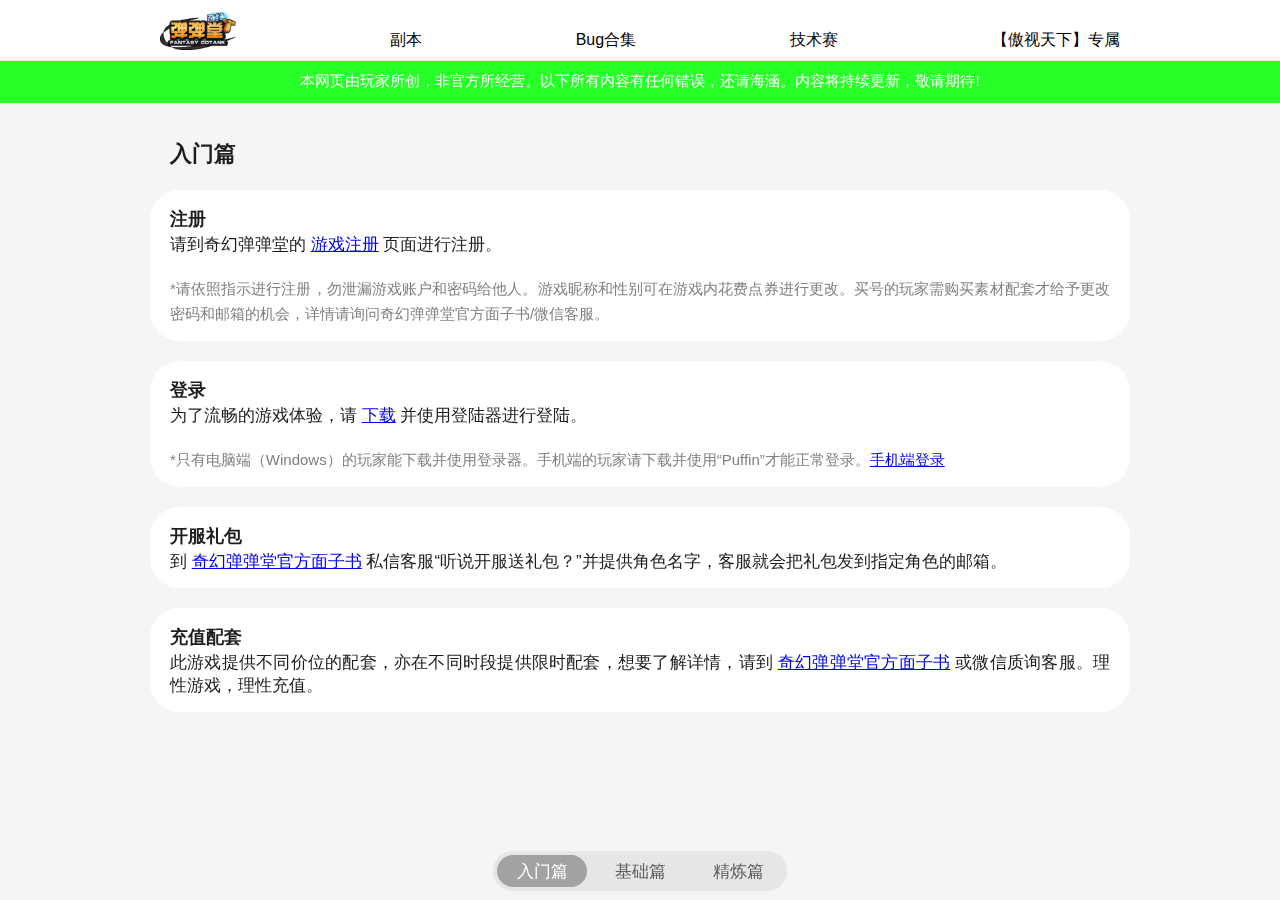
<file: index.html>
<!DOCTYPE html>
<html lang="zh-Hans">
<head>
	<meta charset="utf-8">
	<meta name="viewport" content="width=device-width, initial-scale=1, viewport-fit=cover">
	<title>奇幻弹弹堂 - 指南</title>
	<link rel="stylesheet" href="https://cdnjs.cloudflare.com/ajax/libs/font-awesome/4.7.0/css/font-awesome.min.css">
	<link rel="stylesheet" type="text/css" href="home.css">
</head>
<body>
<!-- Header -->
<header>
    <div class="header-container">
        <nav class="nav">
            <ul class="nav-list nav-list-mobile">
                <li class="nav-item">
                    <div class="mobile-menu">
                    	<span class="line-border line-border-top">
	                        <span class="line line-top"></span>
	                    </span>
	                    <span class="line-border line-border-bottom">
	                        <span class="line line-bottom"></span>
	                    </span>
                    </div>
                </li>
                <li class="nav-item logo">
                    <a href="index.html" class="nav-link nav-link-logo"></a>
                </li>
            </ul>
            <ul class="nav-list nav-list-mobile nav-list-larger">
                <li class="notice-box">
                    <div class="notice">
                        <p>
                            欢迎
                        </p>
                    </div>
                </li>
            </ul>
            <ul class="nav-list nav-list-larger">
                <li class="nav-item nav-item-hidden">
                    <a href="index.html" class="nav-link nav-link-logo"></a>
                </li>
                <li class="nav-item">
                    <a href="Gamescript.html" class="nav-link">副本</a>
                </li>
                <li class="nav-item">
                    <a href="bugcom.html" class="nav-link">Bug合集</a>
                </li>
                <li class="nav-item">
                    <a href="Tec.html" class="nav-link">技术赛</a>
                </li>
                <li class="nav-item">
                    <a href="Login.html" class="nav-link">【傲视天下】专属</a>
                </li>
            </ul>
        </nav>
    </div>
</header>

<!-- Main -->
<main class="main">
	<!-- Main -Ribbon -->
	<section class="homepage-section collection-module">
		<div class="module-content">
			<div class="ribbon-notice">
				<div class="section-content section-content-notice">
					<span class="ribbon-copy variant">
						本网页由玩家所创，非官方所经营。以下所有内容有任何错误，还请海涵。内容将持续更新，敬请期待!
					</span>
				</div>
			</div>
		</div>
	</section>
    
    <!-- Main Content -->
    <section class="main-module">
        <div class="section-content">
            <div class="wrapper">
                <div class="wrapper-box">
                    <div class="box">
                        <button class="links" onclick="openEventP(event, 'ENT')" id="DOpen">入门篇</button>
                        <button class="links" onclick="openEventP(event, 'BAS')" id="two">基础篇</button>
                        <button class="links" onclick="openEventP(event, 'REF')" id="three">精炼篇</button>
                        <div class="segmentnav-selection-background"></div>
                    </div>
                </div>
            </div>
            <div id="google_translate_element"></div>

            <!-- 入门篇 -->
            <div id="ENT" class="links-content">
                <!-- 标题 -->
                <div class="title-container">
                    <div class="container">
                        <div class="title">
                            <span>
                                入门篇
                            </span>
                            
                        </div>
                    </div>
                </div>
    
                <!-- 注册 -->
                <div class="small-container">
                    <div class="container">
                        <div class="title">
                            <span>
                                注册
                            </span>
                        </div>
                        <div class="content">
                            <span>
                                请到奇幻弹弹堂的
                                <a href="https://fantasyddt.com/game/register.php">游戏注册</a>
                                页面进行注册。
                            </span>
                            <br><br>
                            <span class="notice">
                                *请依照指示进行注册，勿泄漏游戏账户和密码给他人。游戏昵称和性别可在游戏内花费点券进行更改。买号的玩家需购买素材配套才给予更改密码和邮箱的机会，详情请询问奇幻弹弹堂官方面子书/微信客服。
                            </span>
                        </div>
                    </div>
                </div>

                <!-- 登录 -->
                <div class="small-container">
                    <div class="container">
                        <div class="title">
                            <span>
                                登录
                            </span>
                        </div>
                        <div class="content">
                            <span>
                                为了流畅的游戏体验，请
                                <a href="https://fantasyddt.com/main/download.html">下载</a>
                                并使用登陆器进行登陆。
                            </span>
                            <br><br>
                            <span class="notice">
                                *只有电脑端（Windows）的玩家能下载并使用登录器。手机端的玩家请下载并使用“Puffin”才能正常登录。<a href="https://fantasyddt.com/game/ ">手机端登录</a>
                            </span>
                        </div>
                    </div>
                </div>

                <!-- 开服礼包 -->
                <div class="small-container">
                    <div class="container">
                        <div class="title">
                            <span>
                                开服礼包
                            </span>
                        </div>
                        <div class="content">
                            <span>
                                到
                                <a href="https://www.facebook.com/FantasyDDTank/">奇幻弹弹堂官方面子书</a>
                                私信客服“听说开服送礼包？”并提供角色名字，客服就会把礼包发到指定角色的邮箱。
                            </span>
                        </div>
                    </div>
                </div>

                <!-- 充值配套 -->
                <div class="small-container">
                    <div class="container">
                        <div class="title">
                            <span>
                                充值配套
                            </span>
                        </div>
                        <div class="content">
                            <span>
                                此游戏提供不同价位的配套，亦在不同时段提供限时配套，想要了解详情，请到
                                <a href="https://www.facebook.com/FantasyDDTank/">奇幻弹弹堂官方面子书</a>
                                或微信质询客服。理性游戏，理性充值。
                            </span>
                        </div>
                    </div>
                </div>
            </div>

            <!-- 基础篇 -->
            <div id="BAS" class="links-content">
                <!-- 标题 -->
                <div class="title-container">
                    <div class="container">
                        <div class="title">
                            <span>
                                基础篇
                            </span>
                        </div>
                    </div>
                </div>
                <!-- 资讯 -->
                <div class="small-container information">
                    <div class="container">
                        <div class="title">
                            <span>
                                阅读顺序
                            </span>
                        </div>
                        <div class="content">
                            <span>
                                以下内容是根据游戏主页的左至右，上至下所排列的。点击标题显示 / 关闭内容。
                            </span>
                        </div>
                    </div>
                </div>

                <!-- 面板 -->
                <div class="small-container">
                    <div class="container" id="container-0">
                        <div class="title main-title" id="title-0">
                            <span>
                                面板
                            </span>
                        </div>

                        <div id="content-0">
                            <div class="title">
                                <span>
                                    1. 头像
                                </span>
                            </div>
                            <div class="content">
                                <span>
                                    点击头像即可开启背包，快速开启键 – B。
                                </span>
                            </div>
                            
                            <br>
                            <div class="title">
                                <span>
                                    2. VIP充值
                                </span>
                            </div>
                            <div class="content">
                                <span>
                                    建议开启VIP，享VIP专权。
                                </span>
                                <br>
                                <span>
                                    <b>如何开启：</b>点击“立即续费”，并确认并支付点券开通即可。
                                </span>
                            </div>

                            <br>
                            <div class="title">
                                <span>
                                    3. 弹王盟约
                                </span>
                            </div>
                            <div class="content">
                                <span>
                                    建议开启弹王盟约，享弹王特权。
                                </span>
                                <br>
                                <span>
                                    <b>如何开启：</b>点击“立即续费”，并确认并支付点券开通即可。
                                </span>
                            </div>

                            <br>
                            <div class="title">
                                <span>
                                    4. 邮件
                                </span>
                            </div>
                            <div class="content">
                                <span>
                                    收发物品的地方，快速开启键 – R。
                                </span>
                            </div>

                            <br>
                            <div class="title">
                                <span>
                                    5. 名人堂
                                </span>
                            </div>
                            <div class="content">
                                <span>
                                    展示个人与公会战斗力的排行榜（战队未开放）。此游戏只开放【一区】，跨区任何没用作用。除却“战斗力”以外的排行榜皆不准确。
                                </span>
                            </div>

                            <br>
                            <div class="title">
                                <span>
                                    6. 弹王契约
                                </span>
                            </div>
                            <div class="content">
                                <span>
                                    建议开启弹王契约，享弹王特权。
                                </span>
                                <br>
                                <span>
                                    <b>如何开启：</b>点击弹王契约，并确认并支付开通即可。
                                </span>
                            </div>

                            <br>
                            <div class="title">
                                <span>
                                    7. 福利加油站
                                </span>
                            </div>
                            <div class="content">
                                <ul>
                                    <li class="sub-title">签到buff</li>
                                    <li class="sub-content">增加经验和功勋收益，不知是否生效。</li>
                                    <br>
                                    <li class="sub-title">战力加油</li>
                                    <li class="sub-content">战力达到指定标准就能获得指定奖励。</li>
                                </ul>
                            </div>
                        </div>
                    </div>
                </div>

                <!-- 活动 -->
                <div class="small-container">
                    <div class="container" id="container-1">
                        <div class="title main-title" id="title-1">
                            <span>
                                活动
                            </span>
                        </div>

                        <div id="content-1">
                            <div class="title">
                                <span>
                                    1. 累积登入
                                </span>
                            </div>
                            <div class="content">
                                <span>
                                    可连续领取登陆奖励，为期六天（第七天奖励不能被领取）。此奖励一个玩家只能完成一次。
                                </span>
                            </div>

                            <br>
                            <div class="title">
                                <span>
                                    2. 限时活动
                                </span>
                            </div>
                            <div class="content">
                                <ul>
                                    <li class="sub-title">新手礼包</li>
                                    <li class="sub-content">此奖励一个玩家只能领取一次。</li>
                                    <br>
                                    <li class="sub-title">活动素材兑换</li>
                                    <li class="sub-content">兑换活动使用的素材（相关活动结束就会关闭）。</li>
                                </ul>
                            </div>

                            <br>
                            <div class="title">
                                <span>
                                    3. 大富翁
                                </span>
                            </div>
                            <div class="content">
                                <span>
                                    内涵永久武器（神器，极·武器，等等），副手（巴罗夫盾牌），稀有武器高级碎片（金箍棒，极·龙尾竹，极·垂云竿，等等），稀有泡泡（龙舟泡泡），等等。

                                    <br><br>
                                    每天有三次免费掷骰子的机会，亦可花费点券一直投掷骰子直至幸运积分到达每日上限，到达每日上限将不能进行投掷（幸运积分将在午夜12时进行刷新）。大富翁格子中的宝物可使用点券进行“刷新”，其刷新出的格中宝物<b>不会</b>在午夜12时进行刷新。
                                </span>
                            </div>

                            <br>
                            <div class="title">
                                <span>
                                    4. 捣蛋怪兽（年兽）
                                </span>
                            </div>
                            <div class="content">
                                <span>
                                    每天有一次挑战的机会，根据玩家造成的伤害来给予奖励。建议玩家每天进行挑战，挑战前请务必购买BUFF增加伤害。
                                    <br><br>
                                    <b>奖励：</b><br>
                                    【奇幻】一级年兽箱子：开孔钻头1级*50，开孔钻头2级*50，开孔钻头3级*50，进阶石*50，坐骑图鉴碎片*50，初级坐骑升级石*50，荣誉精华*50
                                    <br><br>
                                    【奇幻】二级年兽箱子：开孔钻头1级*50，开孔钻头2级*50，开孔钻头3级*50，封印石*30，坐骑升级丹*200，坐骑图鉴碎片*100，荣誉精华*50
                                    <br><br>
                                    【奇幻】三级年兽箱子：开孔钻头4级*50，开孔钻头5级*50，战魂丹*200，圣火之炬碎片*2，远古幼龙高级封印*2，属性宝珠Lv4*2，荣誉精华*100
                                    <br><br>
                                    【奇幻】四级年兽箱子：战魂丹*200，魂晶盒(中)*10，坐骑图鉴碎片*30，初级坐骑升级石*50，中级坐骑升级石*50，路瑟法碎片*1，真.爱心回力标高级碎片*2，真.牛头怪高级碎片*2，真·远古竹枪高级碎片*2
                                    <br><br>
                                    【奇幻】五级年兽箱子：冰晶凤凰高级封印*2，高级神器碎片箱*3，高级祭品*200，灵魂石*500，注灵石*500，荣誉精华*300，战魂丹*600，初级坐骑升级石*200，中级坐骑升级石*200
                                    <br><br>
                                    <span class="NTC"><b>贴士：</b>伤害不高的玩家可使用宠物 – 小鸡/小毒鸡的宠物技能【V3炮台】进行伤害叠加再配合坐骑技能【重创】 / 【穿甲】进行攻击。</span>
                                </span>
                            </div>

                            <br>
                            <div class="title">
                                <span>
                                    5. 娱乐竞技
                                </span>
                            </div>
                            <div class="content">
                                <span>
                                    用途不明，疑似无法使用。
                                </span>
                            </div>

                            <br>
                            <div class="title">
                                <span>
                                    6. 打折商城
                                </span>
                            </div>
                            <div class="content">
                                <span>
                                    可购买各类打折素材和物品（现处于关闭状态）。
                                </span>
                            </div>

                            <br>
                            <div class="title">
                                <span>
                                    7. 弹弹乐
                                </span>
                            </div>
                            <div class="content">
                                <span>
                                    花费点券购买乐币进行抽奖，并获得积分。完成一条直线获得300点券。积分不能被兑换，属于游戏bug。
                                </span>
                            </div>

                            <br>
                            <div class="title">
                                <span>
                                    8. 宝藏拼拼拼
                                </span>
                            </div>
                            <div class="content">
                                <span>
                                    未开放。
                                </span>
                            </div>

                            <br>
                            <div class="title">
                                <span>
                                    9. 充值狂欢
                                </span>
                            </div>
                            <div class="content">
                                <span>
                                    未开放。
                                </span>
                            </div>

                            <br>
                            <div class="title">
                                <span>
                                    10. 成双成对
                                </span>
                            </div>
                            <div class="content">
                                <span>
                                    未开放。
                                </span>
                            </div>

                            <br>
                            <div class="title">
                                <span>
                                    11. 消除大师
                                </span>
                            </div>
                            <div class="content">
                                <span>
                                    类似消消乐，每天提供5个步数，于午夜12时进行刷新。移动方块有几率获得水晶，可于水晶商店兑换素材。消除方块亦可获得积分，消除越多，积分越多。达到指定目标积分可获得指定奖励。可花费点券购买道具提高趣味性。

                                    <br><br>
                                    <span class="ATT"><b>注意：</b>切勿购买过多的步数，步数将于午夜进行刷新。</span>
                                </span>
                            </div>

                            <br>
                            <div class="title">
                                <span>
                                    12. 弹弹奇缘
                                </span>
                            </div>
                            <div class="content">
                                <span>
                                    每次上供会获得随机素材。供奉达到指定的次数将获得指定的素材。
                                </span>
                            </div>

                            <br>
                            <div class="title">
                                <span>
                                    13. 英雄之门
                                </span>
                            </div>
                            <div class="content">
                                <span>
                                    未开放。
                                </span>
                            </div>

                            <br>
                            <div class="title">
                                <span>
                                    14. 皇家银行
                                </span>
                            </div>
                            <div class="content">
                                <span>
                                    存入点券，收益则为绑定点券。不同的期限有不同的利息，分别是活期，一个月，三个月，五个月。活期需存够二十四小时才算一日利息。
                                </span>
                            </div>
                        </div>
                    </div>
                </div>

                <!-- 精彩玩法 -->
                <div class="small-container">
                    <div class="container" id="container-2">
                        <div class="title main-title" id="title-2">
                            <span>
                                精彩玩法
                            </span>
                        </div>
                        
                        <div id="content-2">
                            <div class="content">
                                <span>
                                    除却“城市争夺”和“世界BOSS”其他皆无用处。
                                </span>
                            </div>

                            <br>
                            <div class="title">
                                <span>
                                    1. 城市争夺
                                </span>
                            </div>
                            <div class="content">
                                <span>
                                    首先选择红蓝方阵，进入后点击右上角的帮助，阅读规则。
                                    <br><br>
                                    <b>领主奖励：</b>
                                    <br>
                                    <b>星期一 - 巢穴领主礼包</b>
                                    <br>
                                    开孔钻头5级*50，进阶石*50，紫晶石*100，魔法修炼药水2级*50，糖糖淑女称号卡*1
                                    <br>
                                    <b>随机获得</b>：兔包车图鉴卡，萌兔图鉴卡，竹熊猫图鉴卡

                                    <br><br>
                                    <b>星期二 - 王城精锐礼包</b>
                                    <br>
                                    金沙*100，高级祭品*200，修炼药水4级*20，弹弹绅士称号卡*1，高级魔石*20
                                    <br>
                                    <b>随机获得</b>：猴塞雷召唤卡，喵喵召唤卡，暴力熊召唤卡

                                    <br><br>
                                    <b>星期三 - 黑暗祭祀礼包</b>
                                    <br>
                                    超级经验药水*500，淡雅脱俗称号卡*1
                                    <br>
                                    <b>随机获得</b>：大力神，极·垂云竿，啵咕盾牌

                                    <br><br>
                                    <b>星期四 - 暗夜统领礼包</b>
                                    <br>
                                    情定终生+4*1，翔·天使之赐*1，时尚靓丽称号卡*1，卓越四象魔石*3

                                    <br><br>
                                    <b>星期五 - 屠龙勇士礼包</b>
                                    <br>
                                    远古幼龙高级封印*10，上古魔蛇高级封印*10，冰晶凤凰高级封印*10

                                    <br><br>
                                    <b>星期六 - 时空旅人礼包</b>
                                    <br>
                                    幸运神old

                                    <br><br>
                                    <b>星期日</b>
                                    <br>
                                    开孔钻头3级*4，开孔钻头5级*4，未卜先知称号卡*1 
                                    <br>
                                    <b>随机获得</b>：21级伤害宝珠*1，21级护甲宝珠*1，21级攻击宝珠*1，3级攻伤宝珠*1
                                    </span>
                            </div>

                            <br>
                            <div class="title">
                                <span>
                                    2. 世界BOSS
                                </span>
                            </div>
                            <div class="content">
                                <span>
                                    世界BOSS的出现时间为马来西亚时间下午二时（1400）和晚上七时（1900）。开打时间为马来西亚时间下午二时零五分（1405）和晚上七时零五分（1905）。世界BOSS将于马来西亚时间下午三时（1500）和晚上八时（2000）关闭。于下午三时零五分（1505）和晚上八时零五分（2005）开始开放奖励兑换。

                                    <br><br>
                                    <span class="NTC"><b>贴士：</b>伤害不高的玩家可使用宠物 – 小鸡/小毒鸡的宠物技能【V3炮台】进行伤害叠加再配合攻击宝珠【吸血】。【V3炮台】若点不出来，请快速并连续的点击此技能直至技能使用。</span>

                                    <br><br>
                                    <span class="ATT"><b>注意：</b>（一）请理性叠加【V3炮台】，玩家可能因为过高的炮台层数 + 攻击宝珠【吸血】，导致自身死亡。（二）世界BOSS通常在开始后一分钟左右（40秒）死亡，BOSS死亡后玩家将不能进入。</span>

                                    <br><br>
                                    <span class="JY"><b>兑换建议：</b>建议兑换“荣誉精华”和“神秘卡牌”。</span>
                                </span>
                            </div>
                        </div>
                    </div>
                </div>

                <div class="small-container">
                    <div class="container" id="container-3">
                        <div class="title main-title" id="title-3">
                            <span>
                                弹弹商城
                            </span>
                        </div>

                        <div id="content-3">
                            <div class="content">
                                <span>
                                    第一次进入商城请选择“男生”，男生的物品比较齐全。可使用右上角的搜索栏进行搜索。
                                </span>
                            </div>

                            <br>
                            <div class="title">
                                <span>
                                    “推荐”的好物：
                                </span>
                            </div>
                            <div class="content">
                                <span>
                                    灵露丹，坐骑升级丹，技能升级灵珠，修炼药水3级，改名卡，求婚钻戒，勇士竞技门票（英雄），强化石，凝神药水2级，兽皮，秘银，陨金，魔钻，变色卡。
                                </span>
                            </div>

                            <br>
                            <div class="title">
                                <span>
                                    “道具”的好物：
                                </span>
                            </div>
                            <div class="content">
                                <span>
                                    圣诞祝福礼包，进阶石，神秘卡盒，四属神兽石，变性卡，高级能量石。
                                </span>
                            </div>
                        </div>
                    </div>
                </div>

                <div class="small-container">
                    <div class="container" id="container-4">
                        <div class="title main-title" id="title-4">
                            <span>
                                背包（快捷键B）
                            </span>
                        </div>

                        <div id="content-4">
                            <div class="title">
                                <span>
                                    1. 个人资料
                                </span>
                            </div>
                            <div class="title">
                                <span>
                                    称号管理
                                </span>
                            </div>
                            <div class="content">
                                <span>
                                    完成指定活动会获得指定称号。不同的称号有不同的属性。
                                </span>
                            </div>

                            <br>
                            <div class="title">
                                <span>
                                    探险家手册
                                </span>
                            </div>
                            <div class="content">
                                <span>
                                    完成【主线任务】- 【循环-龙巢】即可获得“探险家苍白币”。开启“探险家苍白币”获得探险点数。任意点击一个大纲，将会在中下的位置看见“探险家协会”。点击“探险家协会”以购买手册。手册共五个种类对应五个不同种类的大纲，不同的点数可以买到不同等级的手册：破碎（400）完整（800）璀璨（1200）。不同种类的大纲有不同的章节。开启该种类大纲的手册有几率获得碎片，集齐一章的碎片可使用点券进行激活。完成激活后会获得属性加成。
                                    <br><br>
                                    探险家手册可进行进化。进化需要消耗“进化材料”和达成“要求”。材料可在普通副本-龙巢之战 / 时空漩涡获得，亦可在商城进行购买。“进化要求”在“开始进化”的按键下面。
                                    <br><br>
                                    <span class="JY"><b>建议：</b>大量购买400点数的破碎手册，以数量压制！手册不是一朝一夕能完成的，希望玩家不要气馁。</span>
                                    <br><br>
                                    <span class="ATT"><b>注意：</b>“绑定”和“未绑定”的“进化材料”不能同时使用，请把其中一种放进“保险箱”或者出售。</span>
                                </span>
                            </div>

                            <br>
                            <div class="title">
                                <span>
                                    守护
                                </span>
                            </div>
                            <div class="content">
                                <span>
                                    “守护”内有着不同效果的“魂”。花费金币，经验值和守护之魂进行升级。“魂”的效果会随着守护等级的升级有所提升。“守护之魂”可以在每月的推广礼包里获得。
                                </span>
                            </div>

                            <br>
                            <div class="title">
                                <span>
                                    项链炼化
                                </span>
                            </div>
                            <div class="content">
                                <span>
                                    “项链炼化”分12级，级数越高血量加成越多。消耗“紫晶石”进行炼化升级。
                                </span>
                            </div>

                            <br>
                            <div class="title">
                                <span>
                                    夫妻情意
                                </span>
                            </div>
                            <div class="content">
                                <span>
                                    “夫妻情意”通过收集情意值进行升级，级数越高属性加成越多。夫妻可以通过挑战副本，夫妻战和使用道具获得情意值。到达指定级数，夫妻技能将进行升级。
                                </span>
                            </div>

                            <br>
                            <div class="title">
                                <span>
                                    守护符
                                </span>
                            </div>
                            <div class="content">
                                <span>
                                    “守护符”由开服礼包里获得。可以消耗“心愿石”和“灵愿石”进行升级，最高50级。
                                    <br><br>
                                    除了升级，守护符也可以进行“洗炼”。洗炼消耗粉尘和点券，最高为10星。粉尘可花费点券购买。
                                    <br><br>
                                    <span class="JY"><b>建议：</b>优先洗炼【韧性】，【守护】和【必抗】。</span>
                                </span>
                            </div>

                            <br>
                            <div class="title">
                                <span>
                                    2. 修炼
                                </span>
                            </div>
                            <div class="content">
                                <span>
                                    修炼分“外修”和“内修”。外修应用在日常副本和竞技；内修只在竞技生效。无论“外修”或“内修”都有等级上限。其上限为玩家等级 + 5级，最高修炼等级为75级。每日“可修炼次数”将会重置，玩家等级每升一级“可修炼次数”增加两次。修炼药水可在右下进行购买，亦或者到商城进行购买。
                                    <br><br>
                                    <span class="JY"><b>建议：</b>不建议玩家卡等级，导致修炼提升缓慢。</span>
                                </span>
                            </div>

                            <br>
                            <div class="title">
                                <span>
                                    3. 卡牌
                                </span>
                            </div>
                            <div class="content">
                                <span>
                                    卡牌内有很多“套”卡，不同数量的套卡会触发不同得效果。套卡内会分成“主卡”和“副卡”。主卡只能装备一张，副卡则能装备四张。每一张卡牌有不同的质量，分别为：铜，银，金和白金。可通过开启神秘卡牌获得高质量的卡。
                                    <br><br>
                                    “卡牌”内的五个卡槽分别可通过消耗“卡魂”进行升级，最高为40级。每一张卡牌可进行“洗点”为卡牌增加额外属性。“洗点”消耗卡魂和点券。卡魂可通过直接购买，开启卡魂宝珠，开启神秘卡牌获得。
                                    <br><br>
                                    通过开启神秘卡盒收集完整的套卡将完成“成就”。通过点击“卡魂”底下的“成就”进入，点击“完成”就会获得指定成就的属性。
                                    <br><br>
                                    <span class="JY"><b>建议：</b>卡牌质量为白金方可开始洗点，如果卡牌过早开始洗点，就算卡牌质量提升了，洗点的上限依旧不会提高。</span>
                                </span>
                            </div>

                            <br>
                            <div class="title">
                                <span>
                                    4. 图腾
                                </span>
                            </div>
                            <div class="content">
                                <span>
                                    图腾共分为五章，每十级一章，最高为50级。通过消耗“荣誉”和“点券”才可激活。荣誉可通过直接购买（每日20次），使用“荣誉精华”和攻打“世界BOSS”获得。
                                    <br><br>
                                    每一章的图腾皆可消耗“荣誉”和“图腾符石”进行“升阶”。升阶是以百分比的形式对该图腾的属性进行提升，最高为50%。
                                </span>
                            </div>

                            <br>
                            <div class="title">
                                <span>
                                    5. 宝珠
                                </span>
                            </div>
                            <div class="content">
                                <span>
                                    点击并阅读右上角的“帮助”进行详细了解。可透过直接购买，挑战副本和玩家交易获得。
                                    <br><br>
                                    <span class="JY"><b>建议：</b>高级进阶选择“超伤”宝珠。</span>
                                    <br><br>
                                    <span class="ATT"><b>注意：</b>（一）进行高级进阶时需确保有一页的空白，否则进阶出的宝珠将直接消失。（二）通过每周二和四马来西亚时间晚上七时（1900）到八时（2000）挑战【宝珠副本】所获得的“双倍宝珠”需手动进行分离，否则“批量合成”系统将判定为一颗。（通过点击宝珠再点击空白处进行分离）</span>
                                </span>
                            </div>

                            <br>
                            <div class="title">
                                <span>
                                    6. 图鉴
                                </span>
                            </div>
                            <div class="content">
                                <span>
                                    点击并阅读右上角的“帮助”进行详细了解。图鉴通过武器和服装来激活。武器和服装的来源：充值配套，图鉴配套，吉普赛商人，商城，大富翁，活动任务，精炼和熔炼
                                </span>
                            </div>

                            <br>
                            <div class="title">
                                <span>
                                    7. 魔石
                                </span>
                            </div>
                            <div class="content">
                                <span>
                                    魔石有着不同的种类和品质。可通过挑战副本，官方购买和完成任务获得。不同颜色的魔石代表着不同的质量，不同类型的魔石拥有不同的属性。魔石最高为10级，10级的魔石不能用做“祭品”来提升其他魔石的等级。
                                    <br><br>
                                    <span class="ATT"><b>注意：</b>（一）相同属性的“单属魔石”或“二圣魔石”无法重复装备。（二）“探索”，“批量探索”和“魔穴探险”无法使用。</span>
                                </span>
                            </div>

                            <br>
                            <div class="title">
                                <span>
                                    8. 神庙
                                </span>
                            </div>
                            <div class="content">
                                <span>
                                    神庙分为六星，每一星共十级，可通过“献祭”“低级祭品”和“高级祭品”来升级。玩家可通过直接购买，挑战副本和玩家交易获得祭品。
                                </span>
                            </div>

                            <br>
                            <div class="title">
                                <span>
                                    9.印刻
                                </span>
                            </div>
                            <div class="content">
                                <span>
                                    印刻有不同的“类型”，“种类”和“品质”。不同的“类型”有不同的套装属性和效果，一共七种，对应不同的符号。“种类”一共有六种，分别对应不同的形状和属性。“品质”一共有五种分别是粗糙（灰），普通（绿），优秀（蓝），精良（紫）和卓越（橙）。印刻可直接在“藏宝室”购买，挑战副本，完成任务，官方购买和玩家交易获得。“藏宝室”于印刻右上角。
                                    <br><br>
                                    印刻可通过消耗魂晶来进行锤炼，最高等级为+15。魂晶可以通过出售印刻和开启“魂晶盒”获得。
                                    <br><br>
                                    <span class="JY"><b>建议：</b>建议在装备上以2 + 2 + 2的方式搭配不同“类型”的印刻来达到最大的属性的加成。</span>
                                </span>
                            </div>

                        </div>
                    </div>
                </div>

            </div>

            <!-- 精炼篇 -->
            <div id="REF" class="links-content">
                <!-- 标题 -->
                <div class="title-container">
                    <div class="container">
                        <div class="title">
                            <span>
                                精炼篇
                            </span>
                        </div>
                    </div>
                </div>
                <div class="small-container">
                    <div class="container">
                        <div class="title">
                            <span>
                                精炼公式：
                            </span>
                        </div>
                        <div class="content">
                            <span>
                                1.  真·神器*2 + 极·武器*2<br>
                                2.  巴罗夫盾牌*3 + 真·天使之赐*1<br>
                                3.  精炼获得武器*3 + 爱心回力镖（不可使用“真”的）<br>
                                4.  精炼获得的武器*4<br>
                                5.  真·武器*1 + 极·武器*1 + 血量项链*1 + 天使之赐（不可使用“真”的）
                            </span>
                        </div>
                        <br><br>
                        <div class="title">
                            <span>
                                精炼获得的武器如下：
                            </span>
                        </div>
                        <div class="content">
                            <span>
                                •   极·飞天跑车<br>
                                •   极·魔力水枪<br>
                                •   极·缤纷甜筒<br>
                                •   极·爱心便当<br>
                                •   极·好声音<br>
                                •   极·飞天扫<br>
                                •   极·圣诞派<br>
                                •   极·海王叉<br>
                                •   极·圣水<br>
                                •   放逐之刃<br>
                                •   棒棒糖<br>
                                <br>
                                <b>以上武器皆可激活图鉴。记得激活后再将其使用进行精炼。</b>
                            </span>
                            <br><br>
                            <span>
                                <b>真·神器（获得方式：熔炼 / 普通副本-啵咕王城）：</b><br>真·爱心回力标，真·远古竹枪，真·牛头怪，真·疯狂小鸡<br><br>
                                <b>极·武器（获得方式：开启公会红包 / 玩大富翁）：</b><br>极·司马砸缸，极·医用工具箱，极·神风，极·烈火，极·雷霆，极·牛顿水果篮，极·畅通利器，极·轰天，极·黑白家电<br><br>
                                <b>真·武器（获得方式：商城购买）：</b><br>真·司马砸缸，真·医用工具箱，真·神风，真·烈火，真·雷霆，真·牛顿水果篮，真·畅通利器，真·轰天，真·黑白家电<br><br>
                                <b>血量项链（获得方式：开启公会红包 / 公会商城购买 / 普通副本-邪神部落 / 熔炼 / 充值 / 累积充值）</b>
                            </span>
                        </div>
                    </div>
                </div>

            </div>

        </div>
    </section>
</main>
</body>

<script>
    function openEventP(evt, cityName) {
        var i, linkscontent, links;
        linkscontent = document.getElementsByClassName("links-content");
        for (i = 0; i < linkscontent.length; i++) {
            linkscontent[i].style.display = "none";
        }
        links = document.getElementsByClassName("links");
        for (i = 0; i < links.length; i++) {
            links[i].className = links[i].className.replace(" active", "");
        }
        document.getElementById(cityName).style.display = "block";
        evt.currentTarget.className += " active";
    }

// Get the element with id="defaultOpen" and click on it
document.getElementById("DOpen").click();
</script>

<script src="js/headerncontent.js"></script>
</html>
</file>
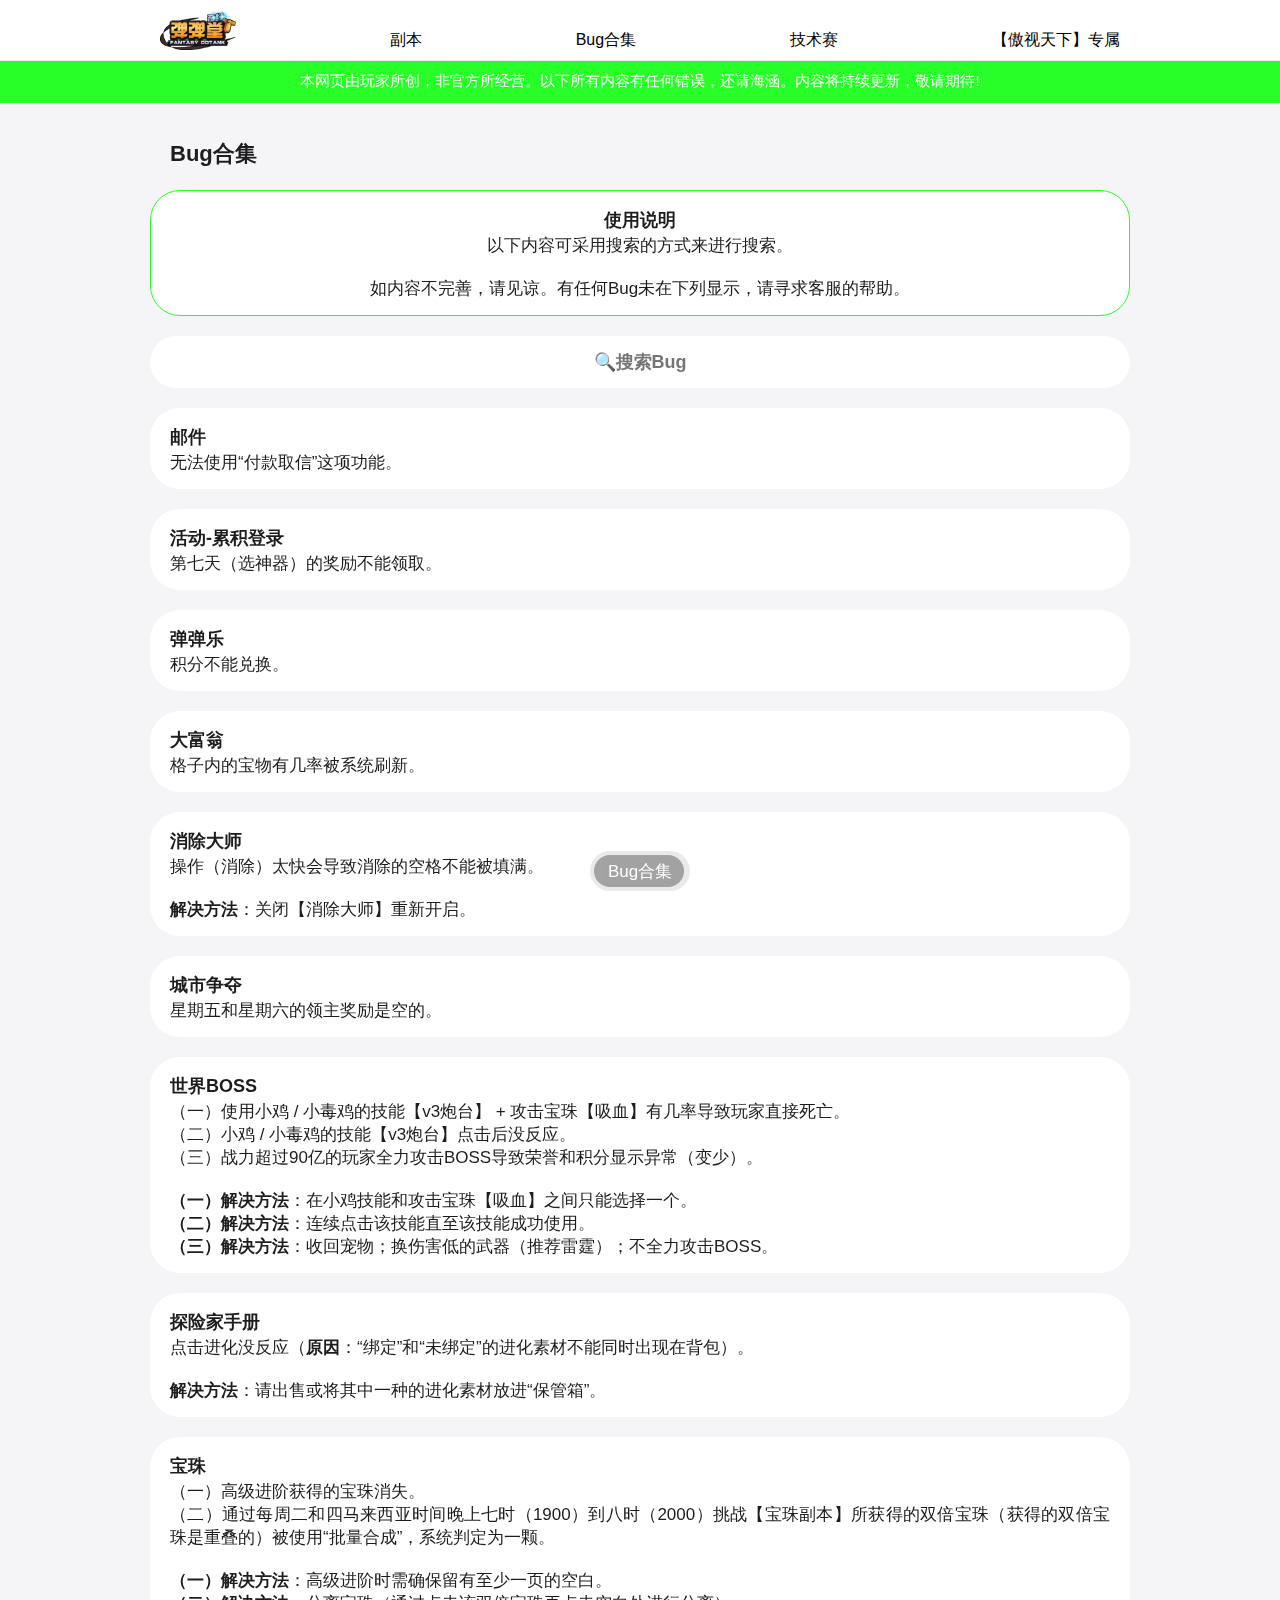
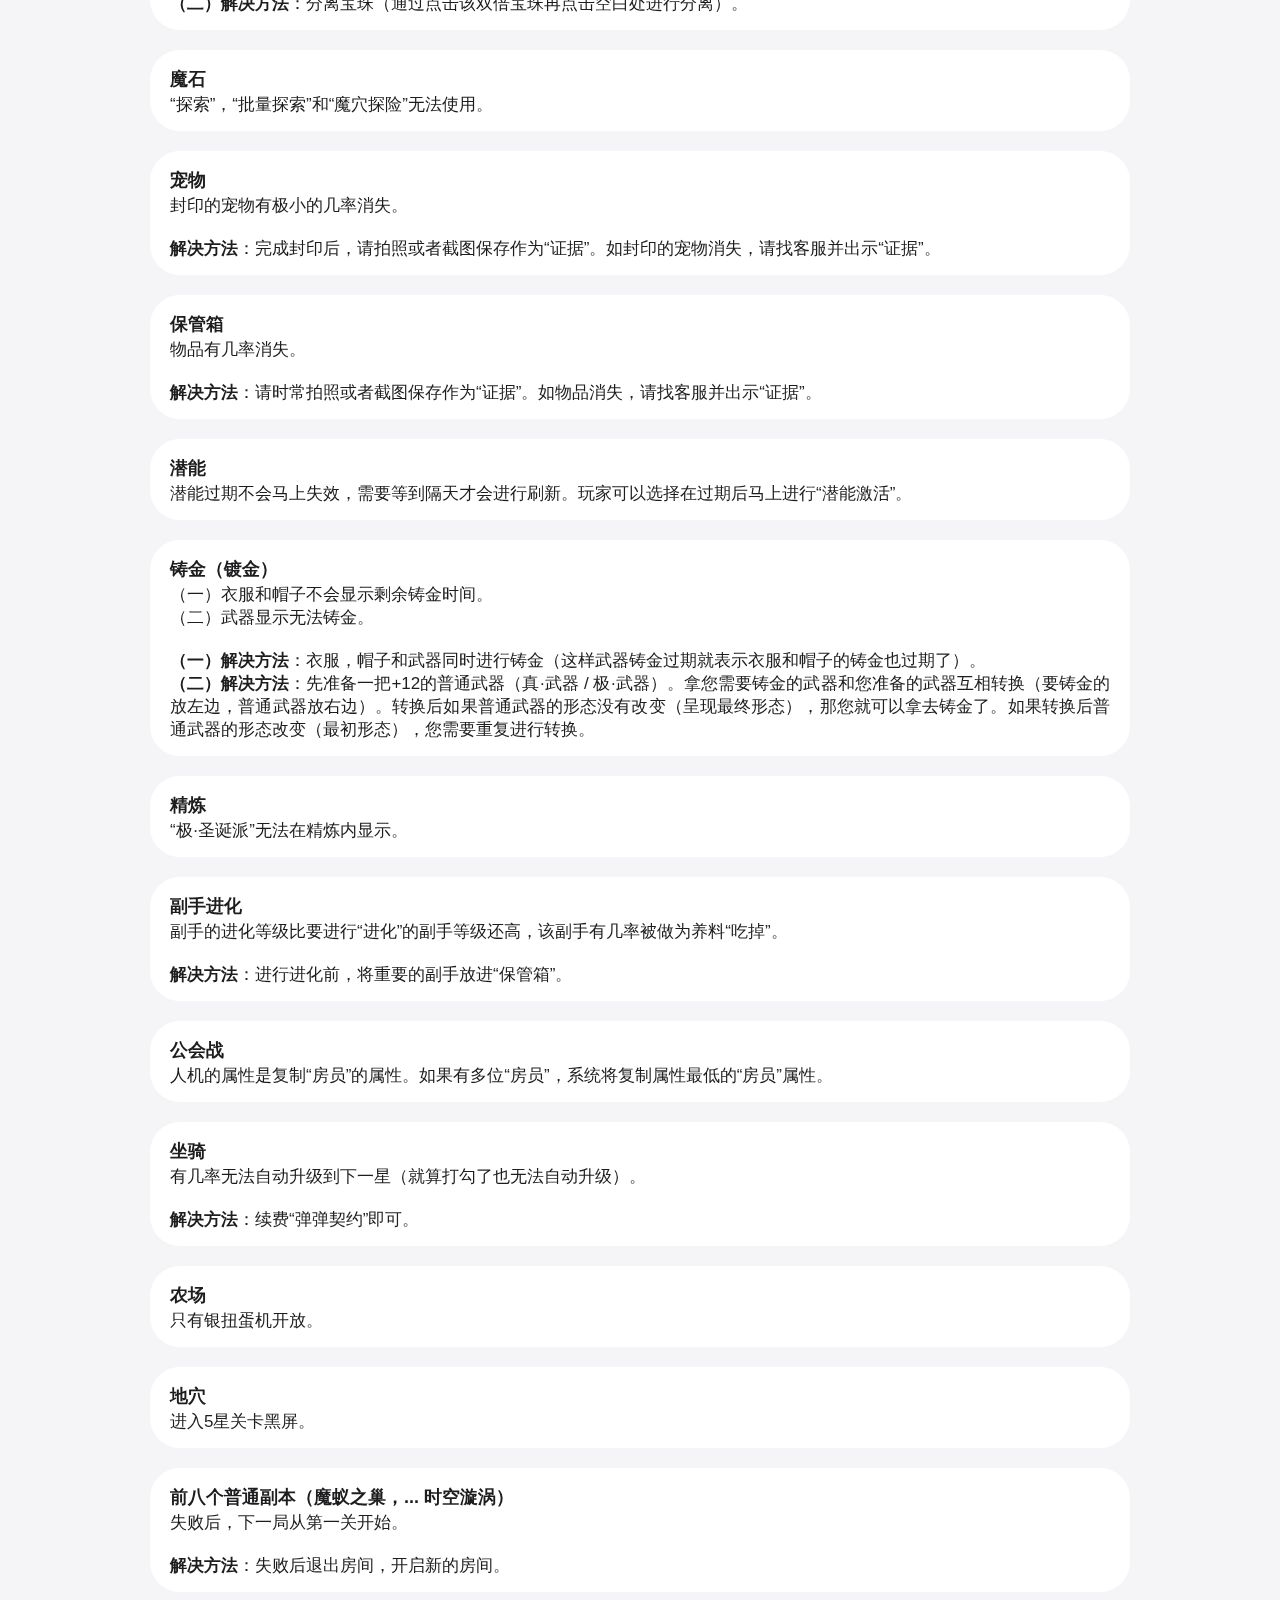
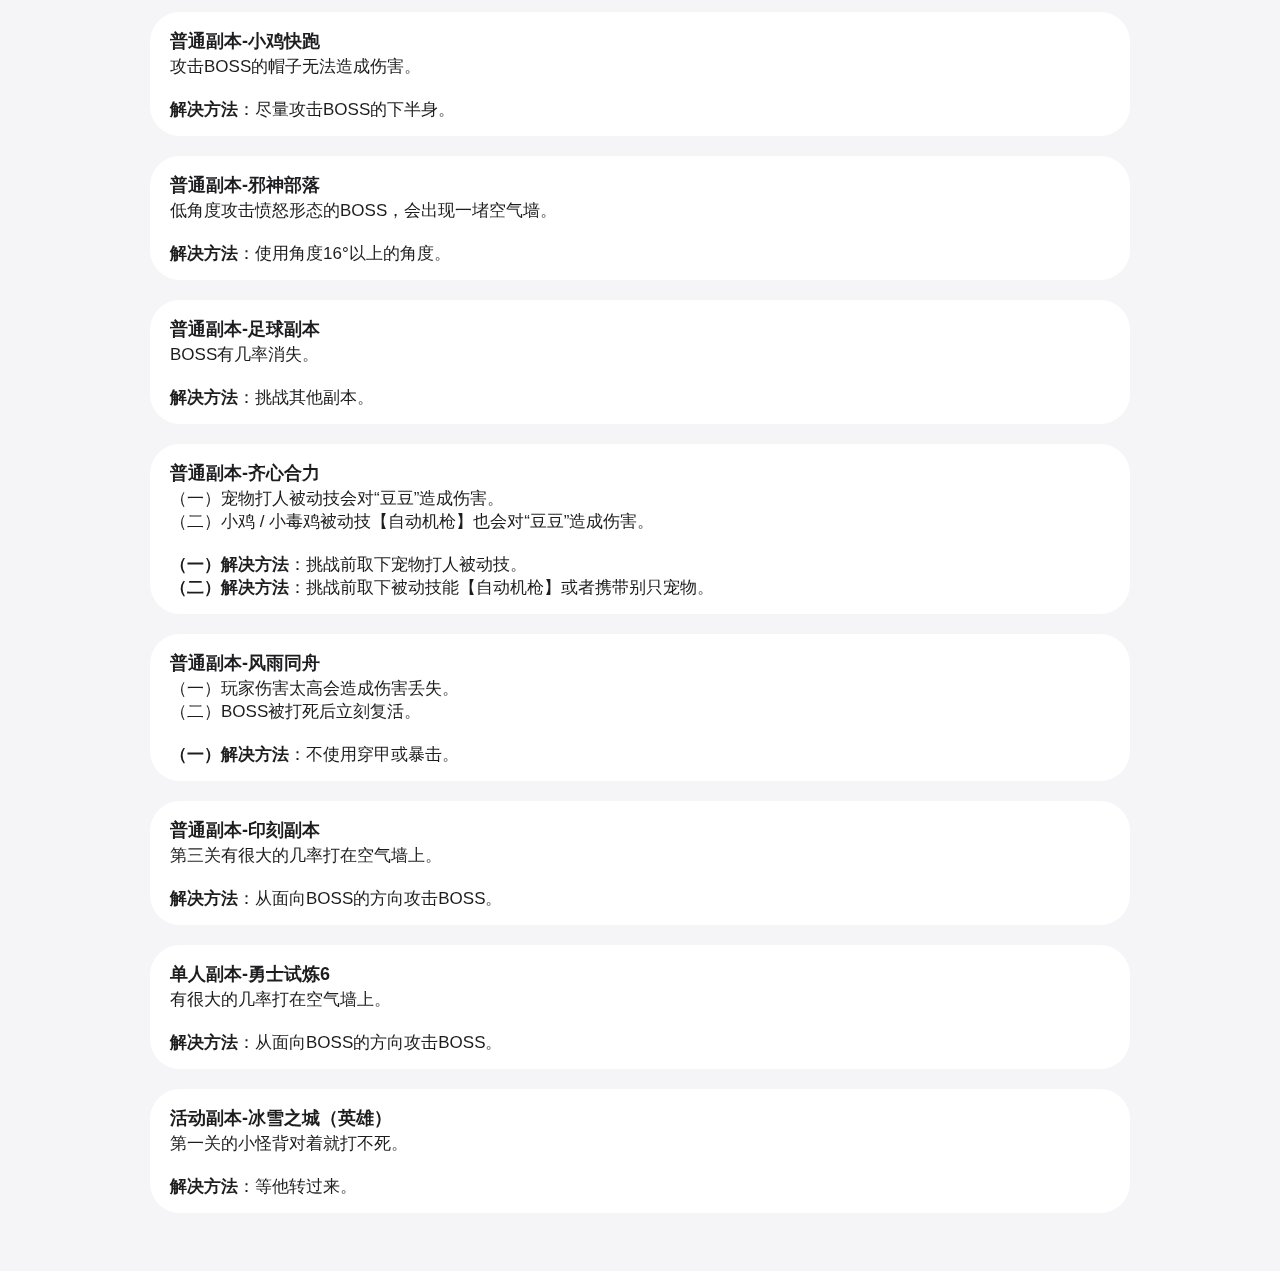
<file: bugcom.html>
<!DOCTYPE html>
<html lang="zh-Hans">
<head>
	<meta charset="utf-8">
	<meta name="viewport" content="width=device-width, initial-scale=1, viewport-fit=cover">
	<title>奇幻弹弹堂 - Bug合集</title>
	<link rel="stylesheet" href="https://cdnjs.cloudflare.com/ajax/libs/font-awesome/4.7.0/css/font-awesome.min.css">
	<link rel="stylesheet" type="text/css" href="bugcom.css">
</head>
<body>
<!-- Header -->
<header>
    <div class="header-container">
        <nav class="nav">
            <ul class="nav-list nav-list-mobile">
                <li class="nav-item">
                    <div class="mobile-menu">
                    	<span class="line-border line-border-top">
	                        <span class="line line-top"></span>
	                    </span>
	                    <span class="line-border line-border-bottom">
	                        <span class="line line-bottom"></span>
	                    </span>
                    </div>
                </li>
                <li class="nav-item logo">
                    <a href="index.html" class="nav-link nav-link-logo"></a>
                </li>
            </ul>
            <ul class="nav-list nav-list-mobile nav-list-larger">
                <li class="notice-box">
                    <div class="notice">
                        <p>欢迎</p>
                    </div>
                </li>
            </ul>
            <ul class="nav-list nav-list-larger">
                <li class="nav-item nav-item-hidden">
                    <a href="index.html" class="nav-link nav-link-logo"></a>
                </li>
                <li class="nav-item">
                    <a href="Gamescript.html" class="nav-link">副本</a>
                </li>
                <li class="nav-item">
                    <a href="bugcom.html" class="nav-link">Bug合集</a>
                </li>
                <li class="nav-item">
                    <a href="Tec.html" class="nav-link">技术赛</a>
                </li>
                <li class="nav-item">
                    <a href="Login.html" class="nav-link">【傲视天下】专属</a>
                </li>
            </ul>
        </nav>
    </div>
</header>
<script src="js/header.js"></script>

<!-- Main -->
<main class="main">
	<!-- Main -Ribbon -->
	<section class="homepage-section collection-module">
		<div class="module-content">
			<div class="ribbon-notice">
				<div class="section-content section-content-notice">
					<span class="ribbon-copy variant">
						本网页由玩家所创，非官方所经营。以下所有内容有任何错误，还请海涵。内容将持续更新，敬请期待!
					</span>
				</div>
			</div>
		</div>
	</section>
    <!-- Main Content -->
    <section class="main-module">
        <div class="section-content">
            <div class="wrapper">
                <div class="wrapper-box">
                    <div class="box">
                        <button class="links" onclick="openEventP(event, 'DROP')" id="DOpen">Bug合集</button>
                        <div class="segmentnav-selection-background"></div>
                    </div>
                </div>
            </div>

            <!-- Bug合集 -->
            <div id="DROP" class="links-content">
                <!-- 标题 -->
                <div class="title-container">
                    <div class="container">
                        <div class="title">
                            <span>
                                Bug合集
                            </span>
                        </div>
                    </div>
                </div>
                <!-- 资讯 -->
                <div class="small-container information">
                    <div class="container">
                        <div class="title">
                            <span>
                                使用说明
                            </span>
                        </div>
                        <div class="content">
                            <span>
                                以下内容可采用搜索的方式来进行搜索。
                                <br><br>
                                如内容不完善，请见谅。有任何Bug未在下列显示，请寻求客服的帮助。
                            </span>
                        </div>
                    </div>
                </div>

                <div class="search-container">
                    <input type="text" id="myInput" onkeyup="myFunction()" placeholder="🔍搜索Bug" title="输入名字">
                </div>

                <ul id="myUL">
                    <li class="small-container">
                        <div class="container">
                            <a>
                                <div class="title">
                                    <span>
                                        邮件
                                    </span>
                                </div>
                                <div class="content">
                                    <span>
                                        无法使用“付款取信”这项功能。
                                    </span>
                                </div>
                            </a>
                        </div>
                    </li>

                    <li class="small-container">
                        <div class="container">
                            <a>
                                <div class="title">
                                    <span>
                                        活动-累积登录
                                    </span>
                                </div>
                                <div class="content">
                                    <span>
                                        第七天（选神器）的奖励不能领取。
                                    </span>
                                </div>
                            </a>
                        </div>
                    </li>

                    <li class="small-container">
                        <div class="container">
                            <a>
                                <div class="title">
                                    <span>
                                        弹弹乐
                                    </span>
                                </div>
                                <div class="content">
                                    <span>
                                        积分不能兑换。
                                    </span>
                                </div>
                            </a>
                        </div>
                    </li>

                    <li class="small-container">
                        <div class="container">
                            <a>
                                <div class="title">
                                    <span>
                                        大富翁
                                    </span>
                                </div>
                                <div class="content">
                                    <span>
                                        格子内的宝物有几率被系统刷新。
                                    </span>
                                </div>
                            </a>
                        </div>
                    </li>

                    <li class="small-container">
                        <div class="container">
                            <a>
                                <div class="title">
                                    <span>
                                        消除大师
                                    </span>
                                </div>
                                <div class="content">
                                    <span>
                                        操作（消除）太快会导致消除的空格不能被填满。
                                        <br><br>
                                        <b>解决方法</b>：关闭【消除大师】重新开启。
                                    </span>
                                </div>
                            </a>
                        </div>
                    </li>

                    <li class="small-container">
                        <div class="container">
                            <a>
                                <div class="title">
                                    <span>
                                        城市争夺
                                    </span>
                                </div>
                                <div class="content">
                                    <span>
                                        星期五和星期六的领主奖励是空的。
                                    </span>
                                </div>
                            </a>
                        </div>
                    </li>

                    <li class="small-container">
                        <div class="container">
                            <a>
                                <div class="title">
                                    <span>
                                        世界BOSS
                                    </span>
                                </div>
                                <div class="content">
                                    <span>
                                        （一）使用小鸡 / 小毒鸡的技能【v3炮台】 + 攻击宝珠【吸血】有几率导致玩家直接死亡。
                                        <br>
                                        （二）小鸡 / 小毒鸡的技能【v3炮台】点击后没反应。
                                        <br>
                                        （三）战力超过90亿的玩家全力攻击BOSS导致荣誉和积分显示异常（变少）。
                                        <br><br>
                                        <b>（一）解决方法</b>：在小鸡技能和攻击宝珠【吸血】之间只能选择一个。
                                        <br>
                                        <b>（二）解决方法</b>：连续点击该技能直至该技能成功使用。
                                        <br>
                                        <b>（三）解决方法</b>：收回宠物；换伤害低的武器（推荐雷霆）；不全力攻击BOSS。
                                    </span>
                                </div>
                            </a>
                        </div>
                    </li>

                    <li class="small-container">
                        <div class="container">
                            <a>
                                <div class="title">
                                    <span>
                                        探险家手册
                                    </span>
                                </div>
                                <div class="content">
                                    <span>
                                        点击进化没反应（<b>原因</b>：“绑定”和“未绑定”的进化素材不能同时出现在背包）。
                                        <br><br>
                                        <b>解决方法</b>：请出售或将其中一种的进化素材放进“保管箱”。
                                    </span>
                                </div>
                            </a>
                        </div>
                    </li>

                    <li class="small-container">
                        <div class="container">
                            <a>
                                <div class="title">
                                    <span>
                                        宝珠
                                    </span>
                                </div>
                                <div class="content">
                                    <span>
                                        （一）高级进阶获得的宝珠消失。
                                        <br>
                                        （二）通过每周二和四马来西亚时间晚上七时（1900）到八时（2000）挑战【宝珠副本】所获得的双倍宝珠（获得的双倍宝珠是重叠的）被使用“批量合成”，系统判定为一颗。
                                        <br><br>
                                        <b>（一）解决方法</b>：高级进阶时需确保留有至少一页的空白。
                                        <br>
                                        <b>（二）解决方法</b>：分离宝珠（通过点击该双倍宝珠再点击空白处进行分离）。
                                    </span>
                                </div>
                            </a>
                        </div>
                    </li>

                    <li class="small-container">
                        <div class="container">
                            <a>
                                <div class="title">
                                    <span>
                                        魔石
                                    </span>
                                </div>
                                <div class="content">
                                    <span>
                                        “探索”，“批量探索”和“魔穴探险”无法使用。
                                    </span>
                                </div>
                            </a>
                        </div>
                    </li>

                    <li class="small-container">
                        <div class="container">
                            <a>
                                <div class="title">
                                    <span>
                                        宠物
                                    </span>
                                </div>
                                <div class="content">
                                    <span>
                                        封印的宠物有极小的几率消失。
                                        <br><br>
                                        <b>解决方法</b>：完成封印后，请拍照或者截图保存作为“证据”。如封印的宠物消失，请找客服并出示“证据”。
                                    </span>
                                </div>
                            </a>
                        </div>
                    </li>

                    <li class="small-container">
                        <div class="container">
                            <a>
                                <div class="title">
                                    <span>
                                        保管箱
                                    </span>
                                </div>
                                <div class="content">
                                    <span>
                                        物品有几率消失。
                                        <br><br>
                                        <b>解决方法</b>：请时常拍照或者截图保存作为“证据”。如物品消失，请找客服并出示“证据”。
                                    </span>
                                </div>
                            </a>
                        </div>
                    </li>

                    <li class="small-container">
                        <div class="container">
                            <a>
                                <div class="title">
                                    <span>
                                        潜能
                                    </span>
                                </div>
                                <div class="content">
                                    <span>
                                        潜能过期不会马上失效，需要等到隔天才会进行刷新。玩家可以选择在过期后马上进行“潜能激活”。
                                    </span>
                                </div>
                            </a>
                        </div>
                    </li>

                    <li class="small-container">
                        <div class="container">
                            <a>
                                <div class="title">
                                    <span>
                                        铸金（镀金）
                                    </span>
                                </div>
                                <div class="content">
                                    <span>
                                        （一）衣服和帽子不会显示剩余铸金时间。
                                        <br>
                                        （二）武器显示无法铸金。
                                        <br><br>
                                        <b>（一）解决方法</b>：衣服，帽子和武器同时进行铸金（这样武器铸金过期就表示衣服和帽子的铸金也过期了）。
                                        <br>
                                        <b>（二）解决方法</b>：先准备一把+12的普通武器（真·武器 / 极·武器）。拿您需要铸金的武器和您准备的武器互相转换（要铸金的放左边，普通武器放右边）。转换后如果普通武器的形态没有改变（呈现最终形态），那您就可以拿去铸金了。如果转换后普通武器的形态改变（最初形态），您需要重复进行转换。
                                    </span>
                                </div>
                            </a>
                        </div>
                    </li>

                    <li class="small-container">
                        <div class="container">
                            <a>
                                <div class="title">
                                    <span>
                                        精炼
                                    </span>
                                </div>
                                <div class="content">
                                    <span>
                                        “极·圣诞派”无法在精炼内显示。
                                    </span>
                                </div>
                            </a>
                        </div>
                    </li>

                    <li class="small-container">
                        <div class="container">
                            <a>
                                <div class="title">
                                    <span>
                                        副手进化
                                    </span>
                                </div>
                                <div class="content">
                                    <span>
                                        副手的进化等级比要进行“进化”的副手等级还高，该副手有几率被做为养料“吃掉”。
                                        <br><br>
                                        <b>解决方法</b>：进行进化前，将重要的副手放进“保管箱”。
                                    </span>
                                </div>
                            </a>
                        </div>
                    </li>

                    <li class="small-container">
                        <div class="container">
                            <a>
                                <div class="title">
                                    <span>
                                        公会战
                                    </span>
                                </div>
                                <div class="content">
                                    <span>
                                        人机的属性是复制“房员”的属性。如果有多位“房员”，系统将复制属性最低的“房员”属性。
                                    </span>
                                </div>
                            </a>
                        </div>
                    </li>

                    <li class="small-container">
                        <div class="container">
                            <a>
                                <div class="title">
                                    <span>
                                        坐骑
                                    </span>
                                </div>
                                <div class="content">
                                    <span>
                                        有几率无法自动升级到下一星（就算打勾了也无法自动升级）。
                                        <br><br>
                                        <b>解决方法</b>：续费“弹弹契约”即可。
                                    </span>
                                </div>
                            </a>
                        </div>
                    </li>

                    <li class="small-container">
                        <div class="container">
                            <a>
                                <div class="title">
                                    <span>
                                        农场
                                    </span>
                                </div>
                                <div class="content">
                                    <span>
                                        只有银扭蛋机开放。
                                    </span>
                                </div>
                            </a>
                        </div>
                    </li>

                    <li class="small-container">
                        <div class="container">
                            <a>
                                <div class="title">
                                    <span>
                                        地穴
                                    </span>
                                </div>
                                <div class="content">
                                    <span>
                                        进入5星关卡黑屏。
                                    </span>
                                </div>
                            </a>
                        </div>
                    </li>

                    <li class="small-container">
                        <div class="container">
                            <a>
                                <div class="title">
                                    <span>
                                        前八个普通副本（魔蚁之巢，... 时空漩涡）
                                    </span>
                                </div>
                                <div class="content">
                                    <span>
                                        失败后，下一局从第一关开始。
                                        <br><br>
                                        <b>解决方法</b>：失败后退出房间，开启新的房间。
                                    </span>
                                </div>
                            </a>
                        </div>
                    </li>

                    <li class="small-container">
                        <div class="container">
                            <a>
                                <div class="title">
                                    <span>
                                        普通副本-小鸡快跑
                                    </span>
                                </div>
                                <div class="content">
                                    <span>
                                        攻击BOSS的帽子无法造成伤害。
                                        <br><br>
                                        <b>解决方法</b>：尽量攻击BOSS的下半身。
                                    </span>
                                </div>
                            </a>
                        </div>
                    </li>

                    <li class="small-container">
                        <div class="container">
                            <a>
                                <div class="title">
                                    <span>
                                        普通副本-邪神部落
                                    </span>
                                </div>
                                <div class="content">
                                    <span>
                                        低角度攻击愤怒形态的BOSS，会出现一堵空气墙。
                                        <br><br>
                                        <b>解决方法</b>：使用角度16°以上的角度。
                                    </span>
                                </div>
                            </a>
                        </div>
                    </li>

                    <li class="small-container">
                        <div class="container">
                            <a>
                                <div class="title">
                                    <span>
                                        普通副本-足球副本
                                    </span>
                                </div>
                                <div class="content">
                                    <span>
                                        BOSS有几率消失。
                                        <br><br>
                                        <b>解决方法</b>：挑战其他副本。
                                    </span>
                                </div>
                            </a>
                        </div>
                    </li>

                    <li class="small-container">
                        <div class="container">
                            <a>
                                <div class="title">
                                    <span>
                                        普通副本-齐心合力
                                    </span>
                                </div>
                                <div class="content">
                                    <span>
                                        （一）宠物打人被动技会对“豆豆”造成伤害。
                                        <br>
                                        （二）小鸡 / 小毒鸡被动技【自动机枪】也会对“豆豆”造成伤害。
                                        <br><br>
                                        <b>（一）解决方法</b>：挑战前取下宠物打人被动技。
                                        <br>
                                        <b>（二）解决方法</b>：挑战前取下被动技能【自动机枪】或者携带别只宠物。
                                    </span>
                                </div>
                            </a>
                        </div>
                    </li>

                    <li class="small-container">
                        <div class="container">
                            <a>
                                <div class="title">
                                    <span>
                                        普通副本-风雨同舟
                                    </span>
                                </div>
                                <div class="content">
                                    <span>
                                        （一）玩家伤害太高会造成伤害丢失。
                                        <br>
                                        （二）BOSS被打死后立刻复活。
                                        <br><br>
                                        <b>（一）解决方法</b>：不使用穿甲或暴击。
                                    </span>
                                </div>
                            </a>
                        </div>
                    </li>

                    <li class="small-container">
                        <div class="container">
                            <a>
                                <div class="title">
                                    <span>
                                        普通副本-印刻副本
                                    </span>
                                </div>
                                <div class="content">
                                    <span>
                                        第三关有很大的几率打在空气墙上。
                                        <br><br>
                                        <b>解决方法</b>：从面向BOSS的方向攻击BOSS。
                                    </span>
                                </div>
                            </a>
                        </div>
                    </li>

                    <li class="small-container">
                        <div class="container">
                            <a>
                                <div class="title">
                                    <span>
                                        单人副本-勇士试炼6
                                    </span>
                                </div>
                                <div class="content">
                                    <span>
                                        有很大的几率打在空气墙上。
                                        <br><br>
                                        <b>解决方法</b>：从面向BOSS的方向攻击BOSS。
                                    </span>
                                </div>
                            </a>
                        </div>
                    </li>

                    <li class="small-container">
                        <div class="container">
                            <a>
                                <div class="title">
                                    <span>
                                        活动副本-冰雪之城（英雄）
                                    </span>
                                </div>
                                <div class="content">
                                    <span>
                                        第一关的小怪背对着就打不死。
                                        <br><br>
                                        <b>解决方法</b>：等他转过来。
                                    </span>
                                </div>
                            </a>
                        </div>
                    </li>

                </ul>
            </div>

        </div>
    </section>
</main>
</body>
<script>
    function openEventP(evt, cityName) {
        var i, linkscontent, links;
        linkscontent = document.getElementsByClassName("links-content");
        for (i = 0; i < linkscontent.length; i++) {
            linkscontent[i].style.display = "none";
        }
        links = document.getElementsByClassName("links");
        for (i = 0; i < links.length; i++) {
            links[i].className = links[i].className.replace(" active", "");
        }
        document.getElementById(cityName).style.display = "block";
        evt.currentTarget.className += " active";
    }

// Get the element with id="defaultOpen" and click on it
document.getElementById("DOpen").click();
</script>

<script type="text/javascript">
function myFunction() {
    var input, filter, ul, li, a, i, txtValue;
    input = document.getElementById("myInput");
    filter = input.value.toUpperCase();
    ul = document.getElementById("myUL");
    li = ul.getElementsByTagName("li");
    for (i = 0; i < li.length; i++) {
        a = li[i].getElementsByTagName("a")[0];
        txtValue = a.textContent || a.innerText;
        if (txtValue.toUpperCase().indexOf(filter) > -1) {
            li[i].style.display = "";
        } else {
            li[i].style.display = "none";
        }
    }
}
</script>
</html>
</file>
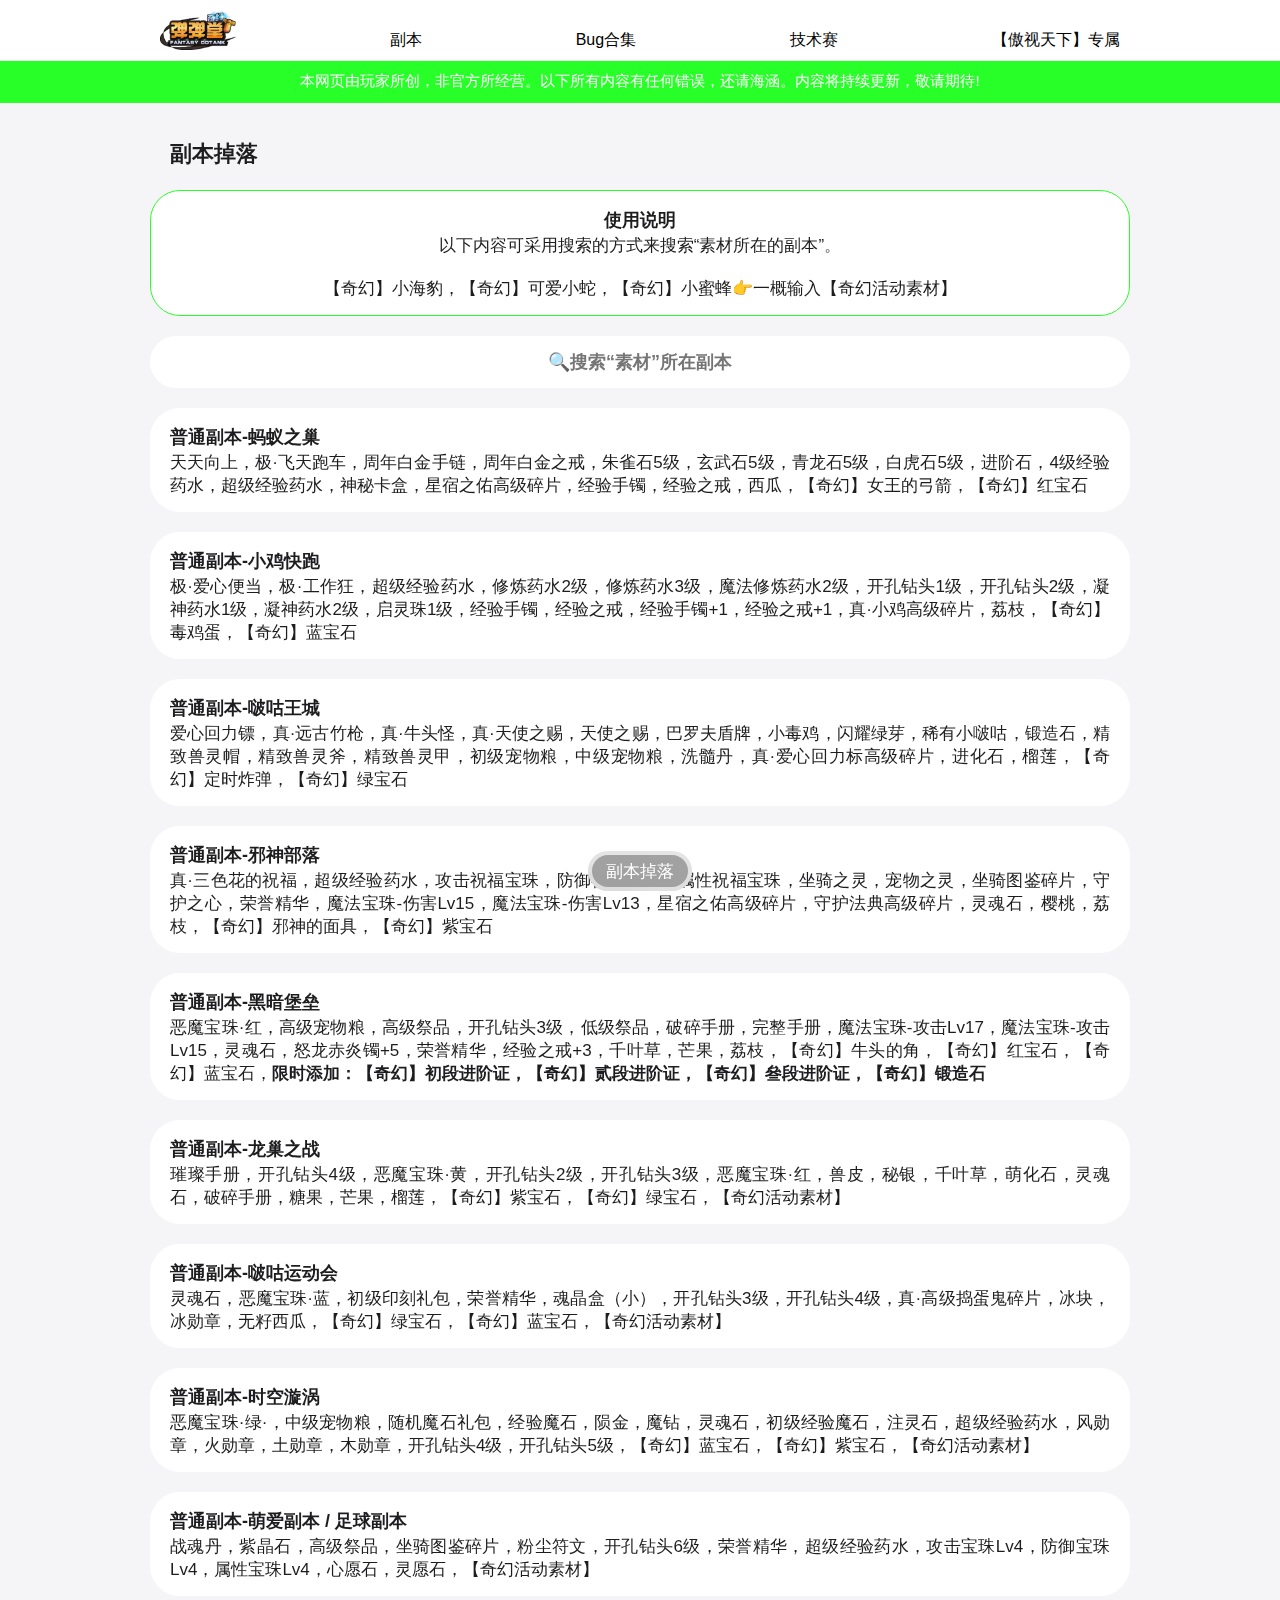
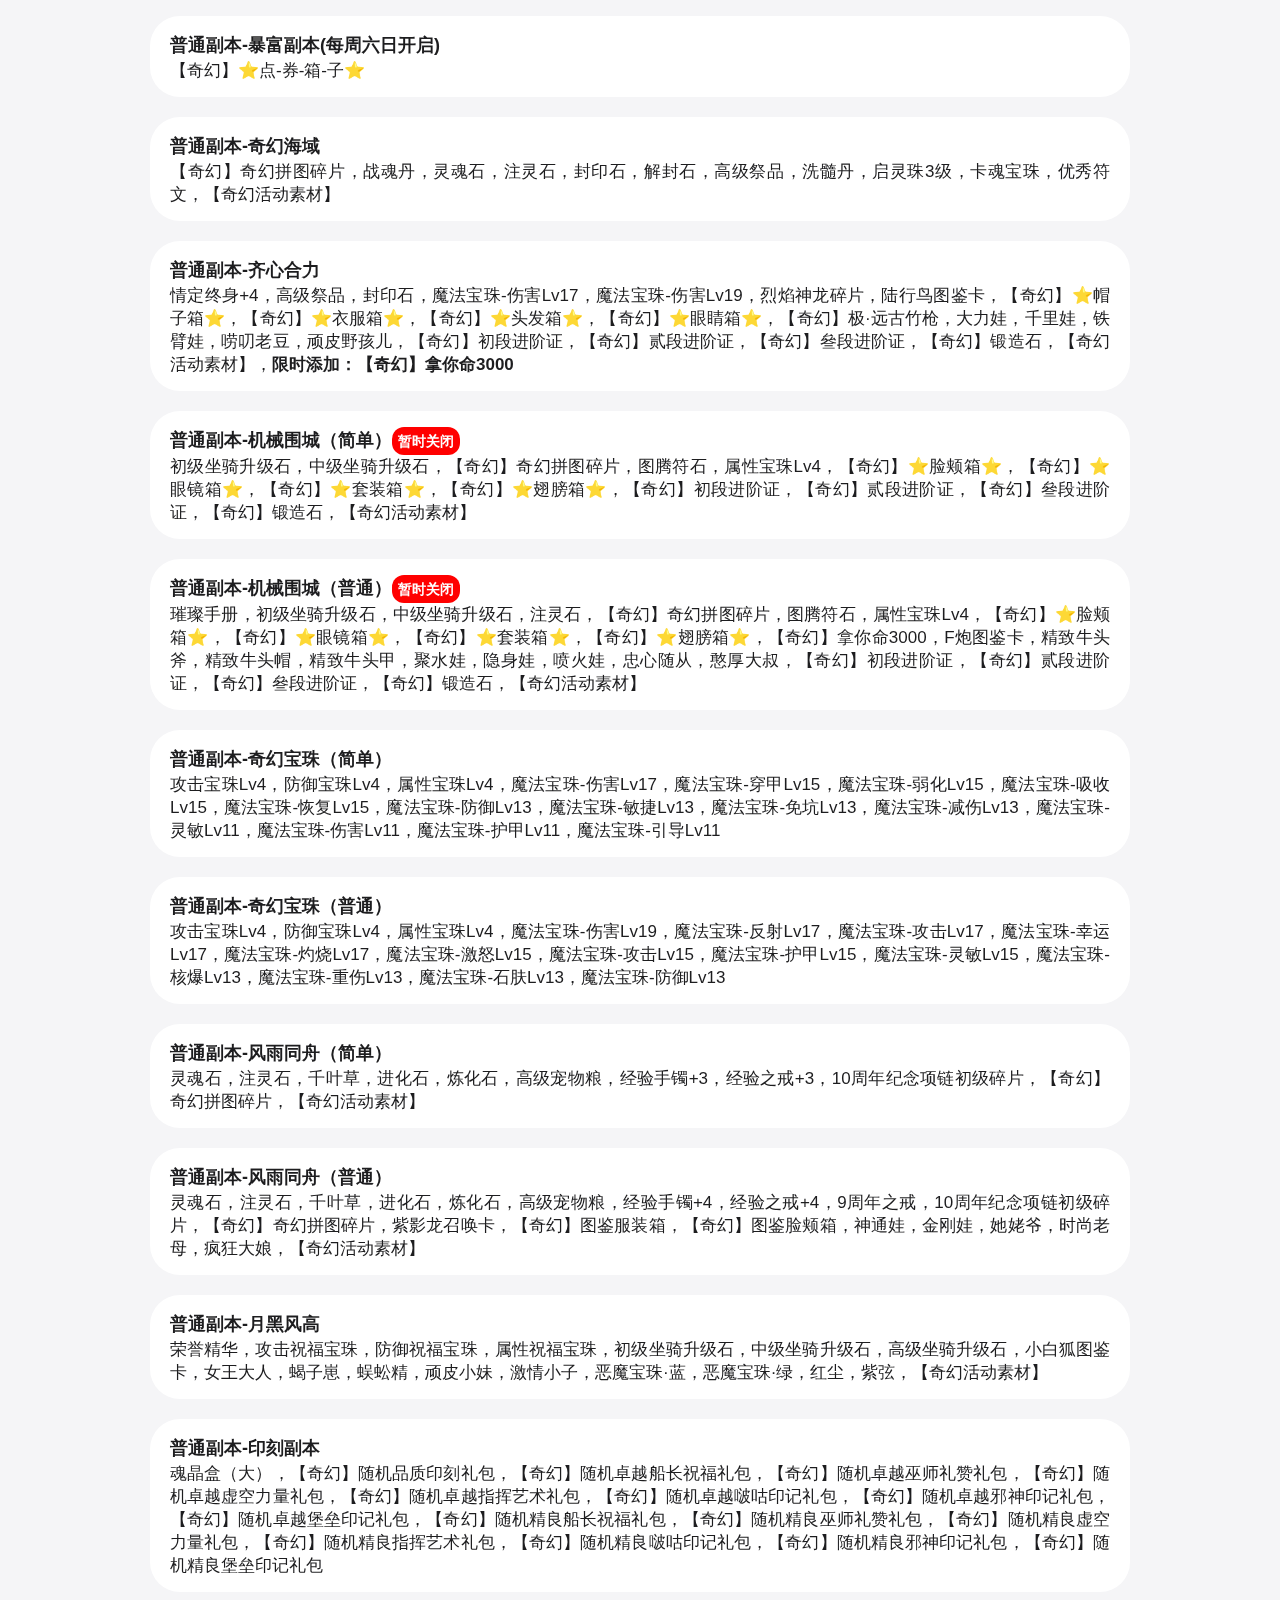
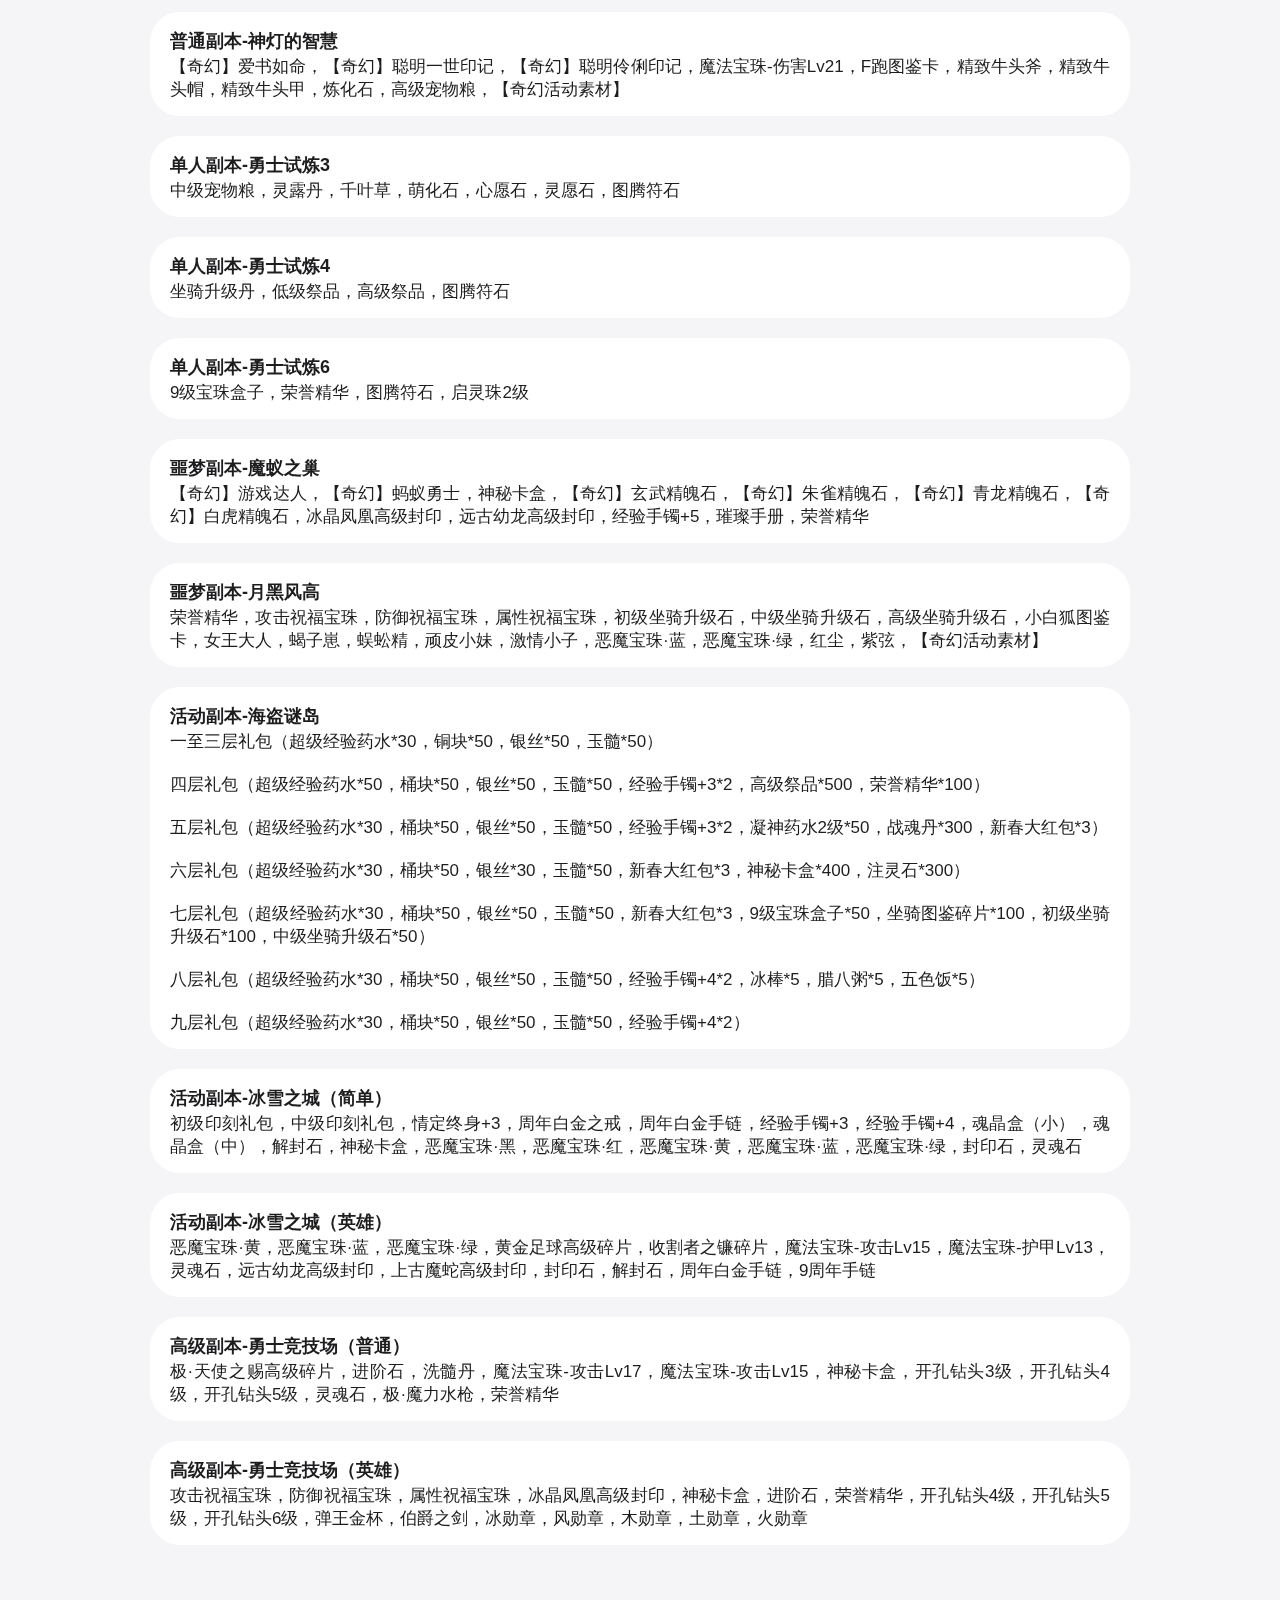
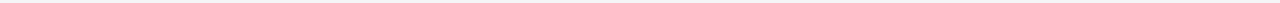
<file: Gamescript.html>
<!DOCTYPE html>
<html lang="zh-Hans">
<head>
	<meta charset="utf-8">
	<meta name="viewport" content="width=device-width, initial-scale=1, viewport-fit=cover">
	<title>奇幻弹弹堂 - 副本</title>
	<link rel="stylesheet" href="https://cdnjs.cloudflare.com/ajax/libs/font-awesome/4.7.0/css/font-awesome.min.css">
	<link rel="stylesheet" type="text/css" href="Gamescript.css">
</head>
<body>
<!-- Header -->
<header>
    <div class="header-container">
        <nav class="nav">
            <ul class="nav-list nav-list-mobile">
                <li class="nav-item">
                    <div class="mobile-menu">
                    	<span class="line-border line-border-top">
	                        <span class="line line-top"></span>
	                    </span>
	                    <span class="line-border line-border-bottom">
	                        <span class="line line-bottom"></span>
	                    </span>
                    </div>
                </li>
                <li class="nav-item logo">
                    <a href="index.html" class="nav-link nav-link-logo"></a>
                </li>
            </ul>
            <ul class="nav-list nav-list-mobile nav-list-larger">
                <li class="notice-box">
                    <div class="notice">
                        <p>欢迎</p>
                    </div>
                </li>
            </ul>
            <ul class="nav-list nav-list-larger">
                <li class="nav-item nav-item-hidden">
                    <a href="index.html" class="nav-link nav-link-logo"></a>
                </li>
                <li class="nav-item">
                    <a href="Gamescript.html" class="nav-link">副本</a>
                </li>
                <li class="nav-item">
                    <a href="bugcom.html" class="nav-link">Bug合集</a>
                </li>
                <li class="nav-item">
                    <a href="Tec.html" class="nav-link">技术赛</a>
                </li>
                <li class="nav-item">
                    <a href="Login.html" class="nav-link">【傲视天下】专属</a>
                </li>
            </ul>
        </nav>
    </div>
</header>
<script src="js/header.js"></script>

<!-- Main -->
<main class="main">
	<!-- Main -Ribbon -->
	<section class="homepage-section collection-module">
		<div class="module-content">
			<div class="ribbon-notice">
				<div class="section-content section-content-notice">
					<span class="ribbon-copy variant">
						本网页由玩家所创，非官方所经营。以下所有内容有任何错误，还请海涵。内容将持续更新，敬请期待!
					</span>
				</div>
			</div>
		</div>
	</section>
    <!-- Main Content -->
    <section class="main-module">
        <div class="section-content">
            <div class="wrapper">
                <div class="wrapper-box">
                    <div class="box">
                        <button class="links" onclick="openEventP(event, 'DROP')" id="DOpen">副本掉落</button>
                        <div class="segmentnav-selection-background"></div>
                    </div>
                </div>
            </div>

            <!-- 副本掉落 -->
            <div id="DROP" class="links-content">
                <!-- 标题 -->
                <div class="title-container">
                    <div class="container">
                        <div class="title">
                            <span>
                                副本掉落
                            </span>
                        </div>
                    </div>
                </div>
                <!-- 资讯 -->
                <div class="small-container information">
                    <div class="container">
                        <div class="title">
                            <span>
                                使用说明
                            </span>
                        </div>
                        <div class="content">
                            <span>
                                以下内容可采用搜索的方式来搜索“素材所在的副本”。
                                <br><br>
                                【奇幻】小海豹，【奇幻】可爱小蛇，【奇幻】小蜜蜂👉一概输入【奇幻活动素材】
                            </span>
                        </div>
                    </div>
                </div>

                <div class="search-container">
                    <input type="text" id="myInput" onkeyup="myFunction()" placeholder="🔍搜索“素材”所在副本" title="输入名字">
                </div>

                <ul id="myUL">
                    <li class="small-container">
                        <div class="container">
                            <div class="title">
                                <span>
                                    普通副本-蚂蚁之巢
                                </span>
                            </div>
                            <div class="content">
                                <a>
                                    天天向上，极·飞天跑车，周年白金手链，周年白金之戒，朱雀石5级，玄武石5级，青龙石5级，白虎石5级，进阶石，4级经验药水，超级经验药水，神秘卡盒，星宿之佑高级碎片，经验手镯，经验之戒，西瓜，【奇幻】女王的弓箭，【奇幻】红宝石
                                </a>
                            </div>
                        </div>
                    </li>

                    <li class="small-container">
                        <div class="container">
                            <div class="title">
                                <span>
                                    普通副本-小鸡快跑
                                </span>
                            </div>
                            <div class="content">
                                <a>
                                    极·爱心便当，极·工作狂，超级经验药水，修炼药水2级，修炼药水3级，魔法修炼药水2级，开孔钻头1级，开孔钻头2级，凝神药水1级，凝神药水2级，启灵珠1级，经验手镯，经验之戒，经验手镯+1，经验之戒+1，真·小鸡高级碎片，荔枝，【奇幻】毒鸡蛋，【奇幻】蓝宝石
                                </a>
                            </div>
                        </div>
                    </li>

                    <li class="small-container">
                        <div class="container">
                            <div class="title">
                                <span>
                                    普通副本-啵咕王城
                                </span>
                            </div>
                            <div class="content">
                                <a>
                                    爱心回力镖，真·远古竹枪，真·牛头怪，真·天使之赐，天使之赐，巴罗夫盾牌，小毒鸡，闪耀绿芽，稀有小啵咕，锻造石，精致兽灵帽，精致兽灵斧，精致兽灵甲，初级宠物粮，中级宠物粮，洗髓丹，真·爱心回力标高级碎片，进化石，榴莲，【奇幻】定时炸弹，【奇幻】绿宝石
                                </a>
                            </div>
                        </div>
                    </li>

                    <li class="small-container">
                        <div class="container">
                            <div class="title">
                                <span>
                                    普通副本-邪神部落
                                </span>
                            </div>
                            <div class="content">
                                <a>
                                    真·三色花的祝福，超级经验药水，攻击祝福宝珠，防御祝福宝珠，属性祝福宝珠，坐骑之灵，宠物之灵，坐骑图鉴碎片，守护之心，荣誉精华，魔法宝珠-伤害Lv15，魔法宝珠-伤害Lv13，星宿之佑高级碎片，守护法典高级碎片，灵魂石，樱桃，荔枝，【奇幻】邪神的面具，【奇幻】紫宝石
                                </a>
                            </div>
                        </div>
                    </li>

                    <li class="small-container">
                        <div class="container">
                            <div class="title">
                                <span>
                                    普通副本-黑暗堡垒
                                </span>
                            </div>
                            <div class="content">
                                <a>
                                    恶魔宝珠·红，高级宠物粮，高级祭品，开孔钻头3级，低级祭品，破碎手册，完整手册，魔法宝珠-攻击Lv17，魔法宝珠-攻击Lv15，灵魂石，怒龙赤炎镯+5，荣誉精华，经验之戒+3，千叶草，芒果，荔枝，【奇幻】牛头的角，【奇幻】红宝石，【奇幻】蓝宝石，<b>限时添加：【奇幻】初段进阶证，【奇幻】贰段进阶证，【奇幻】叄段进阶证，【奇幻】锻造石</b>
                                </a>
                            </div>
                        </div>
                    </li>

                    <li class="small-container">
                        <div class="container">
                            <div class="title">
                                <span>
                                    普通副本-龙巢之战
                                </span>
                            </div>
                            <div class="content">
                                <a>
                                    璀璨手册，开孔钻头4级，恶魔宝珠·黄，开孔钻头2级，开孔钻头3级，恶魔宝珠·红，兽皮，秘银，千叶草，萌化石，灵魂石，破碎手册，糖果，芒果，榴莲，【奇幻】紫宝石，【奇幻】绿宝石，【奇幻活动素材】
                                </a>
                            </div>
                        </div>
                    </li>

                    <li class="small-container">
                        <div class="container">
                            <div class="title">
                                <span>
                                    普通副本-啵咕运动会
                                </span>
                            </div>
                            <div class="content">
                                <a>
                                    灵魂石，恶魔宝珠·蓝，初级印刻礼包，荣誉精华，魂晶盒（小），开孔钻头3级，开孔钻头4级，真·高级捣蛋鬼碎片，冰块，冰勋章，无籽西瓜，【奇幻】绿宝石，【奇幻】蓝宝石，【奇幻活动素材】
                                </a>
                            </div>
                        </div>
                    </li>

                    <li class="small-container">
                        <div class="container">
                            <div class="title">
                                <span>
                                    普通副本-时空漩涡
                                </span>
                            </div>
                            <div class="content">
                                <a>
                                    恶魔宝珠·绿·，中级宠物粮，随机魔石礼包，经验魔石，陨金，魔钻，灵魂石，初级经验魔石，注灵石，超级经验药水，风勋章，火勋章，土勋章，木勋章，开孔钻头4级，开孔钻头5级，【奇幻】蓝宝石，【奇幻】紫宝石，【奇幻活动素材】
                                </a>
                            </div>
                        </div>
                    </li>

                    <li class="small-container">
                        <div class="container">
                            <div class="title">
                                <span>
                                    普通副本-萌爱副本 / 足球副本
                                </span>
                            </div>
                            <div class="content">
                                <a>
                                    战魂丹，紫晶石，高级祭品，坐骑图鉴碎片，粉尘符文，开孔钻头6级，荣誉精华，超级经验药水，攻击宝珠Lv4，防御宝珠Lv4，属性宝珠Lv4，心愿石，灵愿石，【奇幻活动素材】
                                </a>
                            </div>
                        </div>
                    </li>

                    <li class="small-container">
                        <div class="container">
                            <div class="title">
                                <span>
                                    普通副本-暴富副本(每周六日开启)
                                </span>
                            </div>
                            <div class="content">
                                <a>
                                    【奇幻】⭐点-券-箱-子⭐
                                </a>
                            </div>
                        </div>
                    </li>

                    <li class="small-container">
                        <div class="container">
                            <div class="title">
                                <span>
                                    普通副本-奇幻海域
                                </span>
                            </div>
                            <div class="content">
                                <a>
                                    【奇幻】奇幻拼图碎片，战魂丹，灵魂石，注灵石，封印石，解封石，高级祭品，洗髓丹，启灵珠3级，卡魂宝珠，优秀符文，【奇幻活动素材】
                                </a>
                            </div>
                        </div>
                    </li>

                    <li class="small-container">
                        <div class="container">
                            <div class="title">
                                <span>
                                    普通副本-齐心合力
                                </span>
                            </div>
                            <div class="content">
                                <a>
                                    情定终身+4，高级祭品，封印石，魔法宝珠-伤害Lv17，魔法宝珠-伤害Lv19，烈焰神龙碎片，陆行鸟图鉴卡，【奇幻】⭐帽子箱⭐，【奇幻】⭐衣服箱⭐，【奇幻】⭐头发箱⭐，【奇幻】⭐眼睛箱⭐，【奇幻】极·远古竹枪，大力娃，千里娃，铁臂娃，唠叨老豆，顽皮野孩儿，【奇幻】初段进阶证，【奇幻】贰段进阶证，【奇幻】叄段进阶证，【奇幻】锻造石，【奇幻活动素材】，<b>限时添加：【奇幻】拿你命3000</b>
                                </a>
                            </div>
                        </div>
                    </li>

                    <li class="small-container">
                        <div class="container">
                            <div class="title">
                                <span>
                                    普通副本-机械围城（简单）<div class="n-s">暂时关闭</div>
                                </span>
                            </div>
                            <div class="content">
                                <a>
                                    初级坐骑升级石，中级坐骑升级石，【奇幻】奇幻拼图碎片，图腾符石，属性宝珠Lv4，【奇幻】⭐脸颊箱⭐，【奇幻】⭐眼镜箱⭐，【奇幻】⭐套装箱⭐，【奇幻】⭐翅膀箱⭐，【奇幻】初段进阶证，【奇幻】贰段进阶证，【奇幻】叄段进阶证，【奇幻】锻造石，【奇幻活动素材】
                                </a>
                            </div>
                        </div>
                    </li>

                    <li class="small-container">
                        <div class="container">
                            <div class="title">
                                <span>
                                    普通副本-机械围城（普通）<div class="n-s">暂时关闭</div>
                                </span>
                            </div>
                            <div class="content">
                                <a>
                                    璀璨手册，初级坐骑升级石，中级坐骑升级石，注灵石，【奇幻】奇幻拼图碎片，图腾符石，属性宝珠Lv4，【奇幻】⭐脸颊箱⭐，【奇幻】⭐眼镜箱⭐，【奇幻】⭐套装箱⭐，【奇幻】⭐翅膀箱⭐，【奇幻】拿你命3000，F炮图鉴卡，精致牛头斧，精致牛头帽，精致牛头甲，聚水娃，隐身娃，喷火娃，忠心随从，憨厚大叔，【奇幻】初段进阶证，【奇幻】贰段进阶证，【奇幻】叄段进阶证，【奇幻】锻造石，【奇幻活动素材】
                                </a>
                            </div>
                        </div>
                    </li>

                    <li class="small-container">
                        <div class="container">
                            <div class="title">
                                <span>
                                    普通副本-奇幻宝珠（简单）
                                </span>
                            </div>
                            <div class="content">
                                <a>
                                    攻击宝珠Lv4，防御宝珠Lv4，属性宝珠Lv4，魔法宝珠-伤害Lv17，魔法宝珠-穿甲Lv15，魔法宝珠-弱化Lv15，魔法宝珠-吸收Lv15，魔法宝珠-恢复Lv15，魔法宝珠-防御Lv13，魔法宝珠-敏捷Lv13，魔法宝珠-免坑Lv13，魔法宝珠-减伤Lv13，魔法宝珠-灵敏Lv11，魔法宝珠-伤害Lv11，魔法宝珠-护甲Lv11，魔法宝珠-引导Lv11
                                </a>
                            </div>
                        </div>
                    </li>

                    <li class="small-container">
                        <div class="container">
                            <div class="title">
                                <span>
                                    普通副本-奇幻宝珠（普通）
                                </span>
                            </div>
                            <div class="content">
                                <a>
                                    攻击宝珠Lv4，防御宝珠Lv4，属性宝珠Lv4，魔法宝珠-伤害Lv19，魔法宝珠-反射Lv17，魔法宝珠-攻击Lv17，魔法宝珠-幸运Lv17，魔法宝珠-灼烧Lv17，魔法宝珠-激怒Lv15，魔法宝珠-攻击Lv15，魔法宝珠-护甲Lv15，魔法宝珠-灵敏Lv15，魔法宝珠-核爆Lv13，魔法宝珠-重伤Lv13，魔法宝珠-石肤Lv13，魔法宝珠-防御Lv13
                                </a>
                            </div>
                        </div>
                    </li>

                    <li class="small-container">
                        <div class="container">
                            <div class="title">
                                <span>
                                    普通副本-风雨同舟（简单）
                                </span>
                            </div>
                            <div class="content">
                                <a>
                                    灵魂石，注灵石，千叶草，进化石，炼化石，高级宠物粮，经验手镯+3，经验之戒+3，10周年纪念项链初级碎片，【奇幻】奇幻拼图碎片，【奇幻活动素材】
                                </a>
                            </div>
                        </div>
                    </li>

                    <li class="small-container">
                        <div class="container">
                            <div class="title">
                                <span>
                                    普通副本-风雨同舟（普通）
                                </span>
                            </div>
                            <div class="content">
                                <a>
                                    灵魂石，注灵石，千叶草，进化石，炼化石，高级宠物粮，经验手镯+4，经验之戒+4，9周年之戒，10周年纪念项链初级碎片，【奇幻】奇幻拼图碎片，紫影龙召唤卡，【奇幻】图鉴服装箱，【奇幻】图鉴脸颊箱，神通娃，金刚娃，她姥爷，时尚老母，疯狂大娘，【奇幻活动素材】
                                </a>
                            </div>
                        </div>
                    </li>

                    <li class="small-container">
                        <div class="container">
                            <div class="title">
                                <span>
                                    普通副本-月黑风高
                                </span>
                            </div>
                            <div class="content">
                                <a>
                                    荣誉精华，攻击祝福宝珠，防御祝福宝珠，属性祝福宝珠，初级坐骑升级石，中级坐骑升级石，高级坐骑升级石，小白狐图鉴卡，女王大人，蝎子崽，蜈蚣精，顽皮小妹，激情小子，恶魔宝珠·蓝，恶魔宝珠·绿，红尘，紫弦，【奇幻活动素材】
                                </a>
                            </div>
                        </div>
                    </li>

                    <li class="small-container">
                        <div class="container">
                            <div class="title">
                                <span>
                                    普通副本-印刻副本
                                </span>
                            </div>
                            <div class="content">
                                <a>
                                    魂晶盒（大），【奇幻】随机品质印刻礼包，【奇幻】随机卓越船长祝福礼包，【奇幻】随机卓越巫师礼赞礼包，【奇幻】随机卓越虚空力量礼包，【奇幻】随机卓越指挥艺术礼包，【奇幻】随机卓越啵咕印记礼包，【奇幻】随机卓越邪神印记礼包，【奇幻】随机卓越堡垒印记礼包，【奇幻】随机精良船长祝福礼包，【奇幻】随机精良巫师礼赞礼包，【奇幻】随机精良虚空力量礼包，【奇幻】随机精良指挥艺术礼包，【奇幻】随机精良啵咕印记礼包，【奇幻】随机精良邪神印记礼包，【奇幻】随机精良堡垒印记礼包
                                </a>
                            </div>
                        </div>
                    </li>

                    <li class="small-container">
                        <div class="container">
                            <div class="title">
                                <span>
                                    普通副本-神灯的智慧
                                </span>
                            </div>
                            <div class="content">
                                <a>
                                    【奇幻】爱书如命，【奇幻】聪明一世印记，【奇幻】聪明伶俐印记，魔法宝珠-伤害Lv21，F跑图鉴卡，精致牛头斧，精致牛头帽，精致牛头甲，炼化石，高级宠物粮，【奇幻活动素材】
                                </a>
                            </div>
                        </div>
                    </li>

                    <li class="small-container">
                        <div class="container">
                            <div class="title">
                                <span>
                                    单人副本-勇士试炼3
                                </span>
                            </div>
                            <div class="content">
                                <a>
                                    中级宠物粮，灵露丹，千叶草，萌化石，心愿石，灵愿石，图腾符石
                                </a>
                            </div>
                        </div>
                    </li>

                    <li class="small-container">
                        <div class="container">
                            <div class="title">
                                <span>
                                    单人副本-勇士试炼4
                                </span>
                            </div>
                            <div class="content">
                                <a>
                                    坐骑升级丹，低级祭品，高级祭品，图腾符石
                                </a>
                            </div>
                        </div>
                    </li>

                    <li class="small-container">
                        <div class="container">
                            <div class="title">
                                <span>
                                    单人副本-勇士试炼6
                                </span>
                            </div>
                            <div class="content">
                                <a>
                                    9级宝珠盒子，荣誉精华，图腾符石，启灵珠2级
                                </a>
                            </div>
                        </div>
                    </li>

                    <li class="small-container">
                        <div class="container">
                            <div class="title">
                                <span>
                                    噩梦副本-魔蚁之巢
                                </span>
                            </div>
                            <div class="content">
                                <a>
                                    【奇幻】游戏达人，【奇幻】蚂蚁勇士，神秘卡盒，【奇幻】玄武精魄石，【奇幻】朱雀精魄石，【奇幻】青龙精魄石，【奇幻】白虎精魄石，冰晶凤凰高级封印，远古幼龙高级封印，经验手镯+5，璀璨手册，荣誉精华
                                </a>
                            </div>
                        </div>
                    </li>

                    <li class="small-container">
                        <div class="container">
                            <div class="title">
                                <span>
                                    噩梦副本-月黑风高
                                </span>
                            </div>
                            <div class="content">
                                <a>
                                    荣誉精华，攻击祝福宝珠，防御祝福宝珠，属性祝福宝珠，初级坐骑升级石，中级坐骑升级石，高级坐骑升级石，小白狐图鉴卡，女王大人，蝎子崽，蜈蚣精，顽皮小妹，激情小子，恶魔宝珠·蓝，恶魔宝珠·绿，红尘，紫弦，【奇幻活动素材】
                                </a>
                            </div>
                        </div>
                    </li>

                    <li class="small-container">
                        <div class="container">
                            <div class="title">
                                <span>
                                    活动副本-海盗谜岛
                                </span>
                            </div>
                            <div class="content">
                                <a>
                                    一至三层礼包（超级经验药水*30，铜块*50，银丝*50，玉髓*50）
                                    <br><br>
                                    四层礼包（超级经验药水*50，桶块*50，银丝*50，玉髓*50，经验手镯+3*2，高级祭品*500，荣誉精华*100）
                                    <br><br>
                                    五层礼包（超级经验药水*30，桶块*50，银丝*50，玉髓*50，经验手镯+3*2，凝神药水2级*50，战魂丹*300，新春大红包*3）
                                    <br><br>
                                    六层礼包（超级经验药水*30，桶块*50，银丝*30，玉髓*50，新春大红包*3，神秘卡盒*400，注灵石*300）
                                    <br><br>
                                    七层礼包（超级经验药水*30，桶块*50，银丝*50，玉髓*50，新春大红包*3，9级宝珠盒子*50，坐骑图鉴碎片*100，初级坐骑升级石*100，中级坐骑升级石*50）
                                    <br><br>
                                    八层礼包（超级经验药水*30，桶块*50，银丝*50，玉髓*50，经验手镯+4*2，冰棒*5，腊八粥*5，五色饭*5）
                                    <br><br>
                                    九层礼包（超级经验药水*30，桶块*50，银丝*50，玉髓*50，经验手镯+4*2）
                                </a>
                            </div>
                        </div>
                    </li>

                    <li class="small-container">
                        <div class="container">
                            <div class="title">
                                <span>
                                    活动副本-冰雪之城（简单）
                                </span>
                            </div>
                            <div class="content">
                                <a>
                                    初级印刻礼包，中级印刻礼包，情定终身+3，周年白金之戒，周年白金手链，经验手镯+3，经验手镯+4，魂晶盒（小），魂晶盒（中），解封石，神秘卡盒，恶魔宝珠·黑，恶魔宝珠·红，恶魔宝珠·黄，恶魔宝珠·蓝，恶魔宝珠·绿，封印石，灵魂石
                                </a>
                            </div>
                        </div>
                    </li>

                    <li class="small-container">
                        <div class="container">
                            <div class="title">
                                <span>
                                    活动副本-冰雪之城（英雄）
                                </span>
                            </div>
                            <div class="content">
                                <a>
                                    恶魔宝珠·黄，恶魔宝珠·蓝，恶魔宝珠·绿，黄金足球高级碎片，收割者之镰碎片，魔法宝珠-攻击Lv15，魔法宝珠-护甲Lv13，灵魂石，远古幼龙高级封印，上古魔蛇高级封印，封印石，解封石，周年白金手链，9周年手链
                                </a>
                            </div>
                        </div>
                    </li>

                    <li class="small-container">
                        <div class="container">
                            <div class="title">
                                <span>
                                    高级副本-勇士竞技场（普通）
                                </span>
                            </div>
                            <div class="content">
                                <a>
                                    极·天使之赐高级碎片，进阶石，洗髓丹，魔法宝珠-攻击Lv17，魔法宝珠-攻击Lv15，神秘卡盒，开孔钻头3级，开孔钻头4级，开孔钻头5级，灵魂石，极·魔力水枪，荣誉精华
                                </a>
                            </div>
                        </div>
                    </li>

                    <li class="small-container">
                        <div class="container">
                            <div class="title">
                                <span>
                                    高级副本-勇士竞技场（英雄）
                                </span>
                            </div>
                            <div class="content">
                                <a>
                                    攻击祝福宝珠，防御祝福宝珠，属性祝福宝珠，冰晶凤凰高级封印，神秘卡盒，进阶石，荣誉精华，开孔钻头4级，开孔钻头5级，开孔钻头6级，弹王金杯，伯爵之剑，冰勋章，风勋章，木勋章，土勋章，火勋章
                                </a>
                            </div>
                        </div>
                    </li>

                </ul>
            </div>

        </div>
    </section>
</main>
</body>
<script>
    function openEventP(evt, cityName) {
        var i, linkscontent, links;
        linkscontent = document.getElementsByClassName("links-content");
        for (i = 0; i < linkscontent.length; i++) {
            linkscontent[i].style.display = "none";
        }
        links = document.getElementsByClassName("links");
        for (i = 0; i < links.length; i++) {
            links[i].className = links[i].className.replace(" active", "");
        }
        document.getElementById(cityName).style.display = "block";
        evt.currentTarget.className += " active";
    }

// Get the element with id="defaultOpen" and click on it
document.getElementById("DOpen").click();
</script>

<script type="text/javascript">
function myFunction() {
    var input, filter, ul, li, a, i, txtValue;
    input = document.getElementById("myInput");
    filter = input.value.toUpperCase();
    ul = document.getElementById("myUL");
    li = ul.getElementsByTagName("li");
    for (i = 0; i < li.length; i++) {
        a = li[i].getElementsByTagName("a")[0];
        txtValue = a.textContent || a.innerText;
        if (txtValue.toUpperCase().indexOf(filter) > -1) {
            li[i].style.display = "";
        } else {
            li[i].style.display = "none";
        }
    }
}
</script>
</html>
</file>
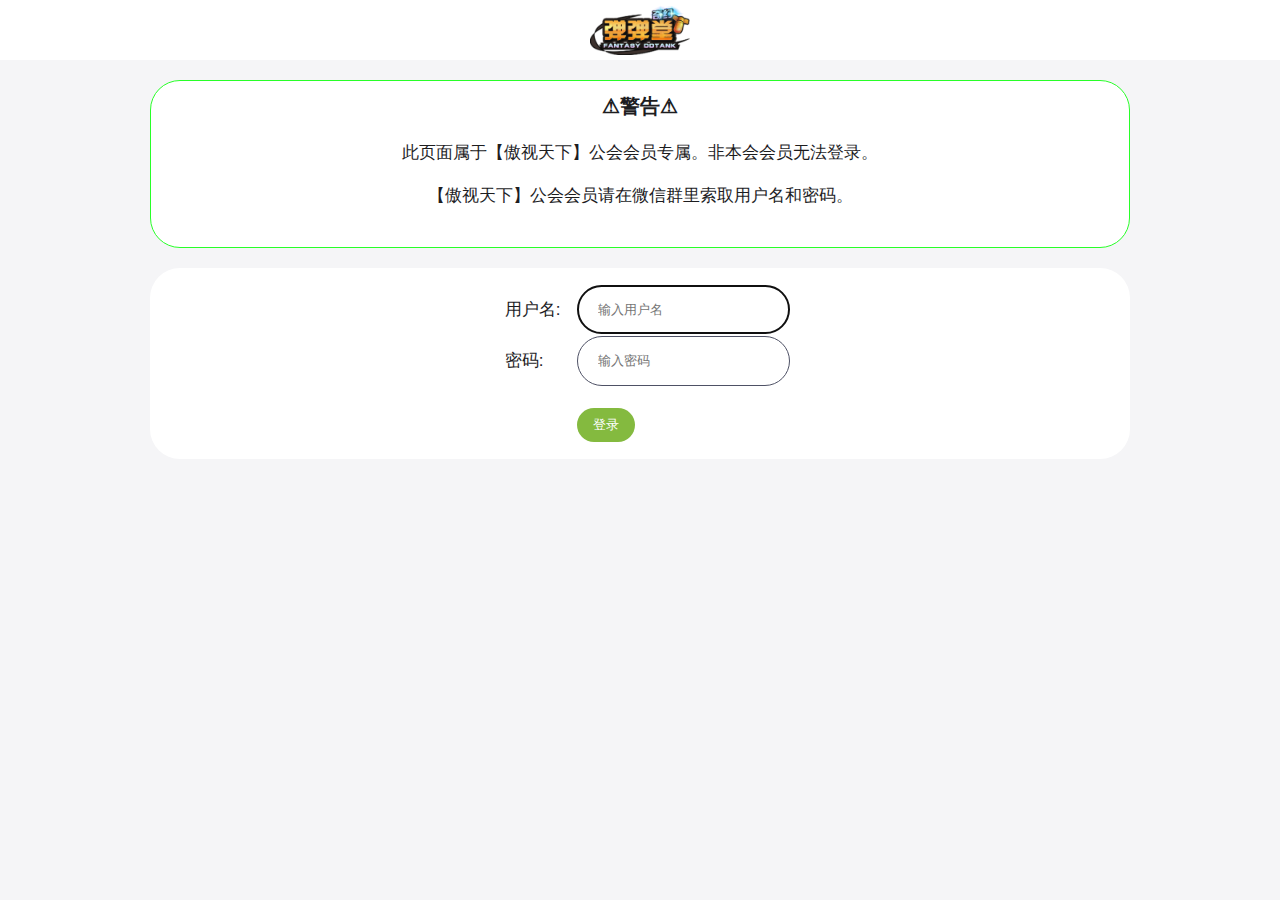
<file: Login.html>
<!DOCTYPE html>
<html lang="zh">
<head>
	<meta charset="utf-8">
	<meta name="viewport" content="width=device-width, initial-scale=1, viewport-fit=cover">
	<title>登录页面</title>
	<link rel="stylesheet" type="text/css" href="Login.css">
</head>
<body>
<!-- Nav -->
<nav id="header">
	<div class="header-content">
		<div class="image-container">
			<a class="button" href="index.html"></a>
			<figure class="logo">
				<span>
					奇幻弹弹堂
				</span>
			</figure>
		</div>
	</div>
</nav>

<!-- Main Contain -->
<main class="main">
	<section class="section">
		<div class="section-content">
			<div class="outer-container">
				<div class="container">
					<div class="title">
						<span>
							⚠警告⚠
						</span>
					</div>
					<br>
					<div class="content">
						<span>
							此页面属于【傲视天下】公会会员专属。非本会会员无法登录。
							<br><br>
							【傲视天下】公会会员请在微信群里索取用户名和密码。
						</span>
					</div>
				</div>
			</div>

			<div class="small-container">
				<div class="container">
					<form action="ddt/gh.html" method="get" onsubmit="return SignIn()">
						<table>
							<tr>
								<td><label class="label-title" for="username">用户名:</label></td>
								<td><input id="username" pattern="\w+" type="text" placeholder="输入用户名" tabindex="1" autofocus></td>
							</tr>
							<tr>
								<td><label class="label-title" for="password">密码:</label></td>
								<td><input id="password" pattern="\w+" type="password" placeholder="输入密码" tabindex="2"></td>
							</tr>
							<tr>
								<td></td>
								<td><input id="sign-in-btn" type="submit" value="登录" tabindex="3"></td>
							</tr>
						</table>
					</form>	
				</div>
			</div>
		</div>
	</section>
</main>
</body>
<script type="text/javascript" src="js/R&L.js"></script>
</html>
</file>
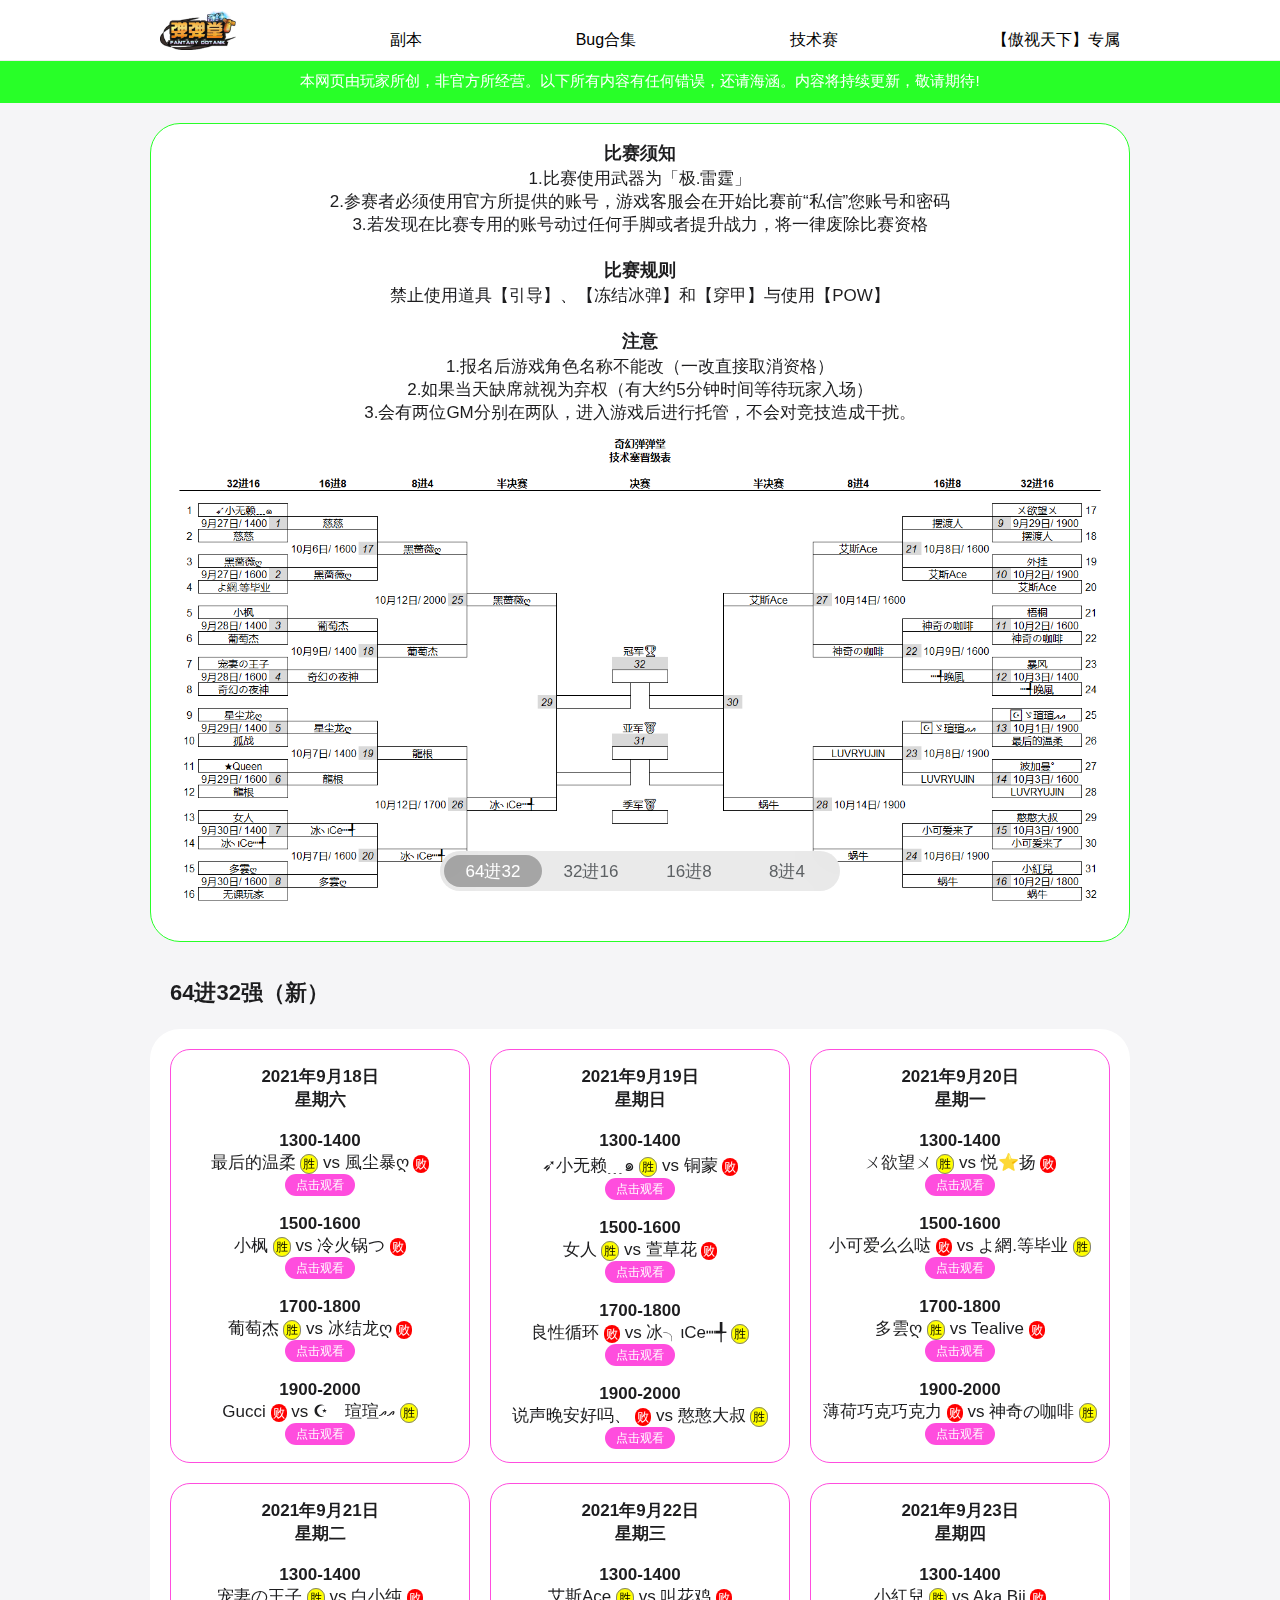
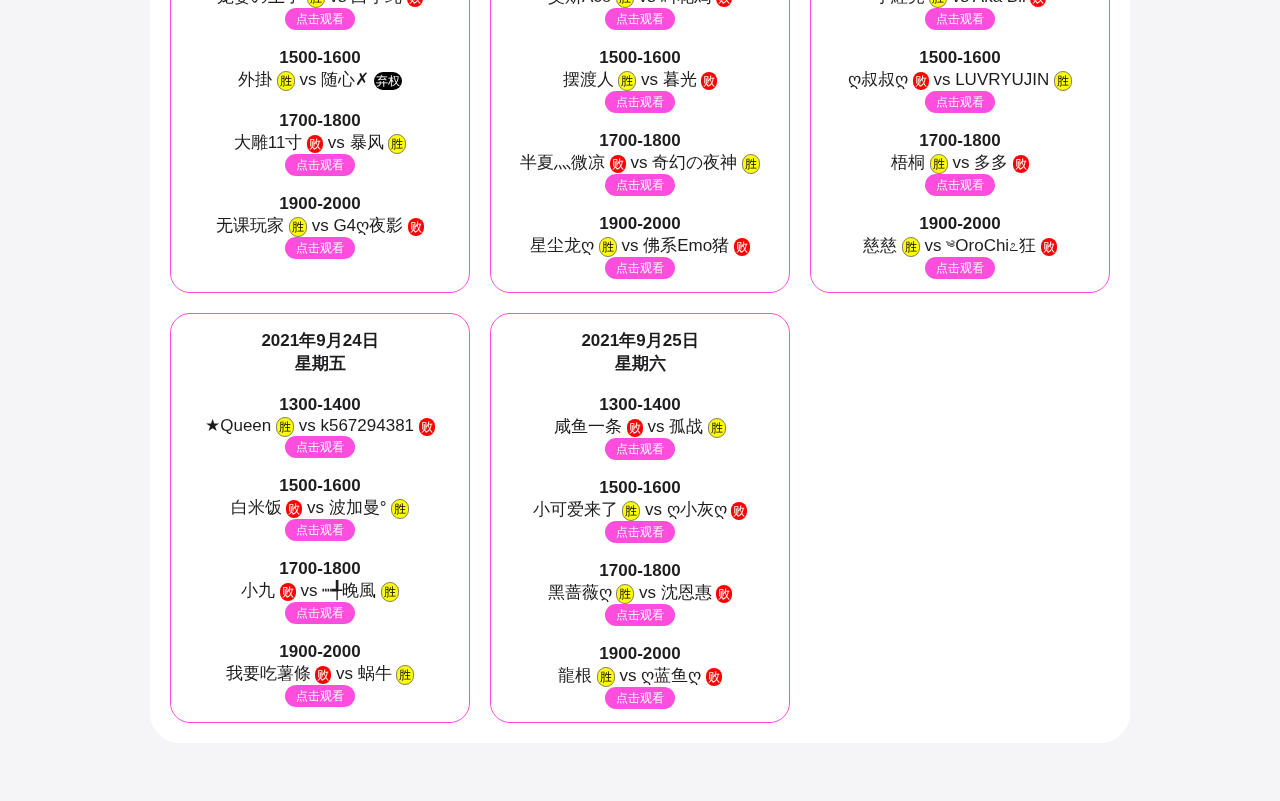
<file: Tec.html>
<!DOCTYPE html>
<html lang="zh-Hans">
<head>
	<meta charset="utf-8">
	<meta name="viewport" content="width=device-width, initial-scale=1, viewport-fit=cover">
	<title>奇幻弹弹堂 - 技术赛</title>
	<link rel="stylesheet" href="https://cdnjs.cloudflare.com/ajax/libs/font-awesome/4.7.0/css/font-awesome.min.css">
	<link rel="stylesheet" type="text/css" href="Tec.css">
</head>
<body>
<!-- Header -->
<header>
    <div class="header-container">
        <nav class="nav">
            <ul class="nav-list nav-list-mobile">
                <li class="nav-item">
                    <div class="mobile-menu">
                    	<span class="line-border line-border-top">
	                        <span class="line line-top"></span>
	                    </span>
	                    <span class="line-border line-border-bottom">
	                        <span class="line line-bottom"></span>
	                    </span>
                    </div>
                </li>
                <li class="nav-item logo">
                    <a href="index.html" class="nav-link nav-link-logo"></a>
                </li>
            </ul>
            <ul class="nav-list nav-list-mobile nav-list-larger">
                <li class="notice-box">
                    <div class="notice">
                        <p>欢迎</p>
                    </div>
                </li>
            </ul>
            <ul class="nav-list nav-list-larger">
                <li class="nav-item nav-item-hidden">
                    <a href="index.html" class="nav-link nav-link-logo"></a>
                </li>
                <li class="nav-item">
                    <a href="Gamescript.html" class="nav-link">副本</a>
                </li>
                <li class="nav-item">
                    <a href="bugcom.html" class="nav-link">Bug合集</a>
                </li>
                <li class="nav-item">
                    <a href="Tec.html" class="nav-link">技术赛</a>
                </li>
                <li class="nav-item">
                    <a href="Login.html" class="nav-link">【傲视天下】专属</a>
                </li>
            </ul>
        </nav>
    </div>
</header>
<script src="js/header.js"></script>

<!-- Main -->
<main class="main">
	<!-- Main -Ribbon -->
	<section class="homepage-section collection-module">
		<div class="module-content">
			<div class="ribbon-notice">
				<div class="section-content section-content-notice">
					<span class="ribbon-copy variant">
						本网页由玩家所创，非官方所经营。以下所有内容有任何错误，还请海涵。内容将持续更新，敬请期待!
					</span>
				</div>
			</div>
		</div>
	</section>
    <!-- Main Content -->
    <section class="main-module">
        <div class="section-content">
            <div class="wrapper">
                <div class="wrapper-center">
                    <div class="wrapper-box">
                        <div class="box">
                            <button class="links" onclick="openEventP(event, '64T32')" id="DOpen">64进32</button>
                            <button class="links" onclick="openEventP(event, '32T16')" id="two">32进16</button>
                            <button class="links" onclick="openEventP(event, '16T8')" id="three">16进8</button>
                            <button class="links" onclick="openEventP(event, '8T4')" id="four">8进4</button>
                            <div class="segmentnav-selection-background"></div>
                        </div>
                    </div>
                </div>
            </div>

            <!-- 技术赛 -->
            <div class="basic-content">
                <div class="small-container information">
                    <div class="container">
                        <div class="title">
                            <span>
                                比赛须知
                            </span>
                        </div>
                        <div class="content">
                            <span>
                                1.比赛使用武器为「极.雷霆」
                                <br>
                                2.参赛者必须使用官方所提供的账号，游戏客服会在开始比赛前“私信”您账号和密码
                                <br>
                                3.若发现在比赛专用的账号动过任何手脚或者提升战力，将一律废除比赛资格
                            </span>
                        </div>
                        <br>
                        <div class="title">
                            <span>
                                比赛规则
                            </span>
                        </div>
                        <div class="content">
                            <span>
                                禁止使用道具【引导】、【冻结冰弹】和【穿甲】与使用【POW】
                            </span>
                        </div>
                        <br>
                        <div class="title">
                            <span>
                                注意
                            </span>
                        </div>
                        <div class="content">
                            <span>
                                1.报名后游戏角色名称不能改（一改直接取消资格）
                                <br>
                                2.如果当天缺席就视为弃权（有大约5分钟时间等待玩家入场）
                                <br>
                                3.会有两位GM分别在两队，进入游戏后进行托管，不会对竞技造成干扰。
                            </span>
                        </div>
                        <div class="image-content">
                            <img src="Images/TEC/TEC.png">
                        </div>
                    </div>
                </div>
            </div>

            <!-- 战力赛 -->
            <div id="64T32" class="links-content">
                <!-- 标题 -->
                <div class="title-container">
                    <div class="container">
                        <div class="title">
                            <span>
                                64进32强（新）
                            </span>
                        </div>
                    </div>
                </div>
                <!-- 64强进32强（新） -->
                <div class="small-container">
                    <div class="container">
                        <div class="content">
                            <div class="grid-container">
                                <div class="text">
                                    <b>
                                        2021年9月18日
                                        <br>
                                        星期六
                                    </b>

                                    <br><br>
                                    <b>1300-1400</b>
                                    <br>
                                    最后的温柔 <a class="win">胜</a> vs 風尘暴ღ <a class="loss">败</a>
                                    <br>
                                    <a href="https://youtu.be/elJRqPGMI90" class="video">点击观看</a>

                                    <br><br>
                                    <b>1500-1600</b>
                                    <br>
                                    小枫 <a class="win">胜</a> vs 冷火锅つ <a class="loss">败</a>
                                    <br>
                                    <a href="https://youtu.be/2EUEKiYMxPw" class="video">点击观看</a>

                                    <br><br>
                                    <b>1700-1800</b>
                                    <br>
                                    葡萄杰 <a class="win">胜</a> vs 冰结龙ღ <a class="loss">败</a>
                                    <br>
                                    <a href="https://youtu.be/1Cu9KDPui0I" class="video">点击观看</a>

                                    <br><br>
                                    <b>1900-2000</b>
                                    <br>
                                    Gucci <a class="loss">败</a> vs ☪ゞ瑄瑄އއ <a class="win">胜</a>
                                    <br>
                                    <a href="https://youtu.be/tiDB-5-AK2o" class="video">点击观看</a>
                                </div>
                
                                <div class="text">
                                    <b>
                                        2021年9月19日
                                        <br>
                                        星期日
                                    </b>

                                    <br><br>
                                    <b>1300-1400</b>
                                    <br>
                                    ➶小无赖﹍๑ <a class="win">胜</a> vs 铜蒙 <a class="loss">败</a>
                                    <br>
                                    <a href="https://youtu.be/IXyXnPv83Io" class="video">点击观看</a>

                                    <br><br>
                                    <b>1500-1600</b>
                                    <br>
                                    女人 <a class="win">胜</a> vs 萱草花 <a class="loss">败</a>
                                    <br>
                                    <a href="https://youtu.be/oMZyBIsUJXU" class="video">点击观看</a>

                                    <br><br>
                                    <b>1700-1800</b>
                                    <br>
                                    良性循环 <a class="loss">败</a> vs 冰╮ιCe┉╃ <a class="win">胜</a>
                                    <br>
                                    <a href="https://youtu.be/yukmBe2tpV4" class="video">点击观看</a>

                                    <br><br>
                                    <b>1900-2000</b>
                                    <br>
                                    说声晚安好吗、 <a class="loss">败</a> vs 憨憨大叔 <a class="win">胜</a>
                                    <br>
                                    <a href="https://youtu.be/7bQiHaz-6MY" class="video">点击观看</a>
                                </div>
                
                                <div class="text">
                                    <b>
                                        2021年9月20日
                                        <br>
                                        星期一
                                    </b>

                                    <br><br>
                                    <b>1300-1400</b>
                                    <br>
                                    ㄨ欲望ㄨ <a class="win">胜</a> vs 悦⭐扬 <a class="loss">败</a>
                                    <br>
                                    <a href="https://youtu.be/NSGRX1-wBxI" class="video">点击观看</a>

                                    <br><br>
                                    <b>1500-1600</b>
                                    <br>
                                    小可爱么么哒 <a class="loss">败</a> vs よ網.等毕业 <a class="win">胜</a>
                                    <br>
                                    <a href="https://youtu.be/oUeY7w3JRJU" class="video">点击观看</a>

                                    <br><br>
                                    <b>1700-1800</b>
                                    <br>
                                    多雲ღ <a class="win">胜</a> vs Tealive <a class="loss">败</a>
                                    <br>
                                    <a href="https://youtu.be/32bz1P0NBlI" class="video">点击观看</a>

                                    <br><br>
                                    <b>1900-2000</b>
                                    <br>
                                    薄荷巧克巧克力 <a class="loss">败</a> vs 神奇の咖啡 <a class="win">胜</a>
                                    <br>
                                    <a href="https://youtu.be/liC5GhrM-bA" class="video">点击观看</a>
                                </div>

                                <div class="text">
                                    <b>
                                        2021年9月21日
                                        <br>
                                        星期二
                                    </b>

                                    <br><br>
                                    <b>1300-1400</b>
                                    <br>
                                    宠妻の王子 <a class="win">胜</a> vs 白小纯 <a class="loss">败</a>
                                    <br>
                                    <a href="https://youtu.be/EEFvOuqTUmA" class="video">点击观看</a>

                                    <br><br>
                                    <b>1500-1600</b>
                                    <br>
                                    外掛 <a class="win">胜</a> vs 随心✗ <a class="QQ">弃权</a>

                                    <br><br>
                                    <b>1700-1800</b>
                                    <br>
                                    大雕11寸 <a class="loss">败</a> vs 暴风 <a class="win">胜</a>
                                    <br>
                                    <a href="https://youtu.be/TlG0ssmL1fQ" class="video">点击观看</a>

                                    <br><br>
                                    <b>1900-2000</b>
                                    <br>
                                    无课玩家 <a class="win">胜</a> vs G4ღ夜影 <a class="loss">败</a>
                                    <br>
                                    <a href="https://youtu.be/KyIl6rgX91Q" class="video">点击观看</a>
                                </div>

                                <div class="text">
                                    <b>
                                        2021年9月22日
                                        <br>
                                        星期三
                                    </b>

                                    <br><br>
                                    <b>1300-1400</b>
                                    <br>
                                    艾斯Ace <a class="win">胜</a> vs 叫花鸡 <a class="loss">败</a>
                                    <br>
                                    <a href="https://youtu.be/HShwFm-ixy0" class="video">点击观看</a>

                                    <br><br>
                                    <b>1500-1600</b>
                                    <br>
                                    摆渡人 <a class="win">胜</a> vs 暮光 <a class="loss">败</a>
                                    <br>
                                    <a href="https://youtu.be/aKUN2FXG2-8" class="video">点击观看</a>

                                    <br><br>
                                    <b>1700-1800</b>
                                    <br>
                                    半夏灬微凉 <a class="loss">败</a> vs 奇幻の夜神 <a class="win">胜</a>
                                    <br>
                                    <a href="https://youtu.be/XER0JwBR62M" class="video">点击观看</a>

                                    <br><br>
                                    <b>1900-2000</b>
                                    <br>
                                    星尘龙ღ <a class="win">胜</a> vs 佛系Emo猪 <a class="loss">败</a>
                                    <br>
                                    <a href="https://youtu.be/RSyWxOWXGNg" class="video">点击观看</a>
                                </div>

                                <div class="text">
                                    <b>
                                        2021年9月23日
                                        <br>
                                        星期四
                                    </b>

                                    <br><br>
                                    <b>1300-1400</b>
                                    <br>
                                    小紅兒 <a class="win">胜</a> vs Aka Bii <a class="loss">败</a>
                                    <br>
                                    <a href="https://youtu.be/GyNLdqLvTd4" class="video">点击观看</a>

                                    <br><br>
                                    <b>1500-1600</b>
                                    <br>
                                    ღ叔叔ღ <a class="loss">败</a> vs LUVRYUJIN <a class="win">胜</a>
                                    <br>
                                    <a href="https://youtu.be/ZUzxlbB-S08" class="video">点击观看</a>

                                    <br><br>
                                    <b>1700-1800</b>
                                    <br>
                                    梧桐 <a class="win">胜</a> vs 多多 <a class="loss">败</a>
                                    <br>
                                    <a href="https://youtu.be/F90d-UEcqFY" class="video">点击观看</a>

                                    <br><br>
                                    <b>1900-2000</b>
                                    <br>
                                    慈慈 <a class="win">胜</a> vs ༄OroChi೭狂 <a class="loss">败</a>
                                    <br>
                                    <a href="https://youtu.be/MtF32_0YvZA" class="video">点击观看</a>
                                </div>

                                <div class="text">
                                    <b>
                                        2021年9月24日
                                        <br>
                                        星期五
                                    </b>

                                    <br><br>
                                    <b>1300-1400</b>
                                    <br>
                                    ★Queen <a class="win">胜</a> vs k567294381 <a class="loss">败</a>
                                    <br>
                                    <a href="https://youtu.be/KOqrRTNq1L4" class="video">点击观看</a>

                                    <br><br>
                                    <b>1500-1600</b>
                                    <br>
                                    白米饭 <a class="loss">败</a> vs 波加曼° <a class="win">胜</a>
                                    <br>
                                    <a href="https://youtu.be/UwhukNgyBRk" class="video">点击观看</a>

                                    <br><br>
                                    <b>1700-1800</b>
                                    <br>
                                    小九 <a class="loss">败</a> vs ┉╃晚風 <a class="win">胜</a>
                                    <br>
                                    <a href="https://youtu.be/1BL1h3VPV8I" class="video">点击观看</a>

                                    <br><br>
                                    <b>1900-2000</b>
                                    <br>
                                    我要吃薯條 <a class="loss">败</a> vs 蜗牛 <a class="win">胜</a>
                                    <br>
                                    <a href="https://youtu.be/KtoPHFDArDU" class="video">点击观看</a>
                                </div>

                                <div class="text">
                                    <b>
                                        2021年9月25日
                                        <br>
                                        星期六
                                    </b>

                                    <br><br>
                                    <b>1300-1400</b>
                                    <br>
                                    咸鱼一条 <a class="loss">败</a> vs 孤战 <a class="win">胜</a>
                                    <br>
                                    <a href="https://youtu.be/O9AkGcLPQxo" class="video">点击观看</a>

                                    <br><br>
                                    <b>1500-1600</b>
                                    <br>
                                    小可爱来了 <a class="win">胜</a> vs ღ小灰ღ <a class="loss">败</a>
                                    <br>
                                    <a href="https://youtu.be/UN0ggUl62fo" class="video">点击观看</a>

                                    <br><br>
                                    <b>1700-1800</b>
                                    <br>
                                    黑蔷薇ღ <a class="win">胜</a> vs 沈恩惠 <a class="loss">败</a>
                                    <br>
                                    <a href="https://youtu.be/tX0qyBHQ94k" class="video">点击观看</a>

                                    <br><br>
                                    <b>1900-2000</b>
                                    <br>
                                    龍根 <a class="win">胜</a> vs ღ蓝鱼ღ <a class="loss">败</a>
                                    <br>
                                    <a href="https://youtu.be/wXxX7LSFb0k" class="video">点击观看</a>
                                </div>
                            </div>
                        </div>

                    </div>
                </div>
            </div>

            <!-- 战力赛 -->
            <div id="32T16" class="links-content">
                <!-- 标题 -->
                <div class="title-container">
                    <div class="container">
                        <div class="title">
                            <span>
                                32进16
                            </span>
                        </div>
                    </div>
                </div>
                <!-- 32进16 -->
                <div class="small-container">
                    <div class="container">
                        <div class="content">
                            <div class="grid-container">

                                <div class="text">
                                    <b>
                                        2021年9月27日
                                        <br>
                                        星期一
                                    </b>

                                    <br><br>
                                    <b>1400-1500</b>
                                    <br>
                                    ➶小无赖﹍๑ <a class="loss">败</a> vs 慈慈 <a class="win">胜</a>
                                    <br>
                                    <a href="https://youtu.be/wYsOVkDlw0U" class="video">点击观看</a>

                                    <br><br>
                                    <b>1600-1700</b>
                                    <br>
                                    黑蔷薇ღ <a class="win">胜</a> vs よ網.等毕业 <a class="loss">败</a>
                                    <br>
                                    <a href="https://youtu.be/81gGXuUWt_U" class="video">点击观看</a>
                                </div>
                                
                                <div class="text">
                                    <b>
                                        2021年9月28日
                                        <br>
                                        星期二
                                    </b>

                                    <br><br>
                                    <b>1400-1500</b>
                                    <br>
                                    小枫 <a class="loss">败</a> vs 葡萄杰 <a class="win">胜</a>
                                    <br>
                                    <a href="https://youtu.be/A-ZRPgiHFHA" class="video">点击观看</a>

                                    <br><br>
                                    <b>1600-1700</b>
                                    <br>
                                    宠妻の王子 <a class="loss">败</a> vs 奇幻の夜神 <a class="win">胜</a>
                                    <br>
                                    <a href="https://youtu.be/W0UqriJ6heU" class="video">点击观看</a>
                                </div>

                                <div class="text">
                                    <b>
                                        2021年9月29日
                                        <br>
                                        星期三
                                    </b>

                                    <br><br>
                                    <b>1400-1500</b>
                                    <br>
                                    星尘龙ღ <a class="win">胜</a> vs 孤战 <a class="loss">败</a>
                                    <br>
                                    <a href="https://youtu.be/a2rqLXCO3fA" class="video">点击观看</a>

                                    <br><br>
                                    <b>1600-1700</b>
                                    <br>
                                    ★Queen <a class="QQ">弃权</a> vs 龍根 <a class="win">胜</a>

                                    <br><br>
                                    <b>1900-2000</b>
                                    <br>
                                    ㄨ欲望ㄨ <a class="loss">败</a> vs 摆渡人 <a class="win">胜</a>
                                    <br>
                                    <a href="https://youtu.be/AfqLogFvxHo" class="video">点击观看</a>
                                </div>

                                <div class="text">
                                    <b>
                                        2021年9月30日
                                        <br>
                                        星期四
                                    </b>

                                    <br><br>
                                    <b>1400-1500</b>
                                    <br>
                                    女人 <a class="loss">败</a> vs 冰╮ιCe┉╃ <a class="win">胜</a>
                                    <br>
                                    <a href="https://youtu.be/v86McQEZx50" class="video">点击观看</a>

                                    <br><br>
                                    <b>1600-1700</b>
                                    <br>
                                    多雲ღ <a class="win">胜</a> vs 无课玩家 <a class="loss">败</a>
                                    <br>
                                    <a href="https://youtu.be/6LF2VabuvDU" class="video">点击观看</a>
                                </div>

                                <div class="text">
                                    <b>
                                        2021年10月1日
                                        <br>
                                        星期五
                                    </b>

                                    <br><br>
                                    <b>1900-2000</b>
                                    <br>
                                    ☪ゞ瑄瑄އއ* <a class="win">胜</a> vs 最后的温柔 <a class="loss">败</a>
                                    <br>
                                    <a href="https://youtu.be/XgQjeBegVJ8" class="video">点击观看</a>
                                </div>

                                <div class="text">
                                    <b>
                                        2021年10月2日
                                        <br>
                                        星期六
                                    </b>

                                    <br><br>
                                    <b>1600-1700</b>
                                    <br>
                                    梧桐 <a class="QQ">弃权</a> vs 神奇の咖啡 <a class="win">胜</a>

                                    <br><br>
                                    <b>1800-1900</b>
                                    <br>
                                    小紅兒 <a class="loss">败</a> vs 蜗牛 <a class="win">胜</a>
                                    <br>
                                    <a href="https://youtu.be/_g61tageSmU" class="video">点击观看</a>

                                    <br><br>
                                    <b>1900-2000</b>
                                    <br>
                                    外掛 <a class="loss">败</a> vs 艾斯Ace <a class="win">胜</a>
                                    <br>
                                    <a href="https://youtu.be/4e88gCodbqU" class="video">点击观看</a>
                                </div>

                                <div class="text">
                                    <b>
                                        2021年10月3日
                                        <br>
                                        星期日
                                    </b>

                                    <br><br>
                                    <b>1400-1500</b>
                                    <br>
                                    暴风 <a class="loss">败</a> vs ┉╃晚風 <a class="win">胜</a>
                                    <br>
                                    <a href="https://youtu.be/zL_mCJOwK3M" class="video">点击观看</a>

                                    <br><br>
                                    <b>1600-1700</b>
                                    <br>
                                    波加曼° <a class="loss">败</a> vs LUVRYUJIN <a class="win">胜</a>
                                    <br>
                                    <a href="https://youtu.be/QotOCSrk2dw" class="video">点击观看</a>

                                    <br><br>
                                    <b>1900-2000</b>
                                    <br>
                                    憨憨大叔 <a class="loss">败</a> vs 小可爱来了 <a class="win">胜</a>
                                    <br>
                                    <a href="https://youtu.be/kRzx4RilgY8" class="video">点击观看</a>
                                </div>

                            </div>
                        </div>

                    </div>
                </div>
            </div>

            <!-- 战力赛 -->
            <div id="16T8" class="links-content">
                <!-- 标题 -->
                <div class="title-container">
                    <div class="container">
                        <div class="title">
                            <span>
                                16进8
                            </span>
                        </div>
                    </div>
                </div>
                <!-- 16进8 -->
                <div class="small-container">
                    <div class="container">
                        <div class="content">
                            <div class="grid-container">

                                <div class="text">
                                    <b>
                                        2021年10月6日
                                        <br>
                                        星期三
                                    </b>

                                    <br><br>
                                    <b>1600-1700</b>
                                    <br>
                                    慈慈 <a class="loss">败</a> vs 黑蔷薇ღ <a class="win">胜</a>
                                    <br>
                                    <a href="https://youtu.be/nNDFAQQsw_A" class="video">点击观看</a>

                                    <br><br>
                                    <b>1900-2000</b>
                                    <br>
                                    蜗牛 <a class="win">胜</a> vs 小可爱来了 <a class="loss">败</a>
                                    <br>
                                    <a href="https://youtu.be/mHMyB24oKvE" class="video">点击观看</a>
                                </div>
                                
                                <div class="text">
                                    <b>
                                        2021年10月7日
                                        <br>
                                        星期四
                                    </b>

                                    <br><br>
                                    <b>1400-1500</b>
                                    <br>
                                    星尘龙ღ <a class="loss">败</a> vs 龍根 <a class="win">胜</a>
                                    <br>
                                    <a href="https://youtu.be/OQn3MCEjCxQ" class="video">点击观看</a>

                                    <br><br>
                                    <b>1600-1700</b>
                                    <br>
                                    冰╮ιCe┉╃ <a class="win">胜</a> vs 多雲ღ <a class="loss">败</a>
                                    <br>
                                    <a href="https://youtu.be/lHLo82dqcvo" class="video">点击观看</a>
                                </div>

                                <div class="text">
                                    <b>
                                        2021年10月8日
                                        <br>
                                        星期五
                                    </b>

                                    <br><br>
                                    <b>1600-1700</b>
                                    <br>
                                    摆渡人 <a class="loss">败</a> vs 艾斯Ace <a class="win">胜</a>
                                    <br>
                                    <a href="https://youtu.be/9I5fuCPEsQs" class="video">点击观看</a>

                                    <br><br>
                                    <b>1900-2000</b>
                                    <br>
                                    ☪ゞ瑄瑄އއ* <a class="loss">败</a> vs LUVRYUJIN <a class="win">胜</a>
                                    <br>
                                    <a href="https://youtu.be/35fPaodi3O8" class="video">点击观看</a>
                                </div>

                                <div class="text">
                                    <b>
                                        2021年10月9日
                                        <br>
                                        星期五
                                    </b>
                                    <br><br>
                                    <b>1400-1500</b>
                                    <br>
                                    葡萄杰 <a class="win">胜</a> vs 奇幻の夜神 <a class="loss">败</a>
                                    <br>
                                    <a href="https://youtu.be/mx2x74j5UmE" class="video">点击观看</a>

                                    <br><br>
                                    <b>1600-1700</b>
                                    <br>
                                    神奇の咖啡 <a class="win">胜</a> vs 晚風 <a class="QQ">弃权</a>
                                </div>

                            </div>
                        </div>

                    </div>
                </div>
            </div>
            <!-- 战力赛 -->
            <div id="8T4" class="links-content">
                <!-- 标题 -->
                <div class="title-container">
                    <div class="container">
                        <div class="title">
                            <span>
                                8进4
                            </span>
                        </div>
                    </div>
                </div>
                <!-- 8进4 -->
                <div class="small-container">
                    <div class="container">
                        <div class="content">
                            <div class="grid-container">

                                <div class="text">
                                    <b>
                                        2021年10月12日
                                        <br>
                                        星期二
                                    </b>

                                    <br><br>
                                    <b>1700-1800</b>
                                    <br>
                                    龍根 <a class="loss">败</a> vs 冰╮ιCe┉╃ <a class="win">胜</a>
                                    <br>
                                    <a href="https://youtu.be/z-rSKPgBQLE" class="video">点击观看</a>

                                    <br><br>
                                    <b>2000-2100</b>
                                    <br>
                                    黑蔷薇ღ <a class="win">胜</a> vs 葡萄杰 <a class="loss">败</a>
                                    <br>
                                    <a href="https://youtu.be/kE7EPgYXR38" class="video">点击观看</a>
                                </div>

                                <div class="text">
                                    <b>
                                        2021年10月14日
                                        <br>
                                        星期四
                                    </b>

                                    <br><br>
                                    <b>1600-1700</b>
                                    <br>
                                    艾斯Ace <a class="win">胜</a> vs 神奇の咖啡 <a class="loss">败</a>

                                    <br><br>
                                    <b>1900-2000</b>
                                    <br>
                                    LUVRYUJIN <a class="loss">败</a> vs 蜗牛 <a class="win">胜</a>
                                </div>

                            </div>
                        </div>

                    </div>
                </div>
            </div>
        </div>
    </section>
</main>
</body>
<script>
    function openEventP(evt, cityName) {
        var i, linkscontent, links;
        linkscontent = document.getElementsByClassName("links-content");
        for (i = 0; i < linkscontent.length; i++) {
            linkscontent[i].style.display = "none";
        }
        links = document.getElementsByClassName("links");
        for (i = 0; i < links.length; i++) {
            links[i].className = links[i].className.replace(" active", "");
        }
        document.getElementById(cityName).style.display = "block";
        evt.currentTarget.className += " active";
    }

// Get the element with id="defaultOpen" and click on it
document.getElementById("DOpen").click();
</script>

</html>
</file>
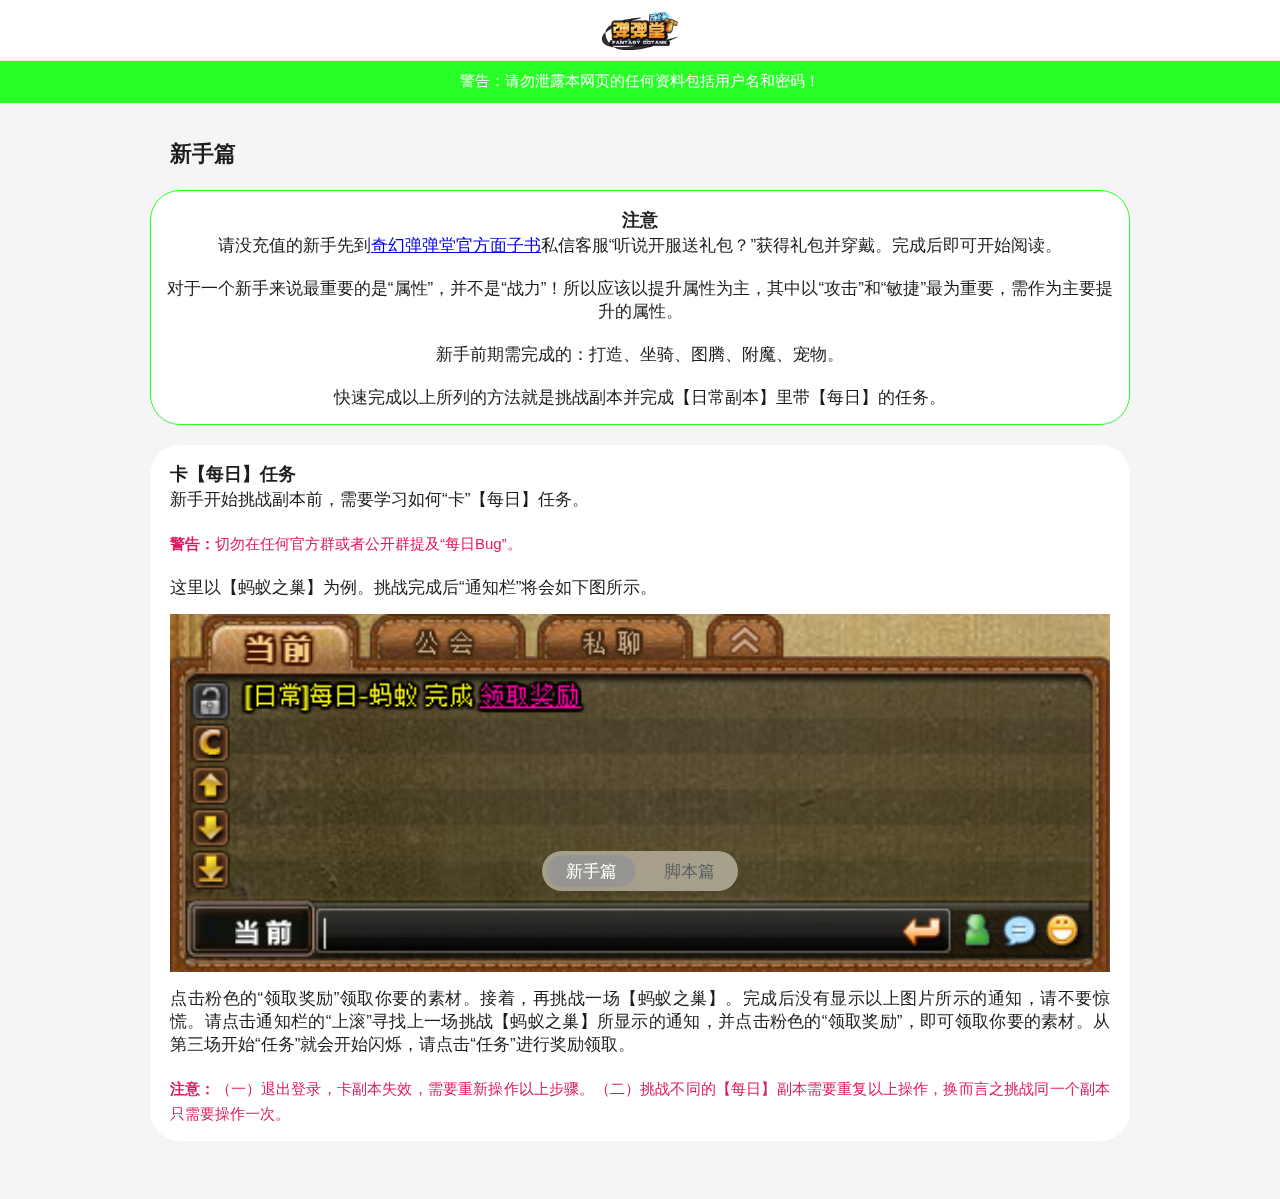
<file: ddt/gh.html>
<!DOCTYPE html>
<html lang="zh">
<head>
	<meta charset="utf-8">
	<meta name="viewport" content="width=device-width, initial-scale=1, viewport-fit=cover">
	<title>奇幻弹弹堂 - 进阶指南</title>
	<link rel="stylesheet" href="https://cdnjs.cloudflare.com/ajax/libs/font-awesome/4.7.0/css/font-awesome.min.css">
	<link rel="stylesheet" type="text/css" href="gh.css">
</head>
<body>
<!-- Header -->
<header>
    <div class="header-container">
        <nav class="nav">
            <ul class="nav-list nav-list-mobile">
                <li class="nav-item logo">
                    <a href="../index.html" class="nav-link nav-link-logo"></a>
                </li>
            </ul>
            <ul class="nav-list nav-list-larger">
                <li class="nav-item nav-item-hidden">
                    <a href="../index.html" class="nav-link nav-link-logo"></a>
                </li>
            </ul>
        </nav>
    </div>
</header>

<!-- Main -->
<main class="main">
	<!-- Main -Ribbon -->
	<section class="homepage-section collection-module">
		<div class="module-content">
			<div class="ribbon-notice">
				<div class="section-content section-content-notice">
					<span class="ribbon-copy variant">
						警告：请勿泄露本网页的任何资料包括用户名和密码！
					</span>
				</div>
			</div>
		</div>
	</section>
    <!-- Main Content -->
    <section class="main-module">
        <div class="section-content">
            <div class="wrapper">
                <div class="wrapper-box">
                    <div class="box">
                        <button class="links" onclick="openEventP(event, 'NEW')" id="DOpen">新手篇</button>
                        <button class="links" onclick="openEventP(event, 'SPT')" id="two">脚本篇</button>
                        <div class="segmentnav-selection-background"></div>
                    </div>
                </div>
            </div>

            <!-- 新手篇 -->
            <div id="NEW" class="links-content">
                <!-- 标题 -->
                <div class="title-container">
                    <div class="container">
                        <div class="title">
                            <span>
                                新手篇
                            </span>
                        </div>
                    </div>
                </div>
                <!-- 注意 -->
                <div class="small-container information">
                    <div class="container">
                        <div class="title">
                            <span>
                                注意
                            </span>
                        </div>
                        <div class="content">
                            <span>
                                请没充值的新手先到<a href="https://www.facebook.com/FantasyDDTank/">奇幻弹弹堂官方面子书</a>私信客服“听说开服送礼包？”获得礼包并穿戴。完成后即可开始阅读。
                                <br><br>
                                对于一个新手来说最重要的是“属性”，并不是“战力”！所以应该以提升属性为主，其中以“攻击”和“敏捷”最为重要，需作为主要提升的属性。
                                <br><br>
                                新手前期需完成的：打造、坐骑、图腾、附魔、宠物。
                                <br><br>
                                快速完成以上所列的方法就是挑战副本并完成【日常副本】里带【每日】的任务。
                            </span>
                        </div>
                    </div>
                </div>

                <!-- 卡【每日】任务 -->
                <div class="small-container">
                    <div class="container">
                        <div class="title">
                            <span>
                                卡【每日】任务
                            </span>
                        </div>
                        <div class="content">
                            <span>
                                新手开始挑战副本前，需要学习如何“卡”【每日】任务。
                                <br><br>
                                <span class="ATT"><b>警告：</b>切勿在任何官方群或者公开群提及“每日Bug”。</span>
                                <br><br>
                                这里以【蚂蚁之巢】为例。挑战完成后“通知栏”将会如下图所示。
                            </span>
                            <br>
                            <img src="image/001.jpg">
                            <span>
                                点击粉色的“领取奖励”领取你要的素材。接着，再挑战一场【蚂蚁之巢】。完成后没有显示以上图片所示的通知，请不要惊慌。请点击通知栏的“上滚”寻找上一场挑战【蚂蚁之巢】所显示的通知，并点击粉色的“领取奖励”，即可领取你要的素材。从第三场开始“任务”就会开始闪烁，请点击“任务”进行奖励领取。
                                <br><br>
                                <span class="ATT"><b>注意：</b>（一）退出登录，卡副本失效，需要重新操作以上步骤。（二）挑战不同的【每日】副本需要重复以上操作，换而言之挑战同一个副本只需要操作一次。</span>
                            </span>
                        </div>
                    </div>
                </div>

            </div>

            <!-- 脚本篇 -->
            <div id="SPT" class="links-content">
                <!-- 标题 -->
                <div class="title-container">
                    <div class="container">
                        <div class="title">
                            <span>
                                脚本篇
                            </span>
                        </div>
                    </div>
                </div>
                <!-- 注意 -->
                <div class="small-container information">
                    <div class="container text">
                        <div class="title">
                            <span>
                                介绍与入门
                            </span>
                        </div>
                        <div class="content">
                            <span>
                                在此游戏里，“脚本”的意思就是解放双手帮你完成你指定的操作。通常用于挑战副本获得素材。
                                <br><br>
                                <span class="ATT"><b>警告：</b>切勿在任何官方群或者公开群提及“脚本”。</span>
                                <br><br>
                                市面上有众多的软件能执行“脚本”指令，但这里推荐“<a href="https://www.jitbit.com/macro-recorder/">Jitbit Macro Recorder</a>”。玩家可以在网上或者油管（YouTube）上找到相关的破解视频或者解密钥匙。这里提供了一个账号和密码；
                                <br><br>                
                                <b>Username:</b> On HAX
                                <br>
                                <b>Serial Number:</b> ENokcYSKQS1XsrhrqKC6j+ieiSJkwolCD9ZBFro59VlmwKz/J4AfCP7+
                                <br><br>
                                下载完成并输入密钥后即可开始录制。首先，点击“Record”开始操作。操作结束后点击“Stop”，随后点击“Play”即可。如需要无限的执行指令，需要到“Settings” > “Playback settings”，将“replay”改成0 time即可。
                                <br><br>
                                以下是能执行脚本的副本以及方法：
                            </span>
                        </div>
                    </div>
                </div>

                <div class="search-container">
                    <input type="text" id="myInput" onkeyup="myFunction()" placeholder="🔍搜索“副本名字”" title="输入名字">
                </div>

                <ul id="myUL">
                    <!-- 普通副本-魔蚁之巢 -->
                    <li class="small-container">
                        <div class="container">
                            <div class="title">
                                <a>
                                    普通副本-魔蚁之巢
                                </a>
                            </div>
                            <div class="content">
                                <span>
                                    <b>方式一</b>
                                    <br>
                                    <b>攻击方式：</b>引导 + x3 + 50%
                                    <br>
                                    <b>脚本方式：</b>角度：+30  力度：60
                                    <br><br>
                                    <b>方式二</b>
                                    <br>
                                    <b>攻击方式：</b>引导 + +2 + x3 + 50%
                                    <br>
                                    <b>脚本方式：</b>力度：60   攻击丢出后提高角度（大约34度）
                                </span>
                            </div>
                        </div>
                    </li>

                    <!-- 普通副本-小鸡快跑 -->
                    <li class="small-container">
                        <div class="container">
                            <div class="title">
                                <a>
                                    普通副本-小鸡快跑
                                </a>
                            </div>
                            <div class="content">
                                <span>
                                    <b>攻击方式：</b>（顺序一）x3 + +1   （顺序二）空打
                                    <br>
                                    <b>脚本方式：</b>（顺序一）向左  角度：+20  力度：60   攻击丢出后调低角度（10度）  （顺序二）向右 力度：40
                                </span>
                            </div>
                        </div>
                    </li>

                    <!-- 普通副本-啵咕王城 -->
                    <li class="small-container">
                        <div class="container">
                            <div class="title">
                                <a>
                                    普通副本-啵咕王城
                                </a>
                            </div>
                            <div class="content">
                                <span>
                                    <b>攻击方式：</b>x3 + 50%
                                    <br>
                                    <b>脚本方式：</b>角度：+10  力度：45
                                </span>
                            </div>
                        </div>
                    </li>

                    <!-- 普通副本-邪神部落 -->
                    <li class="small-container">
                        <div class="container">
                            <div class="title">
                                <a>
                                    普通副本-邪神部落
                                </a>
                            </div>
                            <div class="content">
                                <span>
                                    <b>回合一</b>
                                    <br>
                                    <b>攻击方式：</b>x3 + 50%
                                    <br>
                                    <b>脚本方式：</b>角度：+25  力度：42
                                    <br><br>
                                    <b>回合二</b>
                                    <br>
                                    <b>攻击方式：</b>+2 + x3 + 50%
                                    <br>
                                    <b>脚本方式：</b>角度：+25  力度：42   攻击丢出后调低角度（每一发降低5~6度）
                                </span>
                            </div>
                        </div>
                    </li>

                    <!-- 普通副本-黑暗堡垒 -->
                    <li class="small-container">
                        <div class="container">
                            <div class="title">
                                <a>
                                    普通副本-黑暗堡垒
                                </a>
                            </div>
                            <div class="content">
                                <span>
                                    <b>回合一</b>
                                    <br>
                                    向左飞  角度：-15  力度：36
                                    <br><br>
                                    <b>回合二</b>
                                    <br>
                                    角度：+38  打自己集怒气
                                    <br><br>
                                    <b>回合三</b>
                                    <br>
                                    用引导 + +2 + +2 + POW打鬼火  力度：75  攻击丢出去后慢慢把角度调到最高
                                    <br><br>
                                    <b>回合四</b>
                                    <br>
                                    向右边  角度：最高  力度：57  打BOSS
                                    <br><br>
                                    <span class="ATT"><b>注意：</b>（一）记录脚本时需要等待倒数秒数剩余4s时才开始使用道具和攻击。（二）此脚本还是有极小的几率无法清完鬼火。</span>
                                </span>
                            </div>
                        </div>
                    </li>

                    <!-- 普通副本-龙巢之战 -->
                    <li class="small-container">
                        <div class="container">
                            <div class="title">
                                <a>
                                    普通副本-龙巢之战
                                </a>
                            </div>
                            <div class="content">
                                <span>
                                    <b>方式一</b>
                                    <br>
                                    <b>攻击方式：</b>50%
                                    <br>
                                    <b>脚本方式：</b>（顺序一）向右飞  角度：+25  力度：22  （顺序二）角度：+15  力度：46
                                    <br><br>
                                    <b>方式二</b>
                                    <br>
                                    <b>攻击方式：</b>+2 + +2 + 50% + POW
                                    <br>
                                    <b>脚本方式：</b>（顺序一）第一回合先打自己集怒气（顺序二）角度：最高  力度：50~55（顺序三）攻击丢出去后调低角度
                                </span>
                            </div>
                        </div>
                    </li>

                    <!-- 普通副本-啵咕运动会 -->
                    <li class="small-container">
                        <div class="container">
                            <div class="title">
                                <a>
                                    普通副本-啵咕运动会
                                </a>
                            </div>
                            <div class="content">
                                <span>
                                    <b>攻击方式：</b>50%
                                    <br>
                                    <b>脚本方式：</b>力度：1
                                </span>
                            </div>
                        </div>
                    </li>

                    <!-- 普通副本-时空漩涡 -->
                    <li class="small-container">
                        <div class="container">
                            <div class="title">
                                <a>
                                    普通副本-时空漩涡
                                </a>
                            </div>
                            <div class="content">
                                <span>
                                    <b>攻击方式：</b>x3 + 50%
                                    <br>
                                    <b>脚本方式：</b>角度：+35  力度：28~30
                                    <br><br>
                                    <span class="ATT"><b>注意：</b>记录脚本时需要等待倒数秒数剩余4s时才开始使用道具和攻击。</span>
                                </span>
                            </div>
                        </div>
                    </li>

                    <!-- 普通副本-萌爱副本 -->
                    <li class="small-container">
                        <div class="container">
                            <div class="title">
                                <a>
                                    普通副本-萌爱副本
                                </a>
                            </div>
                            <div class="content">
                                <span>
                                    <b>攻击方式：</b>引导 + +2 + x3 + 50%（伤害不够先打自己一轮 引导 + +2 + +2 + 50% + POW）
                                    <br>
                                    <b>脚本方式：</b>角度：+20  力度：40
                                </span>
                            </div>
                        </div>
                    </li>

                    <!-- 普通副本-足球副本 -->
                    <li class="small-container">
                        <div class="container">
                            <div class="title">
                                <a>
                                    普通副本-足球副本
                                </a>
                            </div>
                            <div class="content">
                                <span>
                                    <b>攻击方式：</b>+2 + x3 + 50%（伤害不够先打自己一轮 +2 + +2 + 50% + POW）
                                    <br>
                                    <b>脚本方式：</b>力度：37
                                </span>
                            </div>
                        </div>
                    </li>

                    <!-- 普通副本-暴富副本 -->
                    <li class="small-container">
                        <div class="container">
                            <div class="title">
                                <a>
                                    普通副本-暴富副本
                                </a>
                            </div>
                            <div class="content">
                                <span>
                                    <b>攻击方式：</b>引导 + +2 + +2 + 50% + POW
                                    <br>
                                    <b>脚本方式：</b>角度：+5  力度：45
                                </span>
                            </div>
                        </div>
                    </li>

                    <!-- 普通副本-奇幻海域 -->
                    <li class="small-container">
                        <div class="container">
                            <div class="title">
                                <a>
                                    普通副本-奇幻海域
                                </a>
                            </div>
                            <div class="content">
                                <span>
                                    <b>攻击方式：</b>穿甲 + +2 + +2 + 50% + POW（伤害不够先开重创往左爬一点打一轮，下一轮开穿甲打）
                                    <br>
                                    <b>脚本方式：</b>力度：50
                                </span>
                            </div>
                        </div>
                    </li>

                    <!-- 单人副本-勇士试炼3 -->
                    <li class="small-container">
                        <div class="container">
                            <div class="title">
                                <a>
                                    单人副本-勇士试炼3（单人3）
                                </a>
                            </div>
                            <div class="content">
                                <span>
                                    <b>攻击方式：</b>引导 + +2 + x3 + 50%
                                    <br>
                                    <b>脚本方式：</b>角度：+10  力度：40
                                </span>
                            </div>
                        </div>
                    </li>

                    <!-- 单人副本-勇士试炼4 -->
                    <li class="small-container">
                        <div class="container">
                            <div class="title">
                                <a>
                                    单人副本-勇士试炼4（单人4）
                                </a>
                            </div>
                            <div class="content">
                                <span>
                                    <b>攻击方式：</b>引导 + +2 + x3 + 50%
                                    <br>
                                    <b>脚本方式：</b>角度：+35  力度：40
                                </span>
                            </div>
                        </div>
                    </li>

                    <!-- 活动副本-冰雪之城（简单） -->
                    <li class="small-container">
                        <div class="container">
                            <div class="title">
                                <a>
                                    活动副本-冰雪之城（简单）
                                </a>
                            </div>
                            <div class="content">
                                <span>
                                    <b>攻击方式：</b>x3 + 50%
                                    <br>
                                    <b>脚本方式：</b>角度：+35  力度：80
                                </span>
                            </div>
                        </div>
                    </li>

                    <!-- 活动副本-冰雪之城 （英雄）-->
                    <li class="small-container">
                        <div class="container">
                            <div class="title">
                                <a>
                                    活动副本-冰雪之城（英雄）
                                </a>
                            </div>
                            <div class="content">
                                <span>
                                    <b>S1</b>
                                    <br>
                                    <b>回合一</b>
                                    <br>
                                    面向右边  打自己集怒气
                                    <br><br>
                                    <b>回合二</b>
                                    <br>
                                    PASS
                                    <br><br>
                                    <b>回合三</b>
                                    <br>
                                    PASS
                                    <br><br>
                                    <b>回合四</b>
                                    <br>
                                    <b>攻击方式：</b>引导 + +2 + +2 + 50% + POW
                                    <br>
                                    <b>脚本方式：</b>力度：40   攻击丢出去后慢慢地把角度调到最高
                                    <br><br>

                                    <b>S2</b>
                                    <br>
                                    面向右边
                                    <br>
                                    <b>攻击方式：</b>x3 + 50%
                                    <br>
                                    <b>脚本方式：</b>角度：+35  力度：80
                                    <br><br>
                                    <span class="ATT"><b>注意：</b>记录脚本时需要等待倒数秒数剩余4s时才开始使用道具和攻击。</span>
                                </span>
                            </div>
                        </div>
                    </li>

                    <!-- 高级副本-勇士竞技场（普通 / 英雄） -->
                    <li class="small-container">
                        <div class="container">
                            <div class="title">
                                <a>
                                    高级副本-勇士竞技场（普通 / 英雄）
                                </a>
                            </div>
                            <div class="content">
                                <span>
                                    <b>攻击方式：</b>50%
                                    <br>
                                    <b>脚本方式：</b>力度：70
                                </span>
                            </div>
                        </div>
                    </li>

                </ul>
            </div>

        </div>
    </section>
</main>
</body>
<script>
    function openEventP(evt, cityName) {
        var i, linkscontent, links;
        linkscontent = document.getElementsByClassName("links-content");
        for (i = 0; i < linkscontent.length; i++) {
            linkscontent[i].style.display = "none";
        }
        links = document.getElementsByClassName("links");
        for (i = 0; i < links.length; i++) {
            links[i].className = links[i].className.replace(" active", "");
        }
        document.getElementById(cityName).style.display = "block";
        evt.currentTarget.className += " active";
    }

// Get the element with id="defaultOpen" and click on it
document.getElementById("DOpen").click();
</script>

<script type="text/javascript">
function myFunction() {
    var input, filter, ul, li, a, i, txtValue;
    input = document.getElementById("myInput");
    filter = input.value.toUpperCase();
    ul = document.getElementById("myUL");
    li = ul.getElementsByTagName("li");
    for (i = 0; i < li.length; i++) {
        a = li[i].getElementsByTagName("a")[0];
        txtValue = a.textContent || a.innerText;
        if (txtValue.toUpperCase().indexOf(filter) > -1) {
            li[i].style.display = "";
        } else {
            li[i].style.display = "none";
        }
    }
}
</script>
</html>
</file>
<file: home.css>
*,
*::before,
*::after {
    margin: 0;
    padding: 0;
}

body {
    font-size: 17px;
    font-family: "FangSong","KaiTi","Helvetica","Arial",sans-serif;
    background-color: #f5f5f7;
    color: #1d1d1f;
    font-style: normal;
}

a {
    display: block;
    text-decoration: none;
}

/* Header */
header {
    position: absolute;
    top: 0;
    z-index: 1400;
    height: 60px;
    width: 100%;
    background-color: #fff;
    -webkit-transition: background .36s cubic-bezier(0.32, 0.08, 0.24, 1), height .56s cubic-bezier(0.52, 0.16, 0.24, 1);
    transition: background .36s cubic-bezier(0.32, 0.08, 0.24, 1), height .56s cubic-bezier(0.52, 0.16, 0.24, 1);
    -webkit-backdrop-filter: saturate(180%) blur(20px);
    backdrop-filter: saturate(180%) blur(20px);
    border-bottom: solid 1px #ededed;
}

.header-container {
    max-width: 980px;
    margin: 0 auto;
    padding: 0 20px;
}

.nav-list {
    list-style: none;
    display: flex;
    align-items: center;
    justify-content: space-between;
}

.nav-list-mobile {
    display: none;
}

.nav-link {
    font-size: 16px;
    color: #000;
    transition: .5s;
    height: 60px;
    line-height: 80px;
    font-weight: 400;
    font-family: "FangSong","KaiTi","Helvetica","Arial",sans-serif;
    padding: 0 10px;
}

.nav-link.current {
    opacity: .56;
}

.nav-link-logo {
    background-image: url('Images/Logo/Logo.png');
    background-size: 75.862071px 40px;
    background-repeat: no-repeat;
    background-position: center center;
    width: 75.862071px;
}

@media screen and (max-width: 767px) {
    header {
        height: 60px;
        transition: background .44s .2s cubic-bezier(0.52, 0.16, 0.24, 1), height .56s cubic-bezier(0.52, 0.16, 0.24, 1);
    }

    header .header-container {
        padding: 0;
    }

    .nav-list-mobile {
        display: flex;
    }

    .nav-item {
        width: 60px;
        height: 60px;
        display: flex;
        justify-content: center;
    }

    .nav-item-hidden {
        display: none;
    }

    .mobile-menu {
        position: relative;
        z-index: 1500;
        width: 100%;
        height: 100%;
        display: flex;
        flex-direction: column;
        align-items: center;
        justify-content: center;
        cursor: pointer;
    }

    .line-border {
        position: absolute;
        top: 15px;
        left: 15px;
        width: 30px;
        height: 30px;
    }

    .line-border-top {
        -webkit-transition: -webkit-transform .1806s cubic-bezier(0.04, 0.04, 0.12, 0.96);
        transition: -webkit-transform .1806s cubic-bezier(0.04, 0.04, 0.12, 0.96);
        transition: transform .1806s cubic-bezier(0.04, 0.04, 0.12, 0.96);
        transition: transform .1806s cubic-bezier(0.04, 0.04, 0.12, 0.96), -webkit-transform .1806s cubic-bezier(0.04, 0.04, 0.12, 0.96);
        -webkit-transform: none;
        transform: none;
    }

    .line-border-bottom {
        -webkit-transition: -webkit-transform .1806s cubic-bezier(0.04, 0.04, 0.12, 0.96);
        transition: -webkit-transform .1806s cubic-bezier(0.04, 0.04, 0.12, 0.96);
        transition: transform .1806s cubic-bezier(0.04, 0.04, 0.12, 0.96);
        transition: transform .1806s cubic-bezier(0.04, 0.04, 0.12, 0.96), -webkit-transform .1806s cubic-bezier(0.04, 0.04, 0.12, 0.96);
        -webkit-transform: none;
        transform: none;
    }

    .active .line-border-top {
        -webkit-transition: -webkit-transform .3192s cubic-bezier(0.04, 0.04, 0.12, 0.96) .1008s;
        transition: -webkit-transform .3192s cubic-bezier(0.04, 0.04, 0.12, 0.96) .1008s;
        transition: transform .3192s cubic-bezier(0.04, 0.04, 0.12, 0.96) .1008s;
        transition: transform .3192s cubic-bezier(0.04, 0.04, 0.12, 0.96) .1008s, -webkit-transform .3192s cubic-bezier(0.04, 0.04, 0.12, 0.96) .1008s;
        -webkit-transform: rotate(45deg);
        transform: rotate(45deg);
    }

    .active .line-border-bottom {
        -webkit-transition: -webkit-transform .3192s cubic-bezier(0.04, 0.04, 0.12, 0.96) .1008s;
        transition: -webkit-transform .3192s cubic-bezier(0.04, 0.04, 0.12, 0.96) .1008s;
        transition: transform .3192s cubic-bezier(0.04, 0.04, 0.12, 0.96) .1008s;
        transition: transform .3192s cubic-bezier(0.04, 0.04, 0.12, 0.96) .1008s, -webkit-transform .3192s cubic-bezier(0.04, 0.04, 0.12, 0.96) .1008s;
        -webkit-transform: rotate(-45deg);
        transform: rotate(-45deg);
    }

    .line {
        position: absolute;
        background: #000;
        transition: .5s cubic-bezier(0.04, 0.04, 0.12, 0.96);
        display: block;
        width: 17px;
        height: 1px;
        border-radius: 0.5px;
        z-index: 1;
        left: 7px;
    }

    .line-top {
        top: 14px;
        -webkit-transform: translateY(-3px);
        transform: translateY(-3px);
        -webkit-transition: -webkit-transform .1596s cubic-bezier(0.52, 0.16, 0.52, 0.84) .1008s;
        transition: -webkit-transform .1596s cubic-bezier(0.52, 0.16, 0.52, 0.84) .1008s;
        transition: transform .1596s cubic-bezier(0.52, 0.16, 0.52, 0.84) .1008s;
        transition: transform .1596s cubic-bezier(0.52, 0.16, 0.52, 0.84) .1008s, -webkit-transform .1596s cubic-bezier(0.52, 0.16, 0.52, 0.84) .1008s;
    }

    .line-bottom {
        bottom: 14px;
        -webkit-transform: translateY(3px);
        transform: translateY(3px);
        -webkit-transition: -webkit-transform .1596s cubic-bezier(0.52, 0.16, 0.52, 0.84) .1008s;
        transition: -webkit-transform .1596s cubic-bezier(0.52, 0.16, 0.52, 0.84) .1008s;
        transition: transform .1596s cubic-bezier(0.52, 0.16, 0.52, 0.84) .1008s;
        transition: transform .1596s cubic-bezier(0.52, 0.16, 0.52, 0.84) .1008s, -webkit-transform .1596s cubic-bezier(0.52, 0.16, 0.52, 0.84) .1008s;
    }

    .active .line-top {
        -webkit-transition: -webkit-transform .1806s cubic-bezier(0.04, 0.04, 0.12, 0.96);
        transition: -webkit-transform .1806s cubic-bezier(0.04, 0.04, 0.12, 0.96);
        transition: transform .1806s cubic-bezier(0.04, 0.04, 0.12, 0.96);
        transition: transform .1806s cubic-bezier(0.04, 0.04, 0.12, 0.96), -webkit-transform .1806s cubic-bezier(0.04, 0.04, 0.12, 0.96);
        -webkit-transform: none;
        transform: none;
    }

    .active .line-bottom {
        -webkit-transition: -webkit-transform .1806s cubic-bezier(0.04, 0.04, 0.12, 0.96);
        transition: -webkit-transform .1806s cubic-bezier(0.04, 0.04, 0.12, 0.96);
        transition: transform .1806s cubic-bezier(0.04, 0.04, 0.12, 0.96);
        transition: transform .1806s cubic-bezier(0.04, 0.04, 0.12, 0.96), -webkit-transform .1806s cubic-bezier(0.04, 0.04, 0.12, 0.96);
        -webkit-transform: none;
        transform: none;
    }

    header.active {
        height: 100%;
        background-color: #fff;
    }

    .logo{
        position: absolute;
        width: 76px;
        top: 0;
        left: 50%;
        margin-left: -35px;
        text-align: center;
        z-index: 1;
    }

    .nav-link-logo {
        background-image: url('Images/Logo/Logo.png');
        background-size: 75.862071px 40px;
        background-repeat: no-repeat;
        background-position: center center;
        width: 75.862071px;
    }

    .nav {
        position: relative;
    }

    .nav-link {
        font-size: 17px;
        padding: 0;
        line-height: 2.6;
        margin: auto 0;
    }

    .nav-link.current {
        opacity: 1;
    }

    .nav-list-larger {
        position: fixed;
        top: 0;
        left: 0;
        width: 0;
        height: 0;
        display: block;
        padding: 118px 40px 8px 40px;
        z-index: 1000;
        box-sizing: border-box;
        opacity: 0;
        transition: opacity 0s liner 1s;
        visibility: hidden;
    }

    .active .nav-list-larger {
        width: 100%;
        height: 100vh;
        opacity: 1;
        visibility: visible;
        -webkit-transition-delay: 0s;
        transition-delay: 0s;
    }

    .nav-list-larger .nav-item {
        width: 100%;
        justify-content: flex-start;
        border-bottom: 1px solid #424245;
        height: 43px;
    }

    .nav-list-larger .nav-item:nth-child(5) {
        border-bottom: none;
    }

    .active .nav-list-larger .nav-item {
        animation: fadeIn 1s ease-in;
    }

    .notice-box {
        position: absolute;
        height: 0;
        transition: background .44s .2s cubic-bezier(0.52, 0.16, 0.24, 1), height .56s cubic-bezier(0.52, 0.16, 0.24, 1);
        display: block;
        z-index: 1500;
        top: 60px;
        right: 0;
        left: 0;
        padding: 0 10px 17px 10px;
    }

    .notice-box .notice {
        display: block;
        background-color: #e6e7e8;
        height: 0;
        transition: background .44s .2s cubic-bezier(0.52, 0.16, 0.24, 1), height .56s cubic-bezier(0.52, 0.16, 0.24, 1);
        max-width: 584px;
        margin: 0 auto;
        padding: 0;
        outline-offset: 0;
        font-size: 17px;
        line-height: 1.23536;
        color: #fff;
        position: relative;
        z-index: 1;
        border-radius: 8px;
        text-decoration: none;
        white-space: nowrap;
        font-family: "FangSong","KaiTi","Helvetica","Arial",sans-serif;
        z-index: 1600;
    }

    .notice-box:after {
        opacity: 1;
        -webkit-transform: none;
        transform: none;
        -webkit-transition: opacity 0.31s cubic-bezier(0.52, 0.16, 0.52, 0.84) 0.03s, -webkit-transform 0.34s cubic-bezier(0.32, 0.08, 0.24, 1) 0.02s;
        transition: opacity 0.31s cubic-bezier(0.52, 0.16, 0.52, 0.84) 0.03s, -webkit-transform 0.34s cubic-bezier(0.32, 0.08, 0.24, 1) 0.02s;
        transition: opacity 0.31s cubic-bezier(0.52, 0.16, 0.52, 0.84) 0.03s, transform 0.34s cubic-bezier(0.32, 0.08, 0.24, 1) 0.02s;
        transition: opacity 0.31s cubic-bezier(0.52, 0.16, 0.52, 0.84) 0.03s, transform 0.34s cubic-bezier(0.32, 0.08, 0.24, 1) 0.02s, -webkit-transform 0.34s cubic-bezier(0.32, 0.08, 0.24, 1) 0.02s;
        content: '';
        display: block;
        height: 1px;
        background: #424245;
        position: absolute;
        z-index: 2;
        right: 0;
        bottom: 0;
        left: 0;
    }

    .notice-box .notice p {
        text-align: center;
        line-height: 0;
        font-size: 17px;
        letter-spacing: -.022em;
        transition: line-height .56s cubic-bezier(0.52, 0.16, 0.24, 1);
        font-weight: 400;
        color: #4c4b4d;
        overflow: none;
        z-index: 1500;
    }

    .notice-box .notice p a{
        text-decoration: none;
        color: #4c4b4d;
        z-index: 1500;
    }

    .active .notice-box {
        height: 36px;
        transition: background .44s .2s cubic-bezier(0.52, 0.16, 0.24, 1), height .56s cubic-bezier(0.52, 0.16, 0.24, 1);
    }

    .active .notice {
        height: 2.11765em;
        transition: background .44s .2s cubic-bezier(0.52, 0.16, 0.24, 1), height .56s cubic-bezier(0.52, 0.16, 0.24, 1);
    }

    .active .notice p {
        line-height: 2.11;
        transition: line-height .56s cubic-bezier(0.52, 0.16, 0.24, 1);
    }

    @keyframes fadeIn {
        from {
            opacity: 0;
        }

        to {
            opacity: 1;
        }
    }
}

/* Main */
main, summary, details {
    display: block;
}

.main {
    position: relative;
    max-width: 2560px;
    margin: 0 auto;
    padding-top: 60px;
    background-color: #f5f5f7;
    text-align: center;
    width: 100%;
}

.main:nth-child(1) {
    z-index: 42;
}

/* Main - Ribbon */
.main .collection-module {
    display: -ms-grid;
    display: grid;
    width: 100%;
    height: auto;
    -webkit-box-sizing: border-box;
    box-sizing: border-box;
    position: relative;
    padding-top: 0px;
    border-style: none;
    overflow: visible;
    border-left-width: 0px;
    border-right-width: 0px;
}

.main .module-content {
    width: 100%;
    height: auto;
    position: relative;
    -webkit-box-sizing: border-box;
    box-sizing: border-box;
    background-color: #28ff28;
    -webkit-animation: animate-background-6f00b6-f5f5f7 1s cubic-bezier(0.42, 0, 0.58, 1) 1.8s forwards;
    animation: animate-background-6f00b6-f5f5f7 1s cubic-bezier(0.42, 0, 0.58, 1) 1.8s forwards;
}

.main .section-content {
    margin-right: auto;
    margin-left: auto;
}

.main .ribbon-copy {
    font-size: 15px;
    display: inline-block;
    padding: 12px 0;
    color: #fff;
    -webkit-animation: animate-color-f5f5f7-1d1d1f 1s cubic-bezier(0.42, 0, 0.58, 1) 1.8s forwards;
    animation: animate-color-f5f5f7-1d1d1f 1s cubic-bezier(0.42, 0, 0.58, 1) 1.8s forwards;
}

@media only screen and (max-width: 1068px){
    .main .ribbon-copy {
        padding-right: 20px;
        padding-left: 20px;
        max-width: 620px;
    }
}

@media only screen and (max-width: 734px){
    .main .ribbon-copy {
        width: calc(100% - 30px);
        max-width: 600px;
        padding: 10px 0;
    }
}

@-webkit-keyframes animate-background-6f00b6-f5f5f7 {
    0% {
        background-color: #28ff28;
    }

    100% {
        background-color: #ffff;
    }
}

@keyframes animate-background-6f00b6-f5f5f7 {
    0% {
        background-color: #28ff28;
    }

    100% {
        background-color: #ffff;
    }
}

@media (prefers-reduced-motion) {
    .main .module-content {
        background-color: #fff;
        -webkit-animation: none;
        animation: none;
    }
}

@-webkit-keyframes animate-color-f5f5f7-1d1d1f {
    0% {
        color: #f5f5f7;
    }

    100% {
        color: #1d1d1f;
    }
}

@keyframes animate-color-f5f5f7-1d1d1f {
    0% {
        color: #f5f5f7;
    }

    100% {
        color: #1d1d1f;
    }
}

@media (prefers-reduced-motion) {
    .main .ribbon-copy {
        color: #1d1d1f;
        -webkit-animation: none;
        animation: none
    }
}

/* Main-Content */
.main .main-module{
    position: relative;
    background-color: #f5f5f7;
    text-align: center;
    width: 100%;
}

.main .main-module .section-content {
    max-width: 980px;
    margin: 0 auto;
    padding: 0 20px 38px 20px;
}

.main .main-module .section-content .wrapper{
    width: calc(100% - 20px);
    height: auto;
    align-items: center;
    justify-content: center;
    text-align: center;
    z-index: 500;
    overflow: hidden;
    position: fixed;
    bottom: 9px;
    left: 0;
    right: 0;
    margin: 0 10px;
}

.main .main-module .section-content .wrapper .wrapper-box{
    text-align: center;
    overflow-x: auto;
    overflow-y: hidden;
    white-space: nowrap;
    -webkit-overflow-scrolling: touch;
    -ms-overflow-style: none;
    flex-basis: 50%;
    border-radius: 20.5px;
    width: 100%;
}

.main .main-module .section-content .wrapper .wrapper-box::-webkit-scrollbar{
    display: none;
}

.main .main-module .section-content .wrapper .wrapper-box .box {
    opacity: 0.999;
    transition: opacity 0.5s ease-in-out;
    display: inline-flex;
    box-sizing: border-box;
    position: relative;
    background-color: rgba(220,220,220,.6);
    -webkit-backdrop-filter: saturate(180%) blur(20px);
    backdrop-filter: saturate(180%) blur(20px);
    height: 40px;
    margin-left: auto;
    margin-right: auto;
    border-radius: 20.5px;
}

.main .main-module .section-content .wrapper .wrapper-box .box button{
    border-radius: 18.5px;
    font-size: 12px;
    line-height: 1.42859;
    font-weight: 600;
    font-family: "FangSong","KaiTi","Helvetica","Arial",sans-serif;
    position: relative;
    z-index: 2;
    box-sizing: border-box;
    -webkit-appearance: none;
    padding: 0 18px;
    text-align: center;
    color: #5d6164;
    transition: color 275ms;
    min-width: 98px;
    white-space: nowrap;
    background: none;
    border: 0;
    cursor: pointer;
    font: inherit;
    overflow: visible;
    vertical-align: inherit;
}

.main .main-module .section-content .wrapper .wrapper-box .box .links {
    display: inline;
}

.main .main-module .section-content .wrapper .wrapper-box .box button#DOpen.active {
    color: #fff;
}

.main .main-module .section-content .wrapper .wrapper-box .box button#two.active {
    color: #fff;
}

.main .main-module .section-content .wrapper .wrapper-box .box button#three.active {
    color: #fff;
}

.segmentnav-selection-background {
    position: absolute;
    top: 4px;
    left: 4px;
    z-index: 1;
    height: 32px;
    min-width: 32px;
    background-color: rgba(120,120,120,.6);
    -webkit-backdrop-filter: saturate(180%) blur(20px);
    backdrop-filter: saturate(180%) blur(20px);
    transition: 300ms;
    border-radius: 18.5px;
}

.main .main-module .section-content .wrapper .wrapper-box .box button#DOpen.active ~ .segmentnav-selection-background {
    width: 90px;
    transform: translateX(0px);
}

.main .main-module .section-content .wrapper .wrapper-box .box button#two.active ~ .segmentnav-selection-background {
    width: 90px;
    transform: translateX(calc(90px + 8px));
}

.main .main-module .section-content .wrapper .wrapper-box .box button#three.active ~ .segmentnav-selection-background {
    width: 90px;
    transform: translateX(calc(180px + 16px));
}

/* 入门篇 */
.main .main-module .section-content .links-content {
    width: 100%;
    height: auto;
    outline: none;
    border: none;
    margin: 20px 0;
    position: relative;
}

.main .main-module .section-content .links-content .title-container{
    width: 100%;
    height: auto;
    margin: 20px 0;
    padding: 15px 0 0 0;
    position: relative;
    list-style-type: none;
}

.main .main-module .section-content .links-content .title-container .container{
    margin: 0 20px;
    text-align: left;
}

.main .main-module .section-content .links-content .title-container .container .title{
    font-size: 22px;
    font-family: "FangSong","KaiTi","Helvetica","Arial",sans-serif;
    line-height: 32px;
    font-weight: bold;
}

.main .main-module .section-content .links-content .small-container{
    width: 100%;
    height: auto;
    margin: 20px 0;
    padding: 15px 0;
    position: relative;
    background-color: #fff;
    list-style-type: none;
    border-radius: 30px;
}

.main .main-module .section-content .links-content .small-container .container{
    margin: 0 20px;
    text-align: justify;
    text-justify: inter-word;
}

.main .main-module .section-content .links-content .small-container .container .title{
    font-size: 18px;
    font-family: "FangSong","KaiTi","Helvetica","Arial",sans-serif;
    line-height: 28px;
    font-weight: bold;
}

.main .main-module .section-content .links-content .small-container .container .content a{
    display: inline;
    text-decoration: underline;
}

.main .main-module .section-content .links-content .small-container .container .content .notice{
    font-size: 15px;
    font-family: "FangSong","KaiTi","Helvetica","Arial",sans-serif;
    line-height: 25px;
    font-weight: 500;
    color: grey;
}

.main .main-module .section-content .links-content .small-container .container .content .NTC{
    font-size: 15px;
    font-family: "FangSong","KaiTi","Helvetica","Arial",sans-serif;
    line-height: 25px;
    font-weight: 500;
    color: #1962e0;
}

.main .main-module .section-content .links-content .small-container .container .content .ATT{
    font-size: 15px;
    font-family: "FangSong","KaiTi","Helvetica","Arial",sans-serif;
    line-height: 25px;
    font-weight: 500;
    color: #e01962;
}

.main .main-module .section-content .links-content .small-container .container .content .JY{
    font-size: 15px;
    font-family: "FangSong","KaiTi","Helvetica","Arial",sans-serif;
    line-height: 25px;
    font-weight: 500;
    color: #1c750e;
}

/* 基础篇 */
.main .main-module .section-content .links-content .information{
    width: calc(100% - 2px);
    height: auto;
    margin: 20px 0;
    padding: 15px 0;
    position: relative;
    background-color: #fff;
    border: 1px solid #28ff28;
}

.main .main-module .section-content .links-content .information .container{
    margin: 0 15px;
    text-align: center;
}

.main .main-module .section-content .links-content .small-container .container .main-title:after{
    content: '+';
    float: right;
    font-size: 20px;
    font-weight: normal;
    margin-top: -2px;
    margin-right: 8px;
    -webkit-transition: -webkit-transform .3s ease;
    transition: -webkit-transform .3s ease;
    transition: transform .3s ease;
    transition: transform .3s ease, -webkit-transform .3s ease;
}

.rotateicon .main-title:after{
    -webkit-transform: rotate(45deg);
    -moz-transform: rotate(45deg);
    -o-transform: rotate(45deg);
    transform: rotate(45deg);
    animation: transform .3s ease;
}

.main .main-module .section-content .links-content .small-container .container #content-0{
    display: block;
    overflow: hidden;
    position: absolute;
    top: 100%;
    left: 0;
    width: 100%;
    visibility: hidden;
    z-index: -1;
    -webkit-transform: translateY(-100px);
    transform: translateY(-100px);
    height: 100px;
}

.main .main-module .section-content .links-content .small-container .container #content-0.show-0 {
    position: static;
    visibility: visible;
    z-index: 1;
    -webkit-transform: none;
    transform: none;
    -webkit-transition: -webkit-transform 300ms ease;
    transition: -webkit-transform 300ms ease;
    transition: transform 300ms ease;
    transition: transform 300ms ease, -webkit-transform 300ms ease;
    margin: 0;
    overflow: hidden;
    top: 100%;
    left: 0;
    width: 100%;
    height: auto;
}

.main .main-module .section-content .links-content .small-container .container #content-1{
    display: block;
    overflow: hidden;
    position: absolute;
    top: 100%;
    left: 0;
    width: 100%;
    visibility: hidden;
    z-index: -1;
    -webkit-transform: translateY(-100px);
    transform: translateY(-100px);
    height: 100px;
}

.main .main-module .section-content .links-content .small-container .container #content-1.show-1 {
    position: static;
    visibility: visible;
    z-index: 1;
    -webkit-transform: none;
    transform: none;
    -webkit-transition: -webkit-transform 300ms ease;
    transition: -webkit-transform 300ms ease;
    transition: transform 300ms ease;
    transition: transform 300ms ease, -webkit-transform 300ms ease;
    margin: 0;
    overflow: hidden;
    top: 100%;
    left: 0;
    width: 100%;
    height: auto;
}

.main .main-module .section-content .links-content .small-container .container #content-2{
    display: block;
    overflow: hidden;
    position: absolute;
    top: 100%;
    left: 0;
    width: 100%;
    visibility: hidden;
    z-index: -1;
    -webkit-transform: translateY(-100px);
    transform: translateY(-100px);
    height: 100px;
}

.main .main-module .section-content .links-content .small-container .container #content-2.show-2 {
    position: static;
    visibility: visible;
    z-index: 1;
    -webkit-transform: none;
    transform: none;
    -webkit-transition: -webkit-transform 300ms ease;
    transition: -webkit-transform 300ms ease;
    transition: transform 300ms ease;
    transition: transform 300ms ease, -webkit-transform 300ms ease;
    margin: 0;
    overflow: hidden;
    top: 100%;
    left: 0;
    width: 100%;
    height: auto;
}

.main .main-module .section-content .links-content .small-container .container #content-3{
    display: block;
    overflow: hidden;
    position: absolute;
    top: 100%;
    left: 0;
    width: 100%;
    visibility: hidden;
    z-index: -1;
    -webkit-transform: translateY(-100px);
    transform: translateY(-100px);
    height: 100px;
}

.main .main-module .section-content .links-content .small-container .container #content-3.show-3 {
    position: static;
    visibility: visible;
    z-index: 1;
    -webkit-transform: none;
    transform: none;
    -webkit-transition: -webkit-transform 300ms ease;
    transition: -webkit-transform 300ms ease;
    transition: transform 300ms ease;
    transition: transform 300ms ease, -webkit-transform 300ms ease;
    margin: 0;
    overflow: hidden;
    top: 100%;
    left: 0;
    width: 100%;
    height: auto;
}

.main .main-module .section-content .links-content .small-container .container #content-4{
    display: block;
    overflow: hidden;
    position: absolute;
    top: 100%;
    left: 0;
    width: 100%;
    visibility: hidden;
    z-index: -1;
    -webkit-transform: translateY(-100px);
    transform: translateY(-100px);
    height: 100px;
}

.main .main-module .section-content .links-content .small-container .container #content-4.show-4 {
    position: static;
    visibility: visible;
    z-index: 1;
    -webkit-transform: none;
    transform: none;
    -webkit-transition: -webkit-transform 300ms ease;
    transition: -webkit-transform 300ms ease;
    transition: transform 300ms ease;
    transition: transform 300ms ease, -webkit-transform 300ms ease;
    margin: 0;
    overflow: hidden;
    top: 100%;
    left: 0;
    width: 100%;
    height: auto;
}

.main .main-module .section-content .links-content .small-container .container .content ul{
    margin-left: 20px;
}

.main .main-module .section-content .links-content .small-container .container .content ul .sub-title{
    font-weight: bold;
}

.main .main-module .section-content .links-content .small-container .container .content ul .sub-content{
    list-style-type: none;
}
</file>
<file: bugcom.css>
*,
*::before,
*::after {
    margin: 0;
    padding: 0;
}

body {
    font-size: 17px;
    font-family: "FangSong","KaiTi","Helvetica","Arial",sans-serif;
    background-color: #f5f5f7;
    color: #1d1d1f;
    font-style: normal;
}

a {
    display: block;
    text-decoration: none;
}

/* Header */
header {
    position: absolute;
    top: 0;
    z-index: 1400;
    height: 60px;
    width: 100%;
    background-color: #fff;
    -webkit-transition: background .36s cubic-bezier(0.32, 0.08, 0.24, 1), height .56s cubic-bezier(0.52, 0.16, 0.24, 1);
    transition: background .36s cubic-bezier(0.32, 0.08, 0.24, 1), height .56s cubic-bezier(0.52, 0.16, 0.24, 1);
    -webkit-backdrop-filter: saturate(180%) blur(20px);
    backdrop-filter: saturate(180%) blur(20px);
    border-bottom: solid 1px #ededed;
}

.header-container {
    max-width: 980px;
    margin: 0 auto;
    padding: 0 20px;
}

.nav-list {
    list-style: none;
    display: flex;
    align-items: center;
    justify-content: space-between;
}

.nav-list-mobile {
    display: none;
}

.nav-link {
    font-size: 16px;
    color: #000;
    transition: .5s;
    height: 60px;
    line-height: 80px;
    font-weight: 400;
    font-family: "FangSong","KaiTi","Helvetica","Arial",sans-serif;
    padding: 0 10px;
}

.nav-link.current {
    opacity: .56;
}

.nav-link-logo {
    background-image: url('Images/Logo/Logo.png');
    background-size: 75.862071px 40px;
    background-repeat: no-repeat;
    background-position: center center;
    width: 75.862071px;
}

@media screen and (max-width: 767px) {
    header {
        height: 60px;
        transition: background .44s .2s cubic-bezier(0.52, 0.16, 0.24, 1), height .56s cubic-bezier(0.52, 0.16, 0.24, 1);
    }

    header .header-container {
        padding: 0;
    }

    .nav-list-mobile {
        display: flex;
    }

    .nav-item {
        width: 60px;
        height: 60px;
        display: flex;
        justify-content: center;
    }

    .nav-item-hidden {
        display: none;
    }

    .mobile-menu {
        position: relative;
        z-index: 1500;
        width: 100%;
        height: 100%;
        display: flex;
        flex-direction: column;
        align-items: center;
        justify-content: center;
        cursor: pointer;
    }

    .line-border {
        position: absolute;
        top: 15px;
        left: 15px;
        width: 30px;
        height: 30px;
    }

    .line-border-top {
        -webkit-transition: -webkit-transform .1806s cubic-bezier(0.04, 0.04, 0.12, 0.96);
        transition: -webkit-transform .1806s cubic-bezier(0.04, 0.04, 0.12, 0.96);
        transition: transform .1806s cubic-bezier(0.04, 0.04, 0.12, 0.96);
        transition: transform .1806s cubic-bezier(0.04, 0.04, 0.12, 0.96), -webkit-transform .1806s cubic-bezier(0.04, 0.04, 0.12, 0.96);
        -webkit-transform: none;
        transform: none;
    }

    .line-border-bottom {
        -webkit-transition: -webkit-transform .1806s cubic-bezier(0.04, 0.04, 0.12, 0.96);
        transition: -webkit-transform .1806s cubic-bezier(0.04, 0.04, 0.12, 0.96);
        transition: transform .1806s cubic-bezier(0.04, 0.04, 0.12, 0.96);
        transition: transform .1806s cubic-bezier(0.04, 0.04, 0.12, 0.96), -webkit-transform .1806s cubic-bezier(0.04, 0.04, 0.12, 0.96);
        -webkit-transform: none;
        transform: none;
    }

    .active .line-border-top {
        -webkit-transition: -webkit-transform .3192s cubic-bezier(0.04, 0.04, 0.12, 0.96) .1008s;
        transition: -webkit-transform .3192s cubic-bezier(0.04, 0.04, 0.12, 0.96) .1008s;
        transition: transform .3192s cubic-bezier(0.04, 0.04, 0.12, 0.96) .1008s;
        transition: transform .3192s cubic-bezier(0.04, 0.04, 0.12, 0.96) .1008s, -webkit-transform .3192s cubic-bezier(0.04, 0.04, 0.12, 0.96) .1008s;
        -webkit-transform: rotate(45deg);
        transform: rotate(45deg);
    }

    .active .line-border-bottom {
        -webkit-transition: -webkit-transform .3192s cubic-bezier(0.04, 0.04, 0.12, 0.96) .1008s;
        transition: -webkit-transform .3192s cubic-bezier(0.04, 0.04, 0.12, 0.96) .1008s;
        transition: transform .3192s cubic-bezier(0.04, 0.04, 0.12, 0.96) .1008s;
        transition: transform .3192s cubic-bezier(0.04, 0.04, 0.12, 0.96) .1008s, -webkit-transform .3192s cubic-bezier(0.04, 0.04, 0.12, 0.96) .1008s;
        -webkit-transform: rotate(-45deg);
        transform: rotate(-45deg);
    }

    .line {
        position: absolute;
        background: #000;
        transition: .5s cubic-bezier(0.04, 0.04, 0.12, 0.96);
        display: block;
        width: 17px;
        height: 1px;
        border-radius: 0.5px;
        z-index: 1;
        left: 7px;
    }

    .line-top {
        top: 14px;
        -webkit-transform: translateY(-3px);
        transform: translateY(-3px);
        -webkit-transition: -webkit-transform .1596s cubic-bezier(0.52, 0.16, 0.52, 0.84) .1008s;
        transition: -webkit-transform .1596s cubic-bezier(0.52, 0.16, 0.52, 0.84) .1008s;
        transition: transform .1596s cubic-bezier(0.52, 0.16, 0.52, 0.84) .1008s;
        transition: transform .1596s cubic-bezier(0.52, 0.16, 0.52, 0.84) .1008s, -webkit-transform .1596s cubic-bezier(0.52, 0.16, 0.52, 0.84) .1008s;
    }

    .line-bottom {
        bottom: 14px;
        -webkit-transform: translateY(3px);
        transform: translateY(3px);
        -webkit-transition: -webkit-transform .1596s cubic-bezier(0.52, 0.16, 0.52, 0.84) .1008s;
        transition: -webkit-transform .1596s cubic-bezier(0.52, 0.16, 0.52, 0.84) .1008s;
        transition: transform .1596s cubic-bezier(0.52, 0.16, 0.52, 0.84) .1008s;
        transition: transform .1596s cubic-bezier(0.52, 0.16, 0.52, 0.84) .1008s, -webkit-transform .1596s cubic-bezier(0.52, 0.16, 0.52, 0.84) .1008s;
    }

    .active .line-top {
        -webkit-transition: -webkit-transform .1806s cubic-bezier(0.04, 0.04, 0.12, 0.96);
        transition: -webkit-transform .1806s cubic-bezier(0.04, 0.04, 0.12, 0.96);
        transition: transform .1806s cubic-bezier(0.04, 0.04, 0.12, 0.96);
        transition: transform .1806s cubic-bezier(0.04, 0.04, 0.12, 0.96), -webkit-transform .1806s cubic-bezier(0.04, 0.04, 0.12, 0.96);
        -webkit-transform: none;
        transform: none;
    }

    .active .line-bottom {
        -webkit-transition: -webkit-transform .1806s cubic-bezier(0.04, 0.04, 0.12, 0.96);
        transition: -webkit-transform .1806s cubic-bezier(0.04, 0.04, 0.12, 0.96);
        transition: transform .1806s cubic-bezier(0.04, 0.04, 0.12, 0.96);
        transition: transform .1806s cubic-bezier(0.04, 0.04, 0.12, 0.96), -webkit-transform .1806s cubic-bezier(0.04, 0.04, 0.12, 0.96);
        -webkit-transform: none;
        transform: none;
    }

    header.active {
        height: 100%;
        background-color: #fff;
    }

    .logo{
        position: absolute;
        width: 76px;
        top: 0;
        left: 50%;
        margin-left: -35px;
        text-align: center;
        z-index: 1;
    }

    .nav-link-logo {
        background-image: url('Images/Logo/Logo.png');
        background-size: 75.862071px 40px;
        background-repeat: no-repeat;
        background-position: center center;
        width: 75.862071px;
    }

    .nav {
        position: relative;
    }

    .nav-link {
        font-size: 17px;
        padding: 0;
        line-height: 2.6;
        margin: auto 0;
    }

    .nav-link.current {
        opacity: 1;
    }

    .nav-list-larger {
        position: fixed;
        top: 0;
        left: 0;
        width: 0;
        height: 0;
        display: block;
        padding: 118px 40px 8px 40px;
        z-index: 1000;
        box-sizing: border-box;
        opacity: 0;
        transition: opacity 0s liner 1s;
        visibility: hidden;
    }

    .active .nav-list-larger {
        width: 100%;
        height: 100vh;
        opacity: 1;
        visibility: visible;
        -webkit-transition-delay: 0s;
        transition-delay: 0s;
    }

    .nav-list-larger .nav-item {
        width: 100%;
        justify-content: flex-start;
        border-bottom: 1px solid #424245;
        height: 43px;
    }

    .nav-list-larger .nav-item:nth-child(6) {
        border-bottom: none;
    }

    .active .nav-list-larger .nav-item {
        animation: fadeIn 1s ease-in;
    }

    .notice-box {
        position: absolute;
        height: 0;
        transition: background .44s .2s cubic-bezier(0.52, 0.16, 0.24, 1), height .56s cubic-bezier(0.52, 0.16, 0.24, 1);
        display: block;
        z-index: 4;
        top: 60px;
        right: 0;
        left: 0;
        padding: 0 10px 17px 10px;
    }

    .notice-box .notice {
        display: block;
        background-color: #e6e7e8;
        height: 0;
        transition: background .44s .2s cubic-bezier(0.52, 0.16, 0.24, 1), height .56s cubic-bezier(0.52, 0.16, 0.24, 1);
        max-width: 584px;
        margin: 0 auto;
        padding: 0;
        outline-offset: 0;
        font-size: 17px;
        line-height: 1.23536;
        color: #fff;
        position: relative;
        z-index: 1;
        border-radius: 8px;
        text-decoration: none;
        white-space: nowrap;
        font-family: "FangSong","KaiTi","Helvetica","Arial",sans-serif;
    }

    .notice-box:after {
        opacity: 1;
        -webkit-transform: none;
        transform: none;
        -webkit-transition: opacity 0.31s cubic-bezier(0.52, 0.16, 0.52, 0.84) 0.03s, -webkit-transform 0.34s cubic-bezier(0.32, 0.08, 0.24, 1) 0.02s;
        transition: opacity 0.31s cubic-bezier(0.52, 0.16, 0.52, 0.84) 0.03s, -webkit-transform 0.34s cubic-bezier(0.32, 0.08, 0.24, 1) 0.02s;
        transition: opacity 0.31s cubic-bezier(0.52, 0.16, 0.52, 0.84) 0.03s, transform 0.34s cubic-bezier(0.32, 0.08, 0.24, 1) 0.02s;
        transition: opacity 0.31s cubic-bezier(0.52, 0.16, 0.52, 0.84) 0.03s, transform 0.34s cubic-bezier(0.32, 0.08, 0.24, 1) 0.02s, -webkit-transform 0.34s cubic-bezier(0.32, 0.08, 0.24, 1) 0.02s;
        content: '';
        display: block;
        height: 1px;
        background: #424245;
        position: absolute;
        z-index: 2;
        right: 0;
        bottom: 0;
        left: 0;
    }

    .notice-box .notice p {
        text-align: center;
        line-height: 0;
        font-size: 17px;
        letter-spacing: -.022em;
        transition: line-height .56s cubic-bezier(0.52, 0.16, 0.24, 1);
        font-weight: 400;
        color: #4c4b4d;
        overflow: none;
    }

    .active .notice-box {
        height: 36px;
        transition: background .44s .2s cubic-bezier(0.52, 0.16, 0.24, 1), height .56s cubic-bezier(0.52, 0.16, 0.24, 1);
    }

    .active .notice {
        height: 2.11765em;
        transition: background .44s .2s cubic-bezier(0.52, 0.16, 0.24, 1), height .56s cubic-bezier(0.52, 0.16, 0.24, 1);
    }

    .active .notice p {
        line-height: 2.11;
        transition: line-height .56s cubic-bezier(0.52, 0.16, 0.24, 1);
    }

    @keyframes fadeIn {
        from {
            opacity: 0;
        }

        to {
            opacity: 1;
        }
    }
}

/* Main */
main, summary, details {
    display: block;
}

.main {
    position: relative;
    max-width: 2560px;
    margin: 0 auto;
    padding-top: 60px;
    background-color: #f5f5f7;
    text-align: center;
    width: 100%;
}

.main:nth-child(1) {
    z-index: 42;
}

/* Main - Ribbon */
.main .collection-module {
    display: -ms-grid;
    display: grid;
    width: 100%;
    height: auto;
    -webkit-box-sizing: border-box;
    box-sizing: border-box;
    position: relative;
    padding-top: 0px;
    border-style: none;
    overflow: visible;
    border-left-width: 0px;
    border-right-width: 0px;
}

.main .module-content {
    width: 100%;
    height: auto;
    position: relative;
    -webkit-box-sizing: border-box;
    box-sizing: border-box;
    background-color: #28ff28;
    -webkit-animation: animate-background-6f00b6-f5f5f7 1s cubic-bezier(0.42, 0, 0.58, 1) 1.8s forwards;
    animation: animate-background-6f00b6-f5f5f7 1s cubic-bezier(0.42, 0, 0.58, 1) 1.8s forwards;
}

.main .section-content {
    margin-right: auto;
    margin-left: auto;
}

.main .ribbon-copy {
    font-size: 15px;
    display: inline-block;
    padding: 12px 0;
    color: #fff;
    -webkit-animation: animate-color-f5f5f7-1d1d1f 1s cubic-bezier(0.42, 0, 0.58, 1) 1.8s forwards;
    animation: animate-color-f5f5f7-1d1d1f 1s cubic-bezier(0.42, 0, 0.58, 1) 1.8s forwards;
}

@media only screen and (max-width: 1068px){
    .main .ribbon-copy {
        padding-right: 20px;
        padding-left: 20px;
        max-width: 620px;
    }
}

@media only screen and (max-width: 734px){
    .main .ribbon-copy {
        width: calc(100% - 30px);
        max-width: 600px;
        padding: 10px 0;
    }
}

@-webkit-keyframes animate-background-6f00b6-f5f5f7 {
    0% {
        background-color: #28ff28;
    }

    100% {
        background-color: #ffff;
    }
}

@keyframes animate-background-6f00b6-f5f5f7 {
    0% {
        background-color: #28ff28;
    }

    100% {
        background-color: #ffff;
    }
}

@media (prefers-reduced-motion) {
    .main .module-content {
        background-color: #fff;
        -webkit-animation: none;
        animation: none;
    }
}

@-webkit-keyframes animate-color-f5f5f7-1d1d1f {
    0% {
        color: #f5f5f7;
    }

    100% {
        color: #1d1d1f;
    }
}

@keyframes animate-color-f5f5f7-1d1d1f {
    0% {
        color: #f5f5f7;
    }

    100% {
        color: #1d1d1f;
    }
}

@media (prefers-reduced-motion) {
    .main .ribbon-copy {
        color: #1d1d1f;
        -webkit-animation: none;
        animation: none
    }
}

/* Main-Content */
.main .main-module{
    position: relative;
    background-color: #f5f5f7;
    text-align: center;
    width: 100%;
}

.main .main-module .section-content {
    max-width: 980px;
    margin: 0 auto;
    padding: 0 20px 38px 20px;
}

.main .main-module .section-content .wrapper{
    width: calc(100% - 20px);
    height: auto;
    align-items: center;
    justify-content: center;
    text-align: center;
    z-index: 500;
    overflow: hidden;
    position: fixed;
    bottom: 9px;
    left: 0;
    right: 0;
    margin: 0 10px;
}

.main .main-module .section-content .wrapper .wrapper-box{
    text-align: center;
    overflow-x: auto;
    overflow-y: hidden;
    white-space: nowrap;
    -webkit-overflow-scrolling: touch;
    -ms-overflow-style: none;
    flex-basis: 50%;
    border-radius: 20.5px;
    width: 100%;
}

.main .main-module .section-content .wrapper .wrapper-box::-webkit-scrollbar{
    display: none;
}

.main .main-module .section-content .wrapper .wrapper-box .box {
    opacity: 0.999;
    transition: opacity 0.5s ease-in-out;
    display: inline-flex;
    box-sizing: border-box;
    position: relative;
    background-color: rgba(220,220,220,.6);
    -webkit-backdrop-filter: saturate(180%) blur(20px);
    backdrop-filter: saturate(180%) blur(20px);
    height: 40px;
    margin-left: auto;
    margin-right: auto;
    border-radius: 20.5px;
}

.main .main-module .section-content .wrapper .wrapper-box .box button{
    border-radius: 18.5px;
    font-size: 12px;
    line-height: 1.42859;
    font-weight: 600;
    font-family: "FangSong","KaiTi","Helvetica","Arial",sans-serif;
    position: relative;
    z-index: 2;
    box-sizing: border-box;
    -webkit-appearance: none;
    padding: 0 18px;
    text-align: center;
    color: #5d6164;
    transition: color 275ms;
    min-width: 98px;
    white-space: nowrap;
    background: none;
    border: 0;
    cursor: pointer;
    font: inherit;
    overflow: visible;
    vertical-align: inherit;
}

.main .main-module .section-content .wrapper .wrapper-box .box .links {
    display: inline;
}

.main .main-module .section-content .wrapper .wrapper-box .box button#DOpen.active {
    color: #fff;
}

.main .main-module .section-content .wrapper .wrapper-box .box button#two.active {
    color: #fff;
}

.main .main-module .section-content .wrapper .wrapper-box .box button#three.active {
    color: #fff;
}

.segmentnav-selection-background {
    position: absolute;
    top: 4px;
    left: 4px;
    z-index: 1;
    height: 32px;
    min-width: 32px;
    background-color: rgba(120,120,120,.6);
    -webkit-backdrop-filter: saturate(180%) blur(20px);
    backdrop-filter: saturate(180%) blur(20px);
    transition: 300ms;
    border-radius: 18.5px;
}

.main .main-module .section-content .wrapper .wrapper-box .box button#DOpen.active ~ .segmentnav-selection-background {
    width: 90px;
    transform: translateX(0px);
}

.main .main-module .section-content .wrapper .wrapper-box .box button#two.active ~ .segmentnav-selection-background {
    width: 90px;
    transform: translateX(calc(90px + 8px));
}

.main .main-module .section-content .wrapper .wrapper-box .box button#three.active ~ .segmentnav-selection-background {
    width: 90px;
    transform: translateX(calc(180px + 16px));
}

/* 副本掉落 */
.main .main-module .section-content .links-content {
    width: 100%;
    height: auto;
    outline: none;
    border: none;
    margin: 20px 0;
    position: relative;
}

.main .main-module .section-content .links-content .title-container{
    width: 100%;
    height: auto;
    margin: 20px 0;
    padding: 15px 0 0 0;
    position: relative;
    list-style-type: none;
}

.main .main-module .section-content .links-content .title-container .container{
    margin: 0 20px;
    text-align: left;
}

.main .main-module .section-content .links-content .title-container .container .title{
    font-size: 22px;
    font-family: "FangSong","KaiTi","Helvetica","Arial",sans-serif;
    line-height: 32px;
    font-weight: bold;
}

.main .main-module .section-content .links-content .small-container{
    width: 100%;
    height: auto;
    margin: 20px 0;
    padding: 15px 0;
    position: relative;
    background-color: #fff;
    list-style-type: none;
    border-radius: 30px;
}

.main .main-module .section-content .links-content .small-container .container{
    margin: 0 20px;
    text-align: justify;
    text-justify: inter-word;
}

.main .main-module .section-content .links-content .small-container .container .title{
    font-size: 18px;
    font-family: "FangSong","KaiTi","Helvetica","Arial",sans-serif;
    line-height: 28px;
    font-weight: bold;
}

.main .main-module .section-content .links-content .small-container .container .content a{
    display: inline;
}

.main .main-module .section-content .links-content .small-container .container .content .notice{
    font-size: 16px;
    font-family: "FangSong","KaiTi","Helvetica","Arial",sans-serif;
    line-height: 26px;
    font-weight: 500;
}

.main .main-module .section-content .links-content .information{
    width: calc(100% - 2px);
    height: auto;
    margin: 20px 0;
    padding: 15px 0;
    position: relative;
    background-color: #fff;
    border: 1px solid #28ff28;
}

.main .main-module .section-content .links-content .information .container{
    margin: 0 15px;
    text-align: center;
}


.main .main-module .section-content .links-content .search-container{
    width: 100%;
    height: auto;
    position: relative;
    margin: 20px 0;
}

.main .main-module .section-content .links-content .search-container #myInput{
    width: calc(100% - 40px);
    font-size: 18px;
    padding: 12px 20px;
    background-color: #fff;
    border: none;
    text-align: center;
    font-family: "FangSong","KaiTi","Helvetica","Arial",sans-serif;
    line-height: 28px;
    font-weight: bold;
    color: grey;
    border-radius: 30px;
}

.main .main-module .section-content .links-content .small-container .container .title .n-s{
    background-color: red;
    border-radius: 12px;
    border: none;
    color: white;
    display: inline-block;
    font-size: 14px;
    padding: 0 6px;
}
</file>
<file: Gamescript.css>
*,
*::before,
*::after {
    margin: 0;
    padding: 0;
}

body {
    font-size: 17px;
    font-family: "FangSong","KaiTi","Helvetica","Arial",sans-serif;
    background-color: #f5f5f7;
    color: #1d1d1f;
    font-style: normal;
}

a {
    display: block;
    text-decoration: none;
}

/* Header */
header {
    position: absolute;
    top: 0;
    z-index: 1400;
    height: 60px;
    width: 100%;
    background-color: #fff;
    -webkit-transition: background .36s cubic-bezier(0.32, 0.08, 0.24, 1), height .56s cubic-bezier(0.52, 0.16, 0.24, 1);
    transition: background .36s cubic-bezier(0.32, 0.08, 0.24, 1), height .56s cubic-bezier(0.52, 0.16, 0.24, 1);
    -webkit-backdrop-filter: saturate(180%) blur(20px);
    backdrop-filter: saturate(180%) blur(20px);
    border-bottom: solid 1px #ededed;
}

.header-container {
    max-width: 980px;
    margin: 0 auto;
    padding: 0 20px;
}

.nav-list {
    list-style: none;
    display: flex;
    align-items: center;
    justify-content: space-between;
}

.nav-list-mobile {
    display: none;
}

.nav-link {
    font-size: 16px;
    color: #000;
    transition: .5s;
    height: 60px;
    line-height: 80px;
    font-weight: 400;
    font-family: "FangSong","KaiTi","Helvetica","Arial",sans-serif;
    padding: 0 10px;
}

.nav-link.current {
    opacity: .56;
}

.nav-link-logo {
    background-image: url('Images/Logo/Logo.png');
    background-size: 75.862071px 40px;
    background-repeat: no-repeat;
    background-position: center center;
    width: 75.862071px;
}

@media screen and (max-width: 767px) {
    header {
        height: 60px;
        transition: background .44s .2s cubic-bezier(0.52, 0.16, 0.24, 1), height .56s cubic-bezier(0.52, 0.16, 0.24, 1);
    }

    header .header-container {
        padding: 0;
    }

    .nav-list-mobile {
        display: flex;
    }

    .nav-item {
        width: 60px;
        height: 60px;
        display: flex;
        justify-content: center;
    }

    .nav-item-hidden {
        display: none;
    }

    .mobile-menu {
        position: relative;
        z-index: 1500;
        width: 100%;
        height: 100%;
        display: flex;
        flex-direction: column;
        align-items: center;
        justify-content: center;
        cursor: pointer;
    }

    .line-border {
        position: absolute;
        top: 15px;
        left: 15px;
        width: 30px;
        height: 30px;
    }

    .line-border-top {
        -webkit-transition: -webkit-transform .1806s cubic-bezier(0.04, 0.04, 0.12, 0.96);
        transition: -webkit-transform .1806s cubic-bezier(0.04, 0.04, 0.12, 0.96);
        transition: transform .1806s cubic-bezier(0.04, 0.04, 0.12, 0.96);
        transition: transform .1806s cubic-bezier(0.04, 0.04, 0.12, 0.96), -webkit-transform .1806s cubic-bezier(0.04, 0.04, 0.12, 0.96);
        -webkit-transform: none;
        transform: none;
    }

    .line-border-bottom {
        -webkit-transition: -webkit-transform .1806s cubic-bezier(0.04, 0.04, 0.12, 0.96);
        transition: -webkit-transform .1806s cubic-bezier(0.04, 0.04, 0.12, 0.96);
        transition: transform .1806s cubic-bezier(0.04, 0.04, 0.12, 0.96);
        transition: transform .1806s cubic-bezier(0.04, 0.04, 0.12, 0.96), -webkit-transform .1806s cubic-bezier(0.04, 0.04, 0.12, 0.96);
        -webkit-transform: none;
        transform: none;
    }

    .active .line-border-top {
        -webkit-transition: -webkit-transform .3192s cubic-bezier(0.04, 0.04, 0.12, 0.96) .1008s;
        transition: -webkit-transform .3192s cubic-bezier(0.04, 0.04, 0.12, 0.96) .1008s;
        transition: transform .3192s cubic-bezier(0.04, 0.04, 0.12, 0.96) .1008s;
        transition: transform .3192s cubic-bezier(0.04, 0.04, 0.12, 0.96) .1008s, -webkit-transform .3192s cubic-bezier(0.04, 0.04, 0.12, 0.96) .1008s;
        -webkit-transform: rotate(45deg);
        transform: rotate(45deg);
    }

    .active .line-border-bottom {
        -webkit-transition: -webkit-transform .3192s cubic-bezier(0.04, 0.04, 0.12, 0.96) .1008s;
        transition: -webkit-transform .3192s cubic-bezier(0.04, 0.04, 0.12, 0.96) .1008s;
        transition: transform .3192s cubic-bezier(0.04, 0.04, 0.12, 0.96) .1008s;
        transition: transform .3192s cubic-bezier(0.04, 0.04, 0.12, 0.96) .1008s, -webkit-transform .3192s cubic-bezier(0.04, 0.04, 0.12, 0.96) .1008s;
        -webkit-transform: rotate(-45deg);
        transform: rotate(-45deg);
    }

    .line {
        position: absolute;
        background: #000;
        transition: .5s cubic-bezier(0.04, 0.04, 0.12, 0.96);
        display: block;
        width: 17px;
        height: 1px;
        border-radius: 0.5px;
        z-index: 1;
        left: 7px;
    }

    .line-top {
        top: 14px;
        -webkit-transform: translateY(-3px);
        transform: translateY(-3px);
        -webkit-transition: -webkit-transform .1596s cubic-bezier(0.52, 0.16, 0.52, 0.84) .1008s;
        transition: -webkit-transform .1596s cubic-bezier(0.52, 0.16, 0.52, 0.84) .1008s;
        transition: transform .1596s cubic-bezier(0.52, 0.16, 0.52, 0.84) .1008s;
        transition: transform .1596s cubic-bezier(0.52, 0.16, 0.52, 0.84) .1008s, -webkit-transform .1596s cubic-bezier(0.52, 0.16, 0.52, 0.84) .1008s;
    }

    .line-bottom {
        bottom: 14px;
        -webkit-transform: translateY(3px);
        transform: translateY(3px);
        -webkit-transition: -webkit-transform .1596s cubic-bezier(0.52, 0.16, 0.52, 0.84) .1008s;
        transition: -webkit-transform .1596s cubic-bezier(0.52, 0.16, 0.52, 0.84) .1008s;
        transition: transform .1596s cubic-bezier(0.52, 0.16, 0.52, 0.84) .1008s;
        transition: transform .1596s cubic-bezier(0.52, 0.16, 0.52, 0.84) .1008s, -webkit-transform .1596s cubic-bezier(0.52, 0.16, 0.52, 0.84) .1008s;
    }

    .active .line-top {
        -webkit-transition: -webkit-transform .1806s cubic-bezier(0.04, 0.04, 0.12, 0.96);
        transition: -webkit-transform .1806s cubic-bezier(0.04, 0.04, 0.12, 0.96);
        transition: transform .1806s cubic-bezier(0.04, 0.04, 0.12, 0.96);
        transition: transform .1806s cubic-bezier(0.04, 0.04, 0.12, 0.96), -webkit-transform .1806s cubic-bezier(0.04, 0.04, 0.12, 0.96);
        -webkit-transform: none;
        transform: none;
    }

    .active .line-bottom {
        -webkit-transition: -webkit-transform .1806s cubic-bezier(0.04, 0.04, 0.12, 0.96);
        transition: -webkit-transform .1806s cubic-bezier(0.04, 0.04, 0.12, 0.96);
        transition: transform .1806s cubic-bezier(0.04, 0.04, 0.12, 0.96);
        transition: transform .1806s cubic-bezier(0.04, 0.04, 0.12, 0.96), -webkit-transform .1806s cubic-bezier(0.04, 0.04, 0.12, 0.96);
        -webkit-transform: none;
        transform: none;
    }

    header.active {
        height: 100%;
        background-color: #fff;
    }

    .logo{
        position: absolute;
        width: 76px;
        top: 0;
        left: 50%;
        margin-left: -35px;
        text-align: center;
        z-index: 1;
    }

    .nav-link-logo {
        background-image: url('Images/Logo/Logo.png');
        background-size: 75.862071px 40px;
        background-repeat: no-repeat;
        background-position: center center;
        width: 75.862071px;
    }

    .nav {
        position: relative;
    }

    .nav-link {
        font-size: 17px;
        padding: 0;
        line-height: 2.6;
        margin: auto 0;
    }

    .nav-link.current {
        opacity: 1;
    }

    .nav-list-larger {
        position: fixed;
        top: 0;
        left: 0;
        width: 0;
        height: 0;
        display: block;
        padding: 118px 40px 8px 40px;
        z-index: 1000;
        box-sizing: border-box;
        opacity: 0;
        transition: opacity 0s liner 1s;
        visibility: hidden;
    }

    .active .nav-list-larger {
        width: 100%;
        height: 100vh;
        opacity: 1;
        visibility: visible;
        -webkit-transition-delay: 0s;
        transition-delay: 0s;
    }

    .nav-list-larger .nav-item {
        width: 100%;
        justify-content: flex-start;
        border-bottom: 1px solid #424245;
        height: 43px;
    }

    .nav-list-larger .nav-item:nth-child(6) {
        border-bottom: none;
    }

    .active .nav-list-larger .nav-item {
        animation: fadeIn 1s ease-in;
    }

    .notice-box {
        position: absolute;
        height: 0;
        transition: background .44s .2s cubic-bezier(0.52, 0.16, 0.24, 1), height .56s cubic-bezier(0.52, 0.16, 0.24, 1);
        display: block;
        z-index: 4;
        top: 60px;
        right: 0;
        left: 0;
        padding: 0 10px 17px 10px;
    }

    .notice-box .notice {
        display: block;
        background-color: #e6e7e8;
        height: 0;
        transition: background .44s .2s cubic-bezier(0.52, 0.16, 0.24, 1), height .56s cubic-bezier(0.52, 0.16, 0.24, 1);
        max-width: 584px;
        margin: 0 auto;
        padding: 0;
        outline-offset: 0;
        font-size: 17px;
        line-height: 1.23536;
        color: #fff;
        position: relative;
        z-index: 1;
        border-radius: 8px;
        text-decoration: none;
        white-space: nowrap;
        font-family: "FangSong","KaiTi","Helvetica","Arial",sans-serif;
    }

    .notice-box:after {
        opacity: 1;
        -webkit-transform: none;
        transform: none;
        -webkit-transition: opacity 0.31s cubic-bezier(0.52, 0.16, 0.52, 0.84) 0.03s, -webkit-transform 0.34s cubic-bezier(0.32, 0.08, 0.24, 1) 0.02s;
        transition: opacity 0.31s cubic-bezier(0.52, 0.16, 0.52, 0.84) 0.03s, -webkit-transform 0.34s cubic-bezier(0.32, 0.08, 0.24, 1) 0.02s;
        transition: opacity 0.31s cubic-bezier(0.52, 0.16, 0.52, 0.84) 0.03s, transform 0.34s cubic-bezier(0.32, 0.08, 0.24, 1) 0.02s;
        transition: opacity 0.31s cubic-bezier(0.52, 0.16, 0.52, 0.84) 0.03s, transform 0.34s cubic-bezier(0.32, 0.08, 0.24, 1) 0.02s, -webkit-transform 0.34s cubic-bezier(0.32, 0.08, 0.24, 1) 0.02s;
        content: '';
        display: block;
        height: 1px;
        background: #424245;
        position: absolute;
        z-index: 2;
        right: 0;
        bottom: 0;
        left: 0;
    }

    .notice-box .notice p {
        text-align: center;
        line-height: 0;
        font-size: 17px;
        letter-spacing: -.022em;
        transition: line-height .56s cubic-bezier(0.52, 0.16, 0.24, 1);
        font-weight: 400;
        color: #4c4b4d;
        overflow: none;
    }

    .active .notice-box {
        height: 36px;
        transition: background .44s .2s cubic-bezier(0.52, 0.16, 0.24, 1), height .56s cubic-bezier(0.52, 0.16, 0.24, 1);
    }

    .active .notice {
        height: 2.11765em;
        transition: background .44s .2s cubic-bezier(0.52, 0.16, 0.24, 1), height .56s cubic-bezier(0.52, 0.16, 0.24, 1);
    }

    .active .notice p {
        line-height: 2.11;
        transition: line-height .56s cubic-bezier(0.52, 0.16, 0.24, 1);
    }

    @keyframes fadeIn {
        from {
            opacity: 0;
        }

        to {
            opacity: 1;
        }
    }
}

/* Main */
main, summary, details {
    display: block;
}

.main {
    position: relative;
    max-width: 2560px;
    margin: 0 auto;
    padding-top: 60px;
    background-color: #f5f5f7;
    text-align: center;
    width: 100%;
}

.main:nth-child(1) {
    z-index: 42;
}

/* Main - Ribbon */
.main .collection-module {
    display: -ms-grid;
    display: grid;
    width: 100%;
    height: auto;
    -webkit-box-sizing: border-box;
    box-sizing: border-box;
    position: relative;
    padding-top: 0px;
    border-style: none;
    overflow: visible;
    border-left-width: 0px;
    border-right-width: 0px;
}

.main .module-content {
    width: 100%;
    height: auto;
    position: relative;
    -webkit-box-sizing: border-box;
    box-sizing: border-box;
    background-color: #28ff28;
    -webkit-animation: animate-background-6f00b6-f5f5f7 1s cubic-bezier(0.42, 0, 0.58, 1) 1.8s forwards;
    animation: animate-background-6f00b6-f5f5f7 1s cubic-bezier(0.42, 0, 0.58, 1) 1.8s forwards;
}

.main .section-content {
    margin-right: auto;
    margin-left: auto;
}

.main .ribbon-copy {
    font-size: 15px;
    display: inline-block;
    padding: 12px 0;
    color: #fff;
    -webkit-animation: animate-color-f5f5f7-1d1d1f 1s cubic-bezier(0.42, 0, 0.58, 1) 1.8s forwards;
    animation: animate-color-f5f5f7-1d1d1f 1s cubic-bezier(0.42, 0, 0.58, 1) 1.8s forwards;
}

@media only screen and (max-width: 1068px){
    .main .ribbon-copy {
        padding-right: 20px;
        padding-left: 20px;
        max-width: 620px;
    }
}

@media only screen and (max-width: 734px){
    .main .ribbon-copy {
        width: calc(100% - 30px);
        max-width: 600px;
        padding: 10px 0;
    }
}

@-webkit-keyframes animate-background-6f00b6-f5f5f7 {
    0% {
        background-color: #28ff28;
    }

    100% {
        background-color: #ffff;
    }
}

@keyframes animate-background-6f00b6-f5f5f7 {
    0% {
        background-color: #28ff28;
    }

    100% {
        background-color: #ffff;
    }
}

@media (prefers-reduced-motion) {
    .main .module-content {
        background-color: #fff;
        -webkit-animation: none;
        animation: none;
    }
}

@-webkit-keyframes animate-color-f5f5f7-1d1d1f {
    0% {
        color: #f5f5f7;
    }

    100% {
        color: #1d1d1f;
    }
}

@keyframes animate-color-f5f5f7-1d1d1f {
    0% {
        color: #f5f5f7;
    }

    100% {
        color: #1d1d1f;
    }
}

@media (prefers-reduced-motion) {
    .main .ribbon-copy {
        color: #1d1d1f;
        -webkit-animation: none;
        animation: none
    }
}

/* Main-Content */
.main .main-module{
    position: relative;
    background-color: #f5f5f7;
    text-align: center;
    width: 100%;
}

.main .main-module .section-content {
    max-width: 980px;
    margin: 0 auto;
    padding: 0 20px 38px 20px;
}

.main .main-module .section-content .wrapper{
    width: calc(100% - 20px);
    height: auto;
    align-items: center;
    justify-content: center;
    text-align: center;
    z-index: 500;
    overflow: hidden;
    position: fixed;
    bottom: 9px;
    left: 0;
    right: 0;
    margin: 0 10px;
}

.main .main-module .section-content .wrapper .wrapper-box{
    text-align: center;
    overflow-x: auto;
    overflow-y: hidden;
    white-space: nowrap;
    -webkit-overflow-scrolling: touch;
    -ms-overflow-style: none;
    flex-basis: 50%;
    border-radius: 20.5px;
    width: 100%;
}

.main .main-module .section-content .wrapper .wrapper-box::-webkit-scrollbar{
    display: none;
}

.main .main-module .section-content .wrapper .wrapper-box .box {
    opacity: 0.999;
    transition: opacity 0.5s ease-in-out;
    display: inline-flex;
    box-sizing: border-box;
    position: relative;
    background-color: rgba(220,220,220,.6);
    -webkit-backdrop-filter: saturate(180%) blur(20px);
    backdrop-filter: saturate(180%) blur(20px);
    height: 40px;
    margin-left: auto;
    margin-right: auto;
    border-radius: 20.5px;
}

.main .main-module .section-content .wrapper .wrapper-box .box button{
    border-radius: 18.5px;
    font-size: 12px;
    line-height: 1.42859;
    font-weight: 600;
    font-family: "FangSong","KaiTi","Helvetica","Arial",sans-serif;
    position: relative;
    z-index: 2;
    box-sizing: border-box;
    -webkit-appearance: none;
    padding: 0 18px;
    text-align: center;
    color: #5d6164;
    transition: color 275ms;
    min-width: 98px;
    white-space: nowrap;
    background: none;
    border: 0;
    cursor: pointer;
    font: inherit;
    overflow: visible;
    vertical-align: inherit;
}

.main .main-module .section-content .wrapper .wrapper-box .box .links {
    display: inline;
}

.main .main-module .section-content .wrapper .wrapper-box .box button#DOpen.active {
    color: #fff;
}

.main .main-module .section-content .wrapper .wrapper-box .box button#two.active {
    color: #fff;
}

.main .main-module .section-content .wrapper .wrapper-box .box button#three.active {
    color: #fff;
}

.segmentnav-selection-background {
    position: absolute;
    top: 4px;
    left: 4px;
    z-index: 1;
    height: 32px;
    min-width: 32px;
    background-color: rgba(120,120,120,.6);
    -webkit-backdrop-filter: saturate(180%) blur(20px);
    backdrop-filter: saturate(180%) blur(20px);
    transition: 300ms;
    border-radius: 18.5px;
}

.main .main-module .section-content .wrapper .wrapper-box .box button#DOpen.active ~ .segmentnav-selection-background {
    width: 96px;
    transform: translateX(0px);
}

.main .main-module .section-content .wrapper .wrapper-box .box button#two.active ~ .segmentnav-selection-background {
    width: 96px;
    transform: translateX(calc(96px + 8px));
}

.main .main-module .section-content .wrapper .wrapper-box .box button#three.active ~ .segmentnav-selection-background {
    width: 96px;
    transform: translateX(calc(192px + 16px));
}

/* 副本掉落 */
.main .main-module .section-content .links-content {
    width: 100%;
    height: auto;
    outline: none;
    border: none;
    margin: 20px 0;
    position: relative;
}

.main .main-module .section-content .links-content .title-container{
    width: 100%;
    height: auto;
    margin: 20px 0;
    padding: 15px 0 0 0;
    position: relative;
    list-style-type: none;
}

.main .main-module .section-content .links-content .title-container .container{
    margin: 0 20px;
    text-align: left;
}

.main .main-module .section-content .links-content .title-container .container .title{
    font-size: 22px;
    font-family: "FangSong","KaiTi","Helvetica","Arial",sans-serif;
    line-height: 32px;
    font-weight: bold;
}

.main .main-module .section-content .links-content .small-container{
    width: 100%;
    height: auto;
    margin: 20px 0;
    padding: 15px 0;
    position: relative;
    background-color: #fff;
    list-style-type: none;
    border-radius: 30px;
}

.main .main-module .section-content .links-content .small-container .container{
    margin: 0 20px;
    text-align: justify;
    text-justify: inter-word;
}

.main .main-module .section-content .links-content .small-container .container .title{
    font-size: 18px;
    font-family: "FangSong","KaiTi","Helvetica","Arial",sans-serif;
    line-height: 28px;
    font-weight: bold;
}

.main .main-module .section-content .links-content .small-container .container .content a{
    display: inline;
}

.main .main-module .section-content .links-content .small-container .container .content .notice{
    font-size: 16px;
    font-family: "FangSong","KaiTi","Helvetica","Arial",sans-serif;
    line-height: 26px;
    font-weight: 500;
}

.main .main-module .section-content .links-content .information{
    width: calc(100% - 2px);
    height: auto;
    margin: 20px 0;
    padding: 15px 0;
    position: relative;
    background-color: #fff;
    border: 1px solid #28ff28;
}

.main .main-module .section-content .links-content .information .container{
    margin: 0 15px;
    text-align: center;
}


.main .main-module .section-content .links-content .search-container{
    width: 100%;
    height: auto;
    position: relative;
    margin: 20px 0;
}

.main .main-module .section-content .links-content .search-container #myInput{
    width: calc(100% - 40px);
    font-size: 18px;
    padding: 12px 20px;
    background-color: #fff;
    border: none;
    text-align: center;
    font-family: "FangSong","KaiTi","Helvetica","Arial",sans-serif;
    line-height: 28px;
    font-weight: bold;
    color: grey;
    border-radius: 30px;
}

.main .main-module .section-content .links-content .small-container .container .title .n-s{
    background-color: red;
    border-radius: 12px;
    border: none;
    color: white;
    display: inline-block;
    font-size: 14px;
    padding: 0 6px;
}
</file>
<file: Login.css>
*,
*::before,
*::after {
    margin: 0;
    padding: 0;
}

body{
	font-size: 17px;
    font-family: "FangSong","KaiTi","Helvetica","Arial",sans-serif;
    background-color: #f5f5f7;
    color: #1d1d1f;
    font-style: normal;
}

/* Header */
#header{
    position: absolute;
    background: #fff;
    top: 0;
    right: 0;
    left: 0;
    z-index: 9999;
    display: block;
    width: 100%;
    height: 60px;
    font-size: 17px;
    -webkit-user-select: none;
    -moz-user-select: none;
    -ms-user-select: none;
    user-select: none;
    font-family: "FangSong","KaiTi","Helvetica","Arial",sans-serif;
    font-weight: normal;
    -webkit-text-size-adjust: 100%;
    -moz-text-size-adjust: 100%;
    -ms-text-size-adjust: 100%;
    text-size-adjust: 100%;
}

#header .header-content{
    margin: 0 auto;
    max-width: 980px;
    padding: 0 22px;
    position: relative;
    z-index: 2;
}

#header .header-content .image-container{
    justify-content: center;
    text-align: center;
    align-items: center;
    height: 60px;
    line-height: 60px;
}

#header .header-content .image-container a.button{
    height: 60px;
    width: 60px;
    margin: 0 auto;
    display: block;
    position: absolute;
    left: 0;
    right: 0;
    top: 0;
}

#header .header-content .image-container .logo{
    background-size: 100px 50px;
    background-repeat: no-repeat;
    background-image: url('Images/Logo/Logo.png');
    background-position: center center;
    width: 100px;
    margin: 0 auto;
    pointer-events: auto;
}

#header .header-content .image-container .logo span{
    clip: rect(1px, 1px, 1px, 1px);
    -webkit-clip-path: inset(0px 0px 99.9% 99.9%);
    clip-path: inset(0px 0px 99.9% 99.9%);
    overflow: hidden;
    height: 1px;
    width: 1px;
    padding: 0;
    border: 0;
    top: 50%;
}

/* Main Content */
.main{
    position: relative;
    display: block;
}

section{
    display: block;
}

.main .section{
    padding-top: 60px;
    background-color: #f5f5f7;
    width: 100%;
    height: auto;
}

.main .section .section-content{
    max-width: 980px;
    margin: 0 auto;
    padding: 0 20px;
}

/* 警告 */
.main .section .section-content .outer-container{
    width: calc(100% - 2px);
    height: auto;
    margin: 20px 0;
    background-color: #fff;
    position: relative;
    overflow: hidden;
    pointer-events: none;
    padding: 10px 0;
    border: 1px solid #28ff28;
    border-radius: 30px;
}

.main .section .section-content .outer-container .container{
    display: block;
    margin: 0 10px;
}

.main .section .section-content .outer-container .container .title{
    font-size: 20px;
    font-family: "FangSong","KaiTi","Helvetica","Arial",sans-serif;
    line-height: 30px;
    font-weight: bold;
    text-align: center;
}

.main .section .section-content .outer-container .container .content{
    text-align: center;
    padding-bottom: 30px;
}

/* 登录 */
.main .section .section-content .small-container{
    width: 100%;
    height: auto;
    margin: 20px 0;
    padding: 15px 0;
    position: relative;
    background-color: #fff;
    list-style-type: none;
    border-radius: 30px;
}

.main .section .section-content .small-container .container{
    margin: 0 15px;
}

.main .section .section-content .small-container .container table{
    margin: 0 auto;
}

.main .section .section-content .small-container .container table .label-title{
    padding: 15px;
}

.main .section .section-content .small-container .container table #username, .main .section .section-content .small-container .container table #password{
    font-size: 13px;
    height: auto;
    line-height: 1.33333;
    padding: 15px 15px 15px 20px;
    background: transparent;
    color: #9295a2;
    border: 1px solid #4e5165;
    border-radius: 30px;
    box-shadow: none;
    display: block;
    transition: border-color .15s ease-in-out,box-shadow .15s ease-in-out;
}

.main .section .section-content .small-container .container table #sign-in-btn{
    cursor: pointer;
    text-align: center;
    min-width: 28px;
    padding-left: 16px;
    padding-right: 16px;
    padding-top: 8px;
    padding-bottom: 8px;
    border-radius: 18px;
    background: #84ba3f;
    color: #fff;
    border: none;
    margin-top: 20px;
}
</file>
<file: Tec.css>
*,
*::before,
*::after {
    margin: 0;
    padding: 0;
}

body {
    font-size: 17px;
    font-family: "FangSong","KaiTi","Helvetica","Arial",sans-serif;
    background-color: #f5f5f7;
    color: #1d1d1f;
    font-style: normal;
}

a {
    display: block;
    text-decoration: none;
}

/* Header */
header {
    position: absolute;
    top: 0;
    z-index: 1400;
    height: 60px;
    width: 100%;
    background-color: #fff;
    -webkit-transition: background .36s cubic-bezier(0.32, 0.08, 0.24, 1), height .56s cubic-bezier(0.52, 0.16, 0.24, 1);
    transition: background .36s cubic-bezier(0.32, 0.08, 0.24, 1), height .56s cubic-bezier(0.52, 0.16, 0.24, 1);
    -webkit-backdrop-filter: saturate(180%) blur(20px);
    backdrop-filter: saturate(180%) blur(20px);
    border-bottom: solid 1px #ededed;
}

.header-container {
    max-width: 980px;
    margin: 0 auto;
    padding: 0 20px;
}

.nav-list {
    list-style: none;
    display: flex;
    align-items: center;
    justify-content: space-between;
}

.nav-list-mobile {
    display: none;
}

.nav-link {
    font-size: 16px;
    color: #000;
    transition: .5s;
    height: 60px;
    line-height: 80px;
    font-weight: 400;
    font-family: "FangSong","KaiTi","Helvetica","Arial",sans-serif;
    padding: 0 10px;
}

.nav-link.current {
    opacity: .56;
}

.nav-link-logo {
    background-image: url('Images/Logo/Logo.png');
    background-size: 75.862071px 40px;
    background-repeat: no-repeat;
    background-position: center center;
    width: 75.862071px;
}

@media screen and (max-width: 767px) {
    header {
        height: 60px;
        transition: background .44s .2s cubic-bezier(0.52, 0.16, 0.24, 1), height .56s cubic-bezier(0.52, 0.16, 0.24, 1);
    }

    header .header-container {
        padding: 0;
    }

    .nav-list-mobile {
        display: flex;
    }

    .nav-item {
        width: 60px;
        height: 60px;
        display: flex;
        justify-content: center;
    }

    .nav-item-hidden {
        display: none;
    }

    .mobile-menu {
        position: relative;
        z-index: 1500;
        width: 100%;
        height: 100%;
        display: flex;
        flex-direction: column;
        align-items: center;
        justify-content: center;
        cursor: pointer;
    }

    .line-border {
        position: absolute;
        top: 15px;
        left: 15px;
        width: 30px;
        height: 30px;
    }

    .line-border-top {
        -webkit-transition: -webkit-transform .1806s cubic-bezier(0.04, 0.04, 0.12, 0.96);
        transition: -webkit-transform .1806s cubic-bezier(0.04, 0.04, 0.12, 0.96);
        transition: transform .1806s cubic-bezier(0.04, 0.04, 0.12, 0.96);
        transition: transform .1806s cubic-bezier(0.04, 0.04, 0.12, 0.96), -webkit-transform .1806s cubic-bezier(0.04, 0.04, 0.12, 0.96);
        -webkit-transform: none;
        transform: none;
    }

    .line-border-bottom {
        -webkit-transition: -webkit-transform .1806s cubic-bezier(0.04, 0.04, 0.12, 0.96);
        transition: -webkit-transform .1806s cubic-bezier(0.04, 0.04, 0.12, 0.96);
        transition: transform .1806s cubic-bezier(0.04, 0.04, 0.12, 0.96);
        transition: transform .1806s cubic-bezier(0.04, 0.04, 0.12, 0.96), -webkit-transform .1806s cubic-bezier(0.04, 0.04, 0.12, 0.96);
        -webkit-transform: none;
        transform: none;
    }

    .active .line-border-top {
        -webkit-transition: -webkit-transform .3192s cubic-bezier(0.04, 0.04, 0.12, 0.96) .1008s;
        transition: -webkit-transform .3192s cubic-bezier(0.04, 0.04, 0.12, 0.96) .1008s;
        transition: transform .3192s cubic-bezier(0.04, 0.04, 0.12, 0.96) .1008s;
        transition: transform .3192s cubic-bezier(0.04, 0.04, 0.12, 0.96) .1008s, -webkit-transform .3192s cubic-bezier(0.04, 0.04, 0.12, 0.96) .1008s;
        -webkit-transform: rotate(45deg);
        transform: rotate(45deg);
    }

    .active .line-border-bottom {
        -webkit-transition: -webkit-transform .3192s cubic-bezier(0.04, 0.04, 0.12, 0.96) .1008s;
        transition: -webkit-transform .3192s cubic-bezier(0.04, 0.04, 0.12, 0.96) .1008s;
        transition: transform .3192s cubic-bezier(0.04, 0.04, 0.12, 0.96) .1008s;
        transition: transform .3192s cubic-bezier(0.04, 0.04, 0.12, 0.96) .1008s, -webkit-transform .3192s cubic-bezier(0.04, 0.04, 0.12, 0.96) .1008s;
        -webkit-transform: rotate(-45deg);
        transform: rotate(-45deg);
    }

    .line {
        position: absolute;
        background: #000;
        transition: .5s cubic-bezier(0.04, 0.04, 0.12, 0.96);
        display: block;
        width: 17px;
        height: 1px;
        border-radius: 0.5px;
        z-index: 1;
        left: 7px;
    }

    .line-top {
        top: 14px;
        -webkit-transform: translateY(-3px);
        transform: translateY(-3px);
        -webkit-transition: -webkit-transform .1596s cubic-bezier(0.52, 0.16, 0.52, 0.84) .1008s;
        transition: -webkit-transform .1596s cubic-bezier(0.52, 0.16, 0.52, 0.84) .1008s;
        transition: transform .1596s cubic-bezier(0.52, 0.16, 0.52, 0.84) .1008s;
        transition: transform .1596s cubic-bezier(0.52, 0.16, 0.52, 0.84) .1008s, -webkit-transform .1596s cubic-bezier(0.52, 0.16, 0.52, 0.84) .1008s;
    }

    .line-bottom {
        bottom: 14px;
        -webkit-transform: translateY(3px);
        transform: translateY(3px);
        -webkit-transition: -webkit-transform .1596s cubic-bezier(0.52, 0.16, 0.52, 0.84) .1008s;
        transition: -webkit-transform .1596s cubic-bezier(0.52, 0.16, 0.52, 0.84) .1008s;
        transition: transform .1596s cubic-bezier(0.52, 0.16, 0.52, 0.84) .1008s;
        transition: transform .1596s cubic-bezier(0.52, 0.16, 0.52, 0.84) .1008s, -webkit-transform .1596s cubic-bezier(0.52, 0.16, 0.52, 0.84) .1008s;
    }

    .active .line-top {
        -webkit-transition: -webkit-transform .1806s cubic-bezier(0.04, 0.04, 0.12, 0.96);
        transition: -webkit-transform .1806s cubic-bezier(0.04, 0.04, 0.12, 0.96);
        transition: transform .1806s cubic-bezier(0.04, 0.04, 0.12, 0.96);
        transition: transform .1806s cubic-bezier(0.04, 0.04, 0.12, 0.96), -webkit-transform .1806s cubic-bezier(0.04, 0.04, 0.12, 0.96);
        -webkit-transform: none;
        transform: none;
    }

    .active .line-bottom {
        -webkit-transition: -webkit-transform .1806s cubic-bezier(0.04, 0.04, 0.12, 0.96);
        transition: -webkit-transform .1806s cubic-bezier(0.04, 0.04, 0.12, 0.96);
        transition: transform .1806s cubic-bezier(0.04, 0.04, 0.12, 0.96);
        transition: transform .1806s cubic-bezier(0.04, 0.04, 0.12, 0.96), -webkit-transform .1806s cubic-bezier(0.04, 0.04, 0.12, 0.96);
        -webkit-transform: none;
        transform: none;
    }

    header.active {
        height: 100%;
        background-color: #fff;
    }

    .logo{
        position: absolute;
        width: 76px;
        top: 0;
        left: 50%;
        margin-left: -35px;
        text-align: center;
        z-index: 1;
    }

    .nav-link-logo {
        background-image: url('Images/Logo/Logo.png');
        background-size: 75.862071px 40px;
        background-repeat: no-repeat;
        background-position: center center;
        width: 75.862071px;
    }

    .nav {
        position: relative;
    }

    .nav-link {
        font-size: 17px;
        padding: 0;
        line-height: 2.6;
        margin: auto 0;
    }

    .nav-link.current {
        opacity: 1;
    }

    .nav-list-larger {
        position: fixed;
        top: 0;
        left: 0;
        width: 0;
        height: 0;
        display: block;
        padding: 118px 40px 8px 40px;
        z-index: 1000;
        box-sizing: border-box;
        opacity: 0;
        transition: opacity 0s liner 1s;
        visibility: hidden;
    }

    .active .nav-list-larger {
        width: 100%;
        height: 100vh;
        opacity: 1;
        visibility: visible;
        -webkit-transition-delay: 0s;
        transition-delay: 0s;
    }

    .nav-list-larger .nav-item {
        width: 100%;
        justify-content: flex-start;
        border-bottom: 1px solid #424245;
        height: 43px;
    }

    .nav-list-larger .nav-item:nth-child(6) {
        border-bottom: none;
    }

    .active .nav-list-larger .nav-item {
        animation: fadeIn 1s ease-in;
    }

    .notice-box {
        position: absolute;
        height: 0;
        transition: background .44s .2s cubic-bezier(0.52, 0.16, 0.24, 1), height .56s cubic-bezier(0.52, 0.16, 0.24, 1);
        display: block;
        z-index: 4;
        top: 60px;
        right: 0;
        left: 0;
        padding: 0 10px 17px 10px;
    }

    .notice-box .notice {
        display: block;
        background-color: #e6e7e8;
        height: 0;
        transition: background .44s .2s cubic-bezier(0.52, 0.16, 0.24, 1), height .56s cubic-bezier(0.52, 0.16, 0.24, 1);
        max-width: 584px;
        margin: 0 auto;
        padding: 0;
        outline-offset: 0;
        font-size: 17px;
        line-height: 1.23536;
        color: #fff;
        position: relative;
        z-index: 1;
        border-radius: 8px;
        text-decoration: none;
        white-space: nowrap;
        font-family: "FangSong","KaiTi","Helvetica","Arial",sans-serif;
    }

    .notice-box:after {
        opacity: 1;
        -webkit-transform: none;
        transform: none;
        -webkit-transition: opacity 0.31s cubic-bezier(0.52, 0.16, 0.52, 0.84) 0.03s, -webkit-transform 0.34s cubic-bezier(0.32, 0.08, 0.24, 1) 0.02s;
        transition: opacity 0.31s cubic-bezier(0.52, 0.16, 0.52, 0.84) 0.03s, -webkit-transform 0.34s cubic-bezier(0.32, 0.08, 0.24, 1) 0.02s;
        transition: opacity 0.31s cubic-bezier(0.52, 0.16, 0.52, 0.84) 0.03s, transform 0.34s cubic-bezier(0.32, 0.08, 0.24, 1) 0.02s;
        transition: opacity 0.31s cubic-bezier(0.52, 0.16, 0.52, 0.84) 0.03s, transform 0.34s cubic-bezier(0.32, 0.08, 0.24, 1) 0.02s, -webkit-transform 0.34s cubic-bezier(0.32, 0.08, 0.24, 1) 0.02s;
        content: '';
        display: block;
        height: 1px;
        background: #424245;
        position: absolute;
        z-index: 2;
        right: 0;
        bottom: 0;
        left: 0;
    }

    .notice-box .notice p {
        text-align: center;
        line-height: 0;
        font-size: 17px;
        letter-spacing: -.022em;
        transition: line-height .56s cubic-bezier(0.52, 0.16, 0.24, 1);
        font-weight: 400;
        color: #4c4b4d;
        overflow: none;
    }

    .active .notice-box {
        height: 36px;
        transition: background .44s .2s cubic-bezier(0.52, 0.16, 0.24, 1), height .56s cubic-bezier(0.52, 0.16, 0.24, 1);
    }

    .active .notice {
        height: 2.11765em;
        transition: background .44s .2s cubic-bezier(0.52, 0.16, 0.24, 1), height .56s cubic-bezier(0.52, 0.16, 0.24, 1);
    }

    .active .notice p {
        line-height: 2.11;
        transition: line-height .56s cubic-bezier(0.52, 0.16, 0.24, 1);
    }

    @keyframes fadeIn {
        from {
            opacity: 0;
        }

        to {
            opacity: 1;
        }
    }
}

/* Main */
main, summary, details {
    display: block;
}

.main {
    position: relative;
    max-width: 2560px;
    margin: 0 auto;
    padding-top: 60px;
    background-color: #f5f5f7;
    text-align: center;
    width: 100%;
}

.main:nth-child(1) {
    z-index: 42;
}

/* Main - Ribbon */
.main .collection-module {
    display: -ms-grid;
    display: grid;
    width: 100%;
    height: auto;
    -webkit-box-sizing: border-box;
    box-sizing: border-box;
    position: relative;
    padding-top: 0px;
    border-style: none;
    overflow: visible;
    border-left-width: 0px;
    border-right-width: 0px;
}

.main .module-content {
    width: 100%;
    height: auto;
    position: relative;
    -webkit-box-sizing: border-box;
    box-sizing: border-box;
    background-color: #28ff28;
    -webkit-animation: animate-background-6f00b6-f5f5f7 1s cubic-bezier(0.42, 0, 0.58, 1) 1.8s forwards;
    animation: animate-background-6f00b6-f5f5f7 1s cubic-bezier(0.42, 0, 0.58, 1) 1.8s forwards;
}

.main .section-content {
    margin-right: auto;
    margin-left: auto;
}

.main .ribbon-copy {
    font-size: 15px;
    display: inline-block;
    padding: 12px 0;
    color: #fff;
    -webkit-animation: animate-color-f5f5f7-1d1d1f 1s cubic-bezier(0.42, 0, 0.58, 1) 1.8s forwards;
    animation: animate-color-f5f5f7-1d1d1f 1s cubic-bezier(0.42, 0, 0.58, 1) 1.8s forwards;
}

@media only screen and (max-width: 1068px){
    .main .ribbon-copy {
        padding-right: 20px;
        padding-left: 20px;
        max-width: 620px;
    }
}

@media only screen and (max-width: 734px){
    .main .ribbon-copy {
        width: calc(100% - 30px);
        max-width: 600px;
        padding: 10px 0;
    }
}

@-webkit-keyframes animate-background-6f00b6-f5f5f7 {
    0% {
        background-color: #28ff28;
    }

    100% {
        background-color: #ffff;
    }
}

@keyframes animate-background-6f00b6-f5f5f7 {
    0% {
        background-color: #28ff28;
    }

    100% {
        background-color: #ffff;
    }
}

@media (prefers-reduced-motion) {
    .main .module-content {
        background-color: #fff;
        -webkit-animation: none;
        animation: none;
    }
}

@-webkit-keyframes animate-color-f5f5f7-1d1d1f {
    0% {
        color: #f5f5f7;
    }

    100% {
        color: #1d1d1f;
    }
}

@keyframes animate-color-f5f5f7-1d1d1f {
    0% {
        color: #f5f5f7;
    }

    100% {
        color: #1d1d1f;
    }
}

@media (prefers-reduced-motion) {
    .main .ribbon-copy {
        color: #1d1d1f;
        -webkit-animation: none;
        animation: none
    }
}

/* Main-Content */
.main .main-module{
    position: relative;
    background-color: #f5f5f7;
    text-align: center;
    width: 100%;
}

.main .main-module .section-content {
    max-width: 980px;
    margin: 0 auto;
    padding: 0 20px 38px 20px;
}

.main .main-module .section-content .wrapper{
    width: calc(100% - 20px);
    height: auto;
    align-items: center;
    justify-content: center;
    text-align: center;
    z-index: 500;
    overflow: hidden;
    position: fixed;
    bottom: 9px;
    left: 0;
    right: 0;
    margin: 0 10px;
}

.main .main-module .section-content .wrapper .wrapper-center{
    background-color: rgba(220,220,220,.6);
    -webkit-backdrop-filter: saturate(180%) blur(20px);
    backdrop-filter: saturate(180%) blur(20px);
    border-radius: 20.5px;
    width: fit-content;
    margin-left: auto;
    margin-right: auto;
}

@media only screen and (max-width: 420px){
    .main .main-module .section-content .wrapper .wrapper-center{
        width: 100%;
        margin-left: auto;
        margin-right: auto;
    }
}


.main .main-module .section-content .wrapper .wrapper-center .wrapper-box{
    text-align: center;
    overflow-x: auto;
    overflow-y: hidden;
    white-space: nowrap;
    -webkit-overflow-scrolling: touch;
    -ms-overflow-style: none;
    flex-basis: 50%;
    border-radius: 20.5px;
    padding: 4px;
}

.main .main-module .section-content .wrapper .wrapper-center .wrapper-box::-webkit-scrollbar{
    display: none;
}

.main .main-module .section-content .wrapper .wrapper-center .wrapper-box .box {
    opacity: 0.999;
    transition: opacity 0.5s ease-in-out;
    display: inline-flex;
    box-sizing: border-box;
    position: relative;
    height: calc(40px - 8px);
    margin-left: auto;
    margin-right: auto;
}

.main .main-module .section-content .wrapper .wrapper-center .wrapper-box .box button{
    border-radius: 18.5px;
    font-size: 12px;
    line-height: 1.42859;
    font-weight: 600;
    font-family: "FangSong","KaiTi","Helvetica","Arial",sans-serif;
    position: relative;
    z-index: 2;
    box-sizing: border-box;
    -webkit-appearance: none;
    padding: 0 18px;
    text-align: center;
    color: #5d6164;
    transition: color 275ms;
    min-width: 98px;
    white-space: nowrap;
    background: none;
    border: 0;
    cursor: pointer;
    font: inherit;
    overflow: visible;
    vertical-align: inherit;
}

.main .main-module .section-content .wrapper .wrapper-center .wrapper-box .box .links {
    display: inline;
}

.main .main-module .section-content .wrapper .wrapper-center .wrapper-box .box button#DOpen.active {
    color: #fff;
}

.main .main-module .section-content .wrapper .wrapper-center .wrapper-box .box button#two.active {
    color: #fff;
}

.main .main-module .section-content .wrapper .wrapper-center .wrapper-box .box button#three.active {
    color: #fff;
}

.main .main-module .section-content .wrapper .wrapper-center .wrapper-box .box button#four.active {
    color: #fff;
}

.segmentnav-selection-background {
    position: absolute;
    z-index: 1;
    height: 32px;
    min-width: 32px;
    background-color: rgba(120,120,120,.6);
    -webkit-backdrop-filter: saturate(180%) blur(20px);
    backdrop-filter: saturate(180%) blur(20px);
    transition: 300ms;
    border-radius: 18.5px;
}

.main .main-module .section-content .wrapper .wrapper-center .wrapper-box .box button#DOpen.active ~ .segmentnav-selection-background {
    width: 98px;
    transform: translateX(0px);
}

.main .main-module .section-content .wrapper .wrapper-center .wrapper-box .box button#two.active ~ .segmentnav-selection-background {
    width: 98px;
    transform: translateX(calc(90px + 8px));
}

.main .main-module .section-content .wrapper .wrapper-center .wrapper-box .box button#three.active ~ .segmentnav-selection-background {
    width: 98px;
    transform: translateX(calc(180px + 16px));
}

.main .main-module .section-content .wrapper .wrapper-center .wrapper-box .box button#four.active ~ .segmentnav-selection-background {
    width: 98px;
    transform: translateX(calc(270px + 24px));
}

/* 战力赛 */
.main .main-module .section-content .links-content {
    width: 100%;
    height: auto;
    outline: none;
    border: none;
    margin: 20px 0;
    position: relative;
}

.main .main-module .section-content .links-content .title-container{
    width: 100%;
    height: auto;
    margin: 20px 0;
    padding: 15px 0 0 0;
    position: relative;
    list-style-type: none;
}

.main .main-module .section-content .links-content .title-container .container{
    margin: 0 20px;
    text-align: left;
}

.main .main-module .section-content .links-content .title-container .container .title{
    font-size: 22px;
    font-family: "FangSong","KaiTi","Helvetica","Arial",sans-serif;
    line-height: 32px;
    font-weight: bold;
}

.main .main-module .section-content .basic-content .small-container{
    width: calc(100% - 2px);
    height: auto;
    margin: 20px 0;
    padding: 15px 0;
    position: relative;
    background-color: #fff;
    border: 1px solid #28ff28;
    border-radius: 30px;
}

.main .main-module .section-content .basic-content .small-container .container{
    margin: 0 15px;
    text-align: center;
}

.main .main-module .section-content .basic-content .small-container .container .title{
    font-size: 18px;
    font-family: "FangSong","KaiTi","Helvetica","Arial",sans-serif;
    line-height: 28px;
    font-weight: bold;
}

.main .main-module .section-content .basic-content .small-container .container .image-content{
    overflow: hidden;
}

.main .main-module .section-content .basic-content .small-container .container .image-content img{
    width: 100%;
    display: block;

}

@media only screen and (max-width: 734px){
    .main .main-module .section-content .basic-content .small-container .container .image-content{
        overflow: auto;
    }
    .main .main-module .section-content .basic-content .small-container .container .image-content img{
        width: auto;
    }
}

.main .main-module .section-content .links-content .small-container{
    width: 100%;
    height: auto;
    margin: 20px 0;
    padding: 15px 0;
    position: relative;
    background-color: #fff;
    list-style-type: none;
    border-radius: 30px;
}

.main .main-module .section-content .links-content .small-container .container{
    margin: 0 20px;
    text-align: justify;
    text-justify: inter-word;
}

.main .main-module .section-content .links-content .small-container .container .title{
    font-size: 18px;
    font-family: "FangSong","KaiTi","Helvetica","Arial",sans-serif;
    line-height: 28px;
    font-weight: bold;
}

.main .main-module .section-content .links-content .small-container .container .content{
    overflow: hidden;
}

.main .main-module .section-content .links-content .small-container .container .content a{
    display: inline;
}

.main .main-module .section-content .links-content .small-container .container .content .notice{
    font-size: 16px;
    font-family: "FangSong","KaiTi","Helvetica","Arial",sans-serif;
    line-height: 26px;
    font-weight: 500;
}


/* 基础篇 */
.main .main-module .section-content .links-content .information{
    width: calc(100% - 2px);
    height: auto;
    margin: 20px 0;
    padding: 15px 0;
    position: relative;
    background-color: #fff;
    border: 1px solid #28ff28;
}

.main .main-module .section-content .links-content .information .container{
    margin: 0 15px;
    text-align: center;
}

.grid-container {
    display: grid;
    grid-template-columns: repeat(3,1fr);
    grid-gap: 20px;
    overflow: auto;
    margin: 0;
    padding: 5px 0;
}

.grid-container .text{
    text-align: center;
    padding: 15px 0;
    border-radius: 20px;
    border: solid 1px #ff4dde;
    grid-column: span 1;
}

.grid-container .text span{
    text-decoration-line: line-through;
}

.grid-container .text a{
    cursor: pointer;
    text-align: center;
    white-space: nowrap;
    background: #ff4dde;
    color: #fff;
    font-size: 12px;
    min-width: 23px;
    padding-left: 11px;
    padding-right: 11px;
    padding-top: 4px;
    padding-bottom: 4px;
    border-radius: 12px;
    text-decoration: none;
}

.grid-container .text .win{
    text-align: center;
    white-space: nowrap;
    background: yellow;
    color: #000;
    font-size: 12px;
    padding-left: 2px;
    padding-right: 2px;
    padding-top: 2px;
    padding-bottom: 2px;
    border-radius: 12px;
    text-decoration: none;
    border: solid 1px grey;
}

.grid-container .text .loss{
    text-align: center;
    white-space: nowrap;
    background: red;
    color: #fff;
    font-size: 12px;
    padding-left: 2px;
    padding-right: 2px;
    padding-top: 2px;
    padding-bottom: 2px;
    border-radius: 12px;
    text-decoration: none;
}

.grid-container .text .QQ{
    text-align: center;
    white-space: nowrap;
    background: #000;
    color: #fff;
    font-size: 12px;
    padding-left: 2px;
    padding-right: 2px;
    padding-top: 2px;
    padding-bottom: 2px;
    border-radius: 12px;
    text-decoration: none;
}

.grid-container .text .video{
    cursor: pointer;
    text-align: center;
    white-space: nowrap;
    background: #ff4dde;
    color: #fff;
    font-size: 12px;
    min-width: 23px;
    padding-left: 11px;
    padding-right: 11px;
    padding-top: 4px;
    padding-bottom: 4px;
    border-radius: 12px;
    text-decoration: none;
}

@media screen and (max-width: 1024px){
    .grid-container {
        display: grid;
        grid-template-columns: repeat(2,1fr);
        grid-gap: 20px;
        overflow: auto;
        margin: 0;
    }
}

@media screen and (max-width: 767px){
    .grid-container {
        display: grid;
        grid-template-columns: repeat(1,1fr);
        grid-gap: 15px;
        overflow: auto;
        margin: 0;
        padding: 5px 0;
    }
}
</file>
<file: ddt/gh.css>
*,
*::before,
*::after {
    margin: 0;
    padding: 0;
}

body {
    font-size: 17px;
    font-family: "FangSong","KaiTi","Helvetica","Arial",sans-serif;
    background-color: #f5f5f7;
    color: #1d1d1f;
    font-style: normal;
}

a {
    display: block;
    text-decoration: none;
}

/* Header */
header {
    position: absolute;
    top: 0;
    z-index: 1400;
    height: 60px;
    width: 100%;
    background-color: #fff;
    -webkit-transition: background .36s cubic-bezier(0.32, 0.08, 0.24, 1), height .56s cubic-bezier(0.52, 0.16, 0.24, 1);
    transition: background .36s cubic-bezier(0.32, 0.08, 0.24, 1), height .56s cubic-bezier(0.52, 0.16, 0.24, 1);
    -webkit-backdrop-filter: saturate(180%) blur(20px);
    backdrop-filter: saturate(180%) blur(20px);
    border-bottom: solid 1px #ededed;
}

.header-container {
    max-width: 980px;
    margin: 0 auto;
    padding: 0 20px;
}

.nav-list {
    list-style: none;
    display: flex;
    align-items: center;
    justify-content: center;
}

.nav-list-mobile {
    display: none;
}

.nav-link {
    font-size: 16px;
    color: #000;
    transition: .5s;
    height: 60px;
    line-height: 80px;
    font-weight: 400;
    font-family: "FangSong","KaiTi","Helvetica","Arial",sans-serif;
    padding: 0 10px;
}

.nav-link.current {
    opacity: .56;
}

.nav-link-logo {
    background-image: url('../Images/Logo/Logo.png');
    background-size: 75.862071px 40px;
    background-repeat: no-repeat;
    background-position: center center;
    width: 75.862071px;
}

@media screen and (max-width: 767px) {
    header {
        height: 60px;
        transition: background .44s .2s cubic-bezier(0.52, 0.16, 0.24, 1), height .56s cubic-bezier(0.52, 0.16, 0.24, 1);
    }

    header .header-container {
        padding: 0;
    }

    .nav-list-mobile {
        display: flex;
    }

    .nav-item {
        width: 60px;
        height: 60px;
        display: flex;
        justify-content: center;
    }

    .nav-item-hidden {
        display: none;
    }

    .mobile-menu {
        position: relative;
        z-index: 1500;
        width: 100%;
        height: 100%;
        display: flex;
        flex-direction: column;
        align-items: center;
        justify-content: center;
        cursor: pointer;
    }

    .line-border {
        position: absolute;
        top: 15px;
        left: 15px;
        width: 30px;
        height: 30px;
    }

    .line-border-top {
        -webkit-transition: -webkit-transform .1806s cubic-bezier(0.04, 0.04, 0.12, 0.96);
        transition: -webkit-transform .1806s cubic-bezier(0.04, 0.04, 0.12, 0.96);
        transition: transform .1806s cubic-bezier(0.04, 0.04, 0.12, 0.96);
        transition: transform .1806s cubic-bezier(0.04, 0.04, 0.12, 0.96), -webkit-transform .1806s cubic-bezier(0.04, 0.04, 0.12, 0.96);
        -webkit-transform: none;
        transform: none;
    }

    .line-border-bottom {
        -webkit-transition: -webkit-transform .1806s cubic-bezier(0.04, 0.04, 0.12, 0.96);
        transition: -webkit-transform .1806s cubic-bezier(0.04, 0.04, 0.12, 0.96);
        transition: transform .1806s cubic-bezier(0.04, 0.04, 0.12, 0.96);
        transition: transform .1806s cubic-bezier(0.04, 0.04, 0.12, 0.96), -webkit-transform .1806s cubic-bezier(0.04, 0.04, 0.12, 0.96);
        -webkit-transform: none;
        transform: none;
    }

    .active .line-border-top {
        -webkit-transition: -webkit-transform .3192s cubic-bezier(0.04, 0.04, 0.12, 0.96) .1008s;
        transition: -webkit-transform .3192s cubic-bezier(0.04, 0.04, 0.12, 0.96) .1008s;
        transition: transform .3192s cubic-bezier(0.04, 0.04, 0.12, 0.96) .1008s;
        transition: transform .3192s cubic-bezier(0.04, 0.04, 0.12, 0.96) .1008s, -webkit-transform .3192s cubic-bezier(0.04, 0.04, 0.12, 0.96) .1008s;
        -webkit-transform: rotate(45deg);
        transform: rotate(45deg);
    }

    .active .line-border-bottom {
        -webkit-transition: -webkit-transform .3192s cubic-bezier(0.04, 0.04, 0.12, 0.96) .1008s;
        transition: -webkit-transform .3192s cubic-bezier(0.04, 0.04, 0.12, 0.96) .1008s;
        transition: transform .3192s cubic-bezier(0.04, 0.04, 0.12, 0.96) .1008s;
        transition: transform .3192s cubic-bezier(0.04, 0.04, 0.12, 0.96) .1008s, -webkit-transform .3192s cubic-bezier(0.04, 0.04, 0.12, 0.96) .1008s;
        -webkit-transform: rotate(-45deg);
        transform: rotate(-45deg);
    }

    .line {
        position: absolute;
        background: #000;
        transition: .5s cubic-bezier(0.04, 0.04, 0.12, 0.96);
        display: block;
        width: 17px;
        height: 1px;
        border-radius: 0.5px;
        z-index: 1;
        left: 7px;
    }

    .line-top {
        top: 14px;
        -webkit-transform: translateY(-3px);
        transform: translateY(-3px);
        -webkit-transition: -webkit-transform .1596s cubic-bezier(0.52, 0.16, 0.52, 0.84) .1008s;
        transition: -webkit-transform .1596s cubic-bezier(0.52, 0.16, 0.52, 0.84) .1008s;
        transition: transform .1596s cubic-bezier(0.52, 0.16, 0.52, 0.84) .1008s;
        transition: transform .1596s cubic-bezier(0.52, 0.16, 0.52, 0.84) .1008s, -webkit-transform .1596s cubic-bezier(0.52, 0.16, 0.52, 0.84) .1008s;
    }

    .line-bottom {
        bottom: 14px;
        -webkit-transform: translateY(3px);
        transform: translateY(3px);
        -webkit-transition: -webkit-transform .1596s cubic-bezier(0.52, 0.16, 0.52, 0.84) .1008s;
        transition: -webkit-transform .1596s cubic-bezier(0.52, 0.16, 0.52, 0.84) .1008s;
        transition: transform .1596s cubic-bezier(0.52, 0.16, 0.52, 0.84) .1008s;
        transition: transform .1596s cubic-bezier(0.52, 0.16, 0.52, 0.84) .1008s, -webkit-transform .1596s cubic-bezier(0.52, 0.16, 0.52, 0.84) .1008s;
    }

    .active .line-top {
        -webkit-transition: -webkit-transform .1806s cubic-bezier(0.04, 0.04, 0.12, 0.96);
        transition: -webkit-transform .1806s cubic-bezier(0.04, 0.04, 0.12, 0.96);
        transition: transform .1806s cubic-bezier(0.04, 0.04, 0.12, 0.96);
        transition: transform .1806s cubic-bezier(0.04, 0.04, 0.12, 0.96), -webkit-transform .1806s cubic-bezier(0.04, 0.04, 0.12, 0.96);
        -webkit-transform: none;
        transform: none;
    }

    .active .line-bottom {
        -webkit-transition: -webkit-transform .1806s cubic-bezier(0.04, 0.04, 0.12, 0.96);
        transition: -webkit-transform .1806s cubic-bezier(0.04, 0.04, 0.12, 0.96);
        transition: transform .1806s cubic-bezier(0.04, 0.04, 0.12, 0.96);
        transition: transform .1806s cubic-bezier(0.04, 0.04, 0.12, 0.96), -webkit-transform .1806s cubic-bezier(0.04, 0.04, 0.12, 0.96);
        -webkit-transform: none;
        transform: none;
    }

    header.active {
        height: 100%;
        background-color: #fff;
    }

    .logo{
        position: absolute;
        width: 76px;
        top: 0;
        left: 50%;
        margin-left: -35px;
        text-align: center;
        z-index: 1;
    }

    .nav-link-logo {
        background-image: url('../Images/Logo/Logo.png');
        background-size: 75.862071px 40px;
        background-repeat: no-repeat;
        background-position: center center;
        width: 75.862071px;
    }

    .nav {
        position: relative;
    }

    .nav-link {
        font-size: 17px;
        padding: 0;
        line-height: 2.6;
        margin: auto 0;
    }

    .nav-link.current {
        opacity: 1;
    }

    .nav-list-larger {
        position: fixed;
        top: 0;
        left: 0;
        width: 0;
        height: 0;
        display: block;
        padding: 118px 40px 8px 40px;
        z-index: 1000;
        box-sizing: border-box;
        opacity: 0;
        transition: opacity 0s liner 1s;
        visibility: hidden;
    }

    .active .nav-list-larger {
        width: 100%;
        height: 100vh;
        opacity: 1;
        visibility: visible;
        -webkit-transition-delay: 0s;
        transition-delay: 0s;
    }

    .nav-list-larger .nav-item {
        width: 100%;
        justify-content: flex-start;
        border-bottom: 1px solid #424245;
        height: 43px;
    }

    .nav-list-larger .nav-item:nth-child(5) {
        border-bottom: none;
    }

    .active .nav-list-larger .nav-item {
        animation: fadeIn 1s ease-in;
    }

    .notice-box {
        position: absolute;
        height: 0;
        transition: background .44s .2s cubic-bezier(0.52, 0.16, 0.24, 1), height .56s cubic-bezier(0.52, 0.16, 0.24, 1);
        display: block;
        z-index: 1500;
        top: 60px;
        right: 0;
        left: 0;
        padding: 0 10px 17px 10px;
    }

    .notice-box .notice {
        display: block;
        background-color: #e6e7e8;
        height: 0;
        transition: background .44s .2s cubic-bezier(0.52, 0.16, 0.24, 1), height .56s cubic-bezier(0.52, 0.16, 0.24, 1);
        max-width: 584px;
        margin: 0 auto;
        padding: 0;
        outline-offset: 0;
        font-size: 17px;
        line-height: 1.23536;
        color: #fff;
        position: relative;
        z-index: 1;
        border-radius: 8px;
        text-decoration: none;
        white-space: nowrap;
        font-family: "FangSong","KaiTi","Helvetica","Arial",sans-serif;
        z-index: 1600;
    }

    .notice-box:after {
        opacity: 1;
        -webkit-transform: none;
        transform: none;
        -webkit-transition: opacity 0.31s cubic-bezier(0.52, 0.16, 0.52, 0.84) 0.03s, -webkit-transform 0.34s cubic-bezier(0.32, 0.08, 0.24, 1) 0.02s;
        transition: opacity 0.31s cubic-bezier(0.52, 0.16, 0.52, 0.84) 0.03s, -webkit-transform 0.34s cubic-bezier(0.32, 0.08, 0.24, 1) 0.02s;
        transition: opacity 0.31s cubic-bezier(0.52, 0.16, 0.52, 0.84) 0.03s, transform 0.34s cubic-bezier(0.32, 0.08, 0.24, 1) 0.02s;
        transition: opacity 0.31s cubic-bezier(0.52, 0.16, 0.52, 0.84) 0.03s, transform 0.34s cubic-bezier(0.32, 0.08, 0.24, 1) 0.02s, -webkit-transform 0.34s cubic-bezier(0.32, 0.08, 0.24, 1) 0.02s;
        content: '';
        display: block;
        height: 1px;
        background: #424245;
        position: absolute;
        z-index: 2;
        right: 0;
        bottom: 0;
        left: 0;
    }

    .notice-box .notice p {
        text-align: center;
        line-height: 0;
        font-size: 17px;
        letter-spacing: -.022em;
        transition: line-height .56s cubic-bezier(0.52, 0.16, 0.24, 1);
        font-weight: 400;
        color: #4c4b4d;
        overflow: none;
        z-index: 1500;
    }

    .notice-box .notice p a{
        text-decoration: none;
        color: #4c4b4d;
        z-index: 1500;
    }

    .active .notice-box {
        height: 36px;
        transition: background .44s .2s cubic-bezier(0.52, 0.16, 0.24, 1), height .56s cubic-bezier(0.52, 0.16, 0.24, 1);
    }

    .active .notice {
        height: 2.11765em;
        transition: background .44s .2s cubic-bezier(0.52, 0.16, 0.24, 1), height .56s cubic-bezier(0.52, 0.16, 0.24, 1);
    }

    .active .notice p {
        line-height: 2.11;
        transition: line-height .56s cubic-bezier(0.52, 0.16, 0.24, 1);
    }

    @keyframes fadeIn {
        from {
            opacity: 0;
        }

        to {
            opacity: 1;
        }
    }
}

/* Main */
main, summary, details {
    display: block;
}

.main {
    position: relative;
    max-width: 2560px;
    margin: 0 auto;
    padding-top: 60px;
    background-color: #f5f5f7;
    text-align: center;
    width: 100%;
}

.main:nth-child(1) {
    z-index: 42;
}

/* Main - Ribbon */
.main .collection-module {
    display: -ms-grid;
    display: grid;
    width: 100%;
    height: auto;
    -webkit-box-sizing: border-box;
    box-sizing: border-box;
    position: relative;
    padding-top: 0px;
    border-style: none;
    overflow: visible;
    border-left-width: 0px;
    border-right-width: 0px;
}

.main .module-content {
    width: 100%;
    height: auto;
    position: relative;
    -webkit-box-sizing: border-box;
    box-sizing: border-box;
    background-color: #28ff28;
    -webkit-animation: animate-background-6f00b6-f5f5f7 1s cubic-bezier(0.42, 0, 0.58, 1) 1.8s forwards;
    animation: animate-background-6f00b6-f5f5f7 1s cubic-bezier(0.42, 0, 0.58, 1) 1.8s forwards;
}

.main .section-content {
    margin-right: auto;
    margin-left: auto;
}

.main .ribbon-copy {
    font-size: 15px;
    display: inline-block;
    padding: 12px 0;
    color: #fff;
    -webkit-animation: animate-color-f5f5f7-1d1d1f 1s cubic-bezier(0.42, 0, 0.58, 1) 1.8s forwards;
    animation: animate-color-f5f5f7-1d1d1f 1s cubic-bezier(0.42, 0, 0.58, 1) 1.8s forwards;
}

@media only screen and (max-width: 1068px){
    .main .ribbon-copy {
        padding-right: 20px;
        padding-left: 20px;
        max-width: 620px;
    }
}

@media only screen and (max-width: 734px){
    .main .ribbon-copy {
        width: calc(100% - 30px);
        max-width: 600px;
        padding: 10px 0;
    }
}

@-webkit-keyframes animate-background-6f00b6-f5f5f7 {
    0% {
        background-color: #28ff28;
    }

    100% {
        background-color: #ffff;
    }
}

@keyframes animate-background-6f00b6-f5f5f7 {
    0% {
        background-color: #28ff28;
    }

    100% {
        background-color: #ffff;
    }
}

@media (prefers-reduced-motion) {
    .main .module-content {
        background-color: #fff;
        -webkit-animation: none;
        animation: none;
    }
}

@-webkit-keyframes animate-color-f5f5f7-1d1d1f {
    0% {
        color: #f5f5f7;
    }

    100% {
        color: #1d1d1f;
    }
}

@keyframes animate-color-f5f5f7-1d1d1f {
    0% {
        color: #f5f5f7;
    }

    100% {
        color: #1d1d1f;
    }
}

@media (prefers-reduced-motion) {
    .main .ribbon-copy {
        color: #1d1d1f;
        -webkit-animation: none;
        animation: none
    }
}

/* Main-Content */
.main .main-module{
    position: relative;
    background-color: #f5f5f7;
    text-align: center;
    width: 100%;
}

.main .main-module .section-content {
    max-width: 980px;
    margin: 0 auto;
    padding: 0 20px 38px 20px;
}

.main .main-module .section-content .wrapper{
    width: calc(100% - 20px);
    height: auto;
    align-items: center;
    justify-content: center;
    text-align: center;
    z-index: 500;
    overflow: hidden;
    position: fixed;
    bottom: 9px;
    left: 0;
    right: 0;
    margin: 0 10px;
}

.main .main-module .section-content .wrapper .wrapper-box{
    text-align: center;
    overflow-x: auto;
    overflow-y: hidden;
    white-space: nowrap;
    -webkit-overflow-scrolling: touch;
    -ms-overflow-style: none;
    flex-basis: 50%;
    border-radius: 20.5px;
    width: 100%;
}

.main .main-module .section-content .wrapper .wrapper-box::-webkit-scrollbar{
    display: none;
}

.main .main-module .section-content .wrapper .wrapper-box .box {
    opacity: 0.999;
    transition: opacity 0.5s ease-in-out;
    display: inline-flex;
    box-sizing: border-box;
    position: relative;
    background-color: rgba(220,220,220,.6);
    -webkit-backdrop-filter: saturate(180%) blur(20px);
    backdrop-filter: saturate(180%) blur(20px);
    height: 40px;
    margin-left: auto;
    margin-right: auto;
    border-radius: 20.5px;
}

.main .main-module .section-content .wrapper .wrapper-box .box button{
    border-radius: 18.5px;
    font-size: 12px;
    line-height: 1.42859;
    font-weight: 600;
    font-family: "FangSong","KaiTi","Helvetica","Arial",sans-serif;
    position: relative;
    z-index: 2;
    box-sizing: border-box;
    -webkit-appearance: none;
    padding: 0 18px;
    text-align: center;
    color: #5d6164;
    transition: color 275ms;
    min-width: 98px;
    white-space: nowrap;
    background: none;
    border: 0;
    cursor: pointer;
    font: inherit;
    overflow: visible;
    vertical-align: inherit;
}

.main .main-module .section-content .wrapper .wrapper-box .box .links {
    display: inline;
}

.main .main-module .section-content .wrapper .wrapper-box .box button#DOpen.active {
    color: #fff;
}

.main .main-module .section-content .wrapper .wrapper-box .box button#two.active {
    color: #fff;
}

.main .main-module .section-content .wrapper .wrapper-box .box button#three.active {
    color: #fff;
}

.segmentnav-selection-background {
    position: absolute;
    top: 4px;
    left: 4px;
    z-index: 1;
    height: 32px;
    min-width: 32px;
    background-color: rgba(120,120,120,.6);
    -webkit-backdrop-filter: saturate(180%) blur(20px);
    backdrop-filter: saturate(180%) blur(20px);
    transition: 300ms;
    border-radius: 18.5px;
}

.main .main-module .section-content .wrapper .wrapper-box .box button#DOpen.active ~ .segmentnav-selection-background {
    width: 90px;
    transform: translateX(0px);
}

.main .main-module .section-content .wrapper .wrapper-box .box button#two.active ~ .segmentnav-selection-background {
    width: 90px;
    transform: translateX(calc(90px + 8px));
}

.main .main-module .section-content .wrapper .wrapper-box .box button#three.active ~ .segmentnav-selection-background {
    width: 90px;
    transform: translateX(calc(180px + 16px));
}

/* 新手篇 */
.main .main-module .section-content .links-content {
    width: 100%;
    height: auto;
    outline: none;
    border: none;
    margin: 20px 0;
    position: relative;
}

.main .main-module .section-content .links-content .title-container{
    width: 100%;
    height: auto;
    margin: 20px 0;
    padding: 15px 0 0 0;
    position: relative;
    list-style-type: none;
}

.main .main-module .section-content .links-content .title-container .container{
    margin: 0 20px;
    text-align: left;
}

.main .main-module .section-content .links-content .title-container .container .title{
    font-size: 22px;
    font-family: "FangSong","KaiTi","Helvetica","Arial",sans-serif;
    line-height: 32px;
    font-weight: bold;
}

.main .main-module .section-content .links-content .small-container{
    width: 100%;
    height: auto;
    margin: 20px 0;
    padding: 15px 0;
    position: relative;
    background-color: #fff;
    list-style-type: none;
    border-radius: 30px;
}

.main .main-module .section-content .links-content .small-container .container{
    margin: 0 20px;
    text-align: justify;
    text-justify: inter-word;
}

.main .main-module .section-content .links-content .small-container .container .title{
    font-size: 18px;
    font-family: "FangSong","KaiTi","Helvetica","Arial",sans-serif;
    line-height: 28px;
    font-weight: bold;
}

.main .main-module .section-content .links-content .small-container .container .content a{
    display: inline;
    text-decoration: underline;
}

.main .main-module .section-content .links-content .small-container .container .content .notice{
    font-size: 16px;
    font-family: "FangSong","KaiTi","Helvetica","Arial",sans-serif;
    line-height: 26px;
    font-weight: 500;
}

.main .main-module .section-content .links-content .small-container .container .content .ATT{
    font-size: 15px;
    font-family: "FangSong","KaiTi","Helvetica","Arial",sans-serif;
    line-height: 25px;
    font-weight: 500;
    color: #e01962;
}

.main .main-module .section-content .links-content .information{
    width: calc(100% - 2px);
    height: auto;
    margin: 20px 0;
    padding: 15px 0;
    position: relative;
    background-color: #fff;
    border: 1px solid #28ff28;
}

.main .main-module .section-content .links-content .information .container{
    margin: 0 15px;
    text-align: center;
    overflow-x: auto;
    overflow-y: hidden;
}

.main .main-module .section-content .links-content .small-container .container .content img{
    margin: 15px 0;
    width: 100%;
    height: auto;
    display: block;
}

.main .main-module .section-content .links-content .information .container .content .ATT{
    font-size: 16px;
    font-family: "FangSong","KaiTi","Helvetica","Arial",sans-serif;
    line-height: 25px;
    font-weight: 500;
    color: #e01962;
}

/* 脚本篇 */
.main .main-module .section-content .links-content .search-container{
    width: 100%;
    height: auto;
    position: relative;
    margin: 20px 0;
}

.main .main-module .section-content .links-content .search-container #myInput{
    width: calc(100% - 40px);
    font-size: 18px;
    padding: 12px 20px;
    background-color: #fff;
    border: none;
    text-align: center;
    font-family: "FangSong","KaiTi","Helvetica","Arial",sans-serif;
    line-height: 28px;
    font-weight: bold;
    color: grey;
    border-radius: 30px;
}

.main .main-module .section-content .links-content .small-container .container .title .n-s{
    background-color: red;
    border-radius: 12px;
    border: none;
    color: white;
    display: inline-block;
    font-size: 14px;
    padding: 0 6px;
}
</file>
